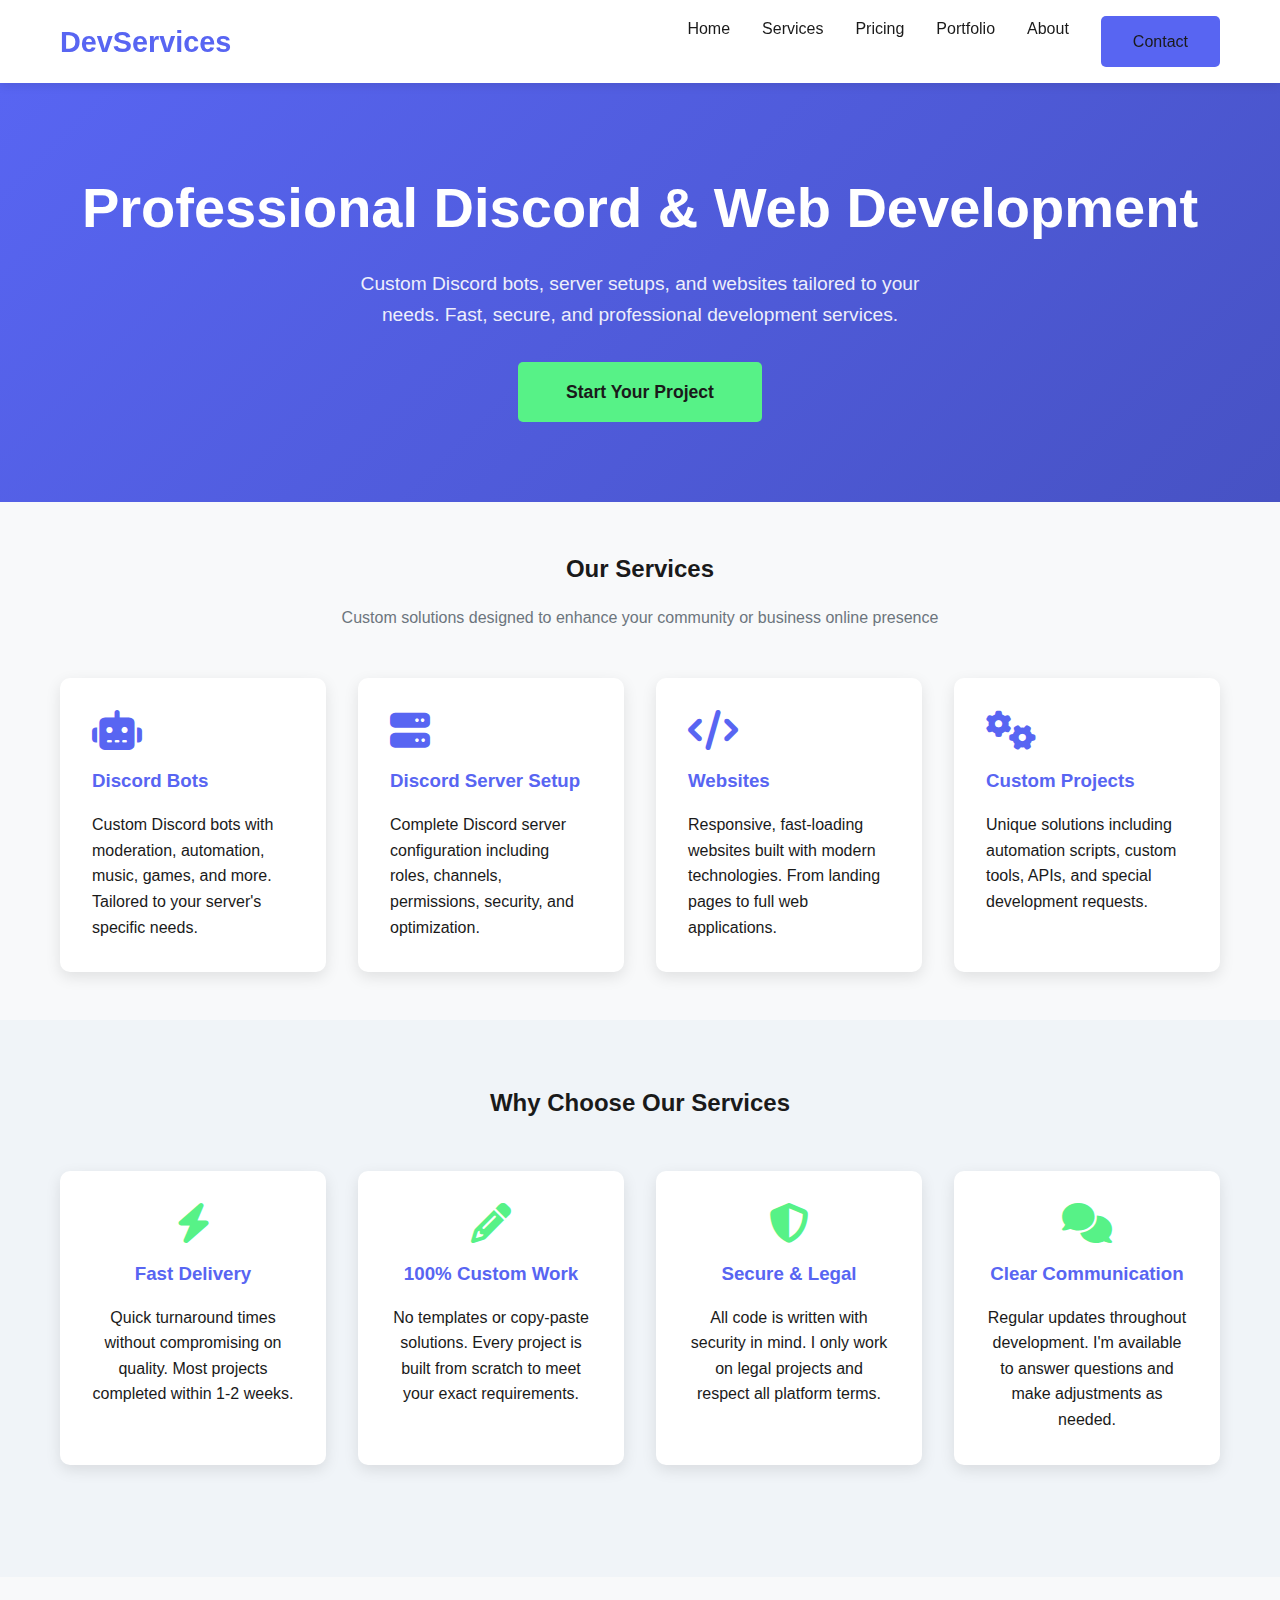
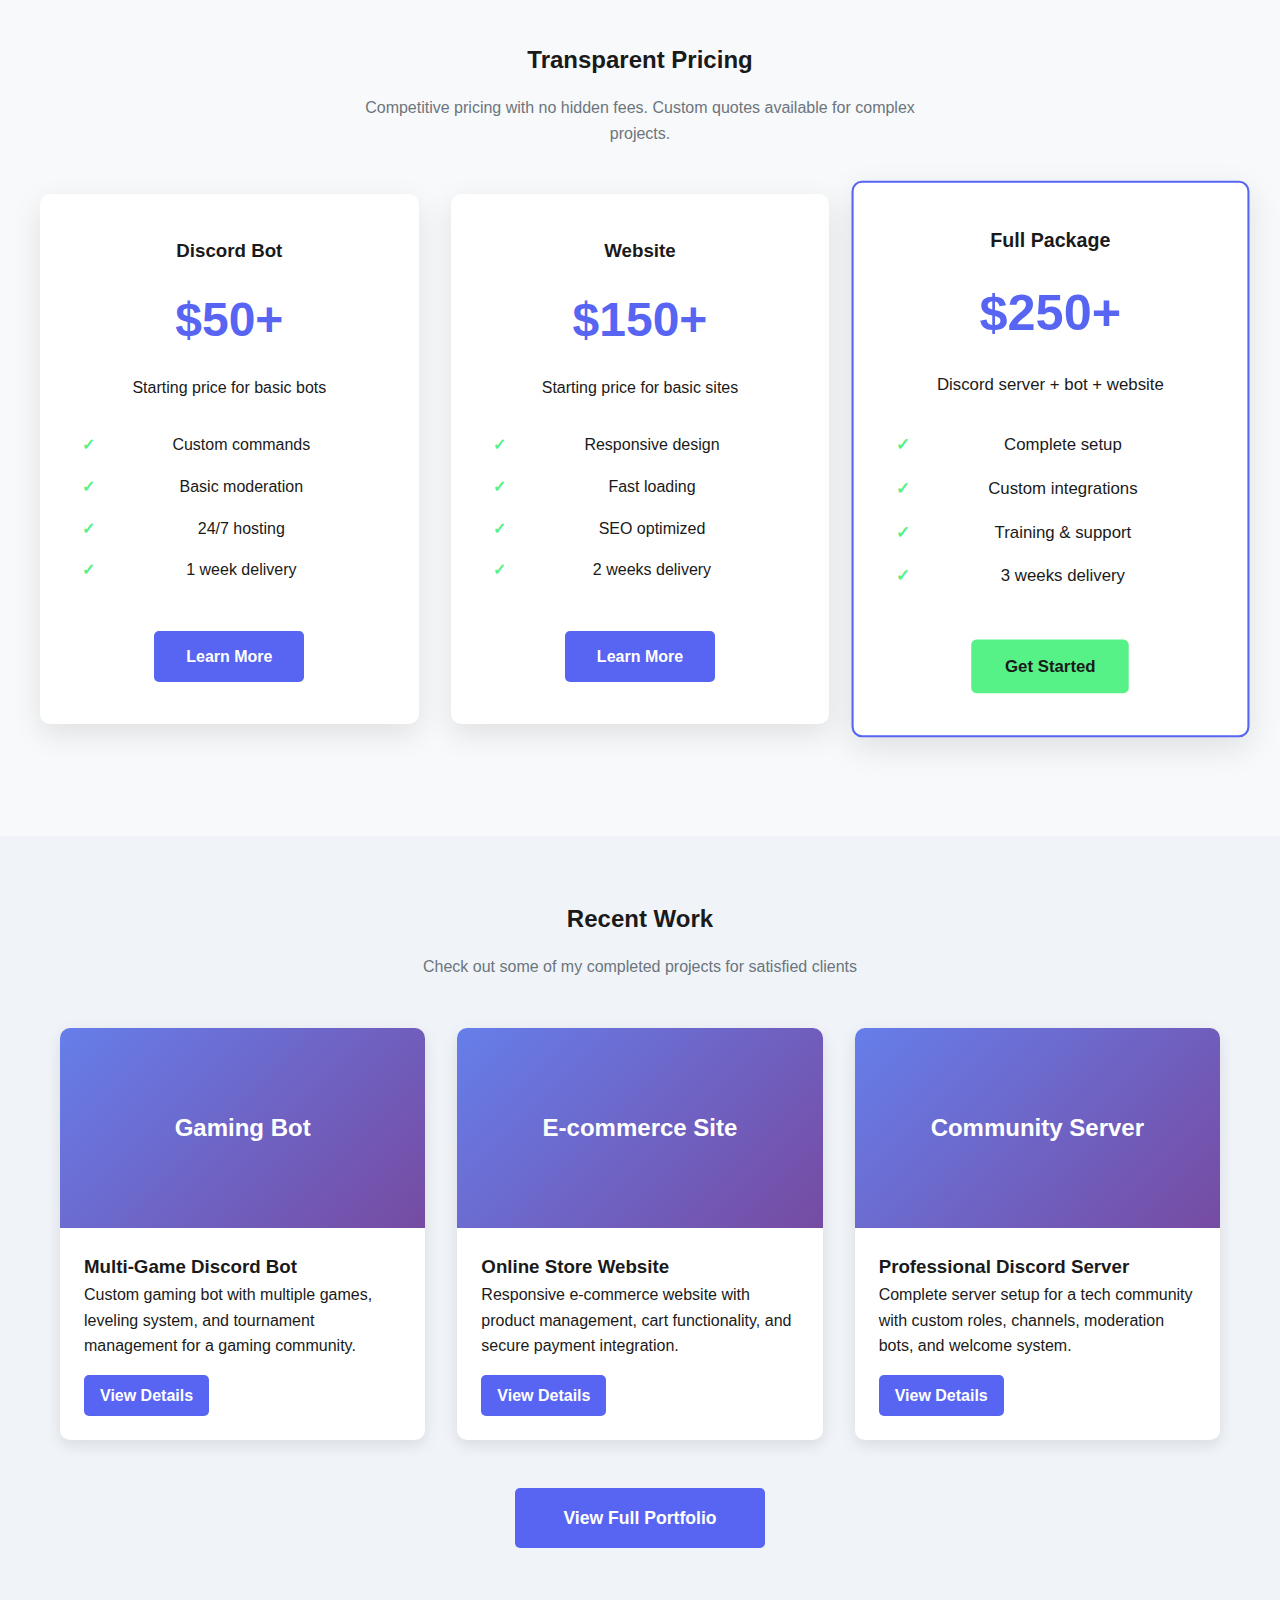
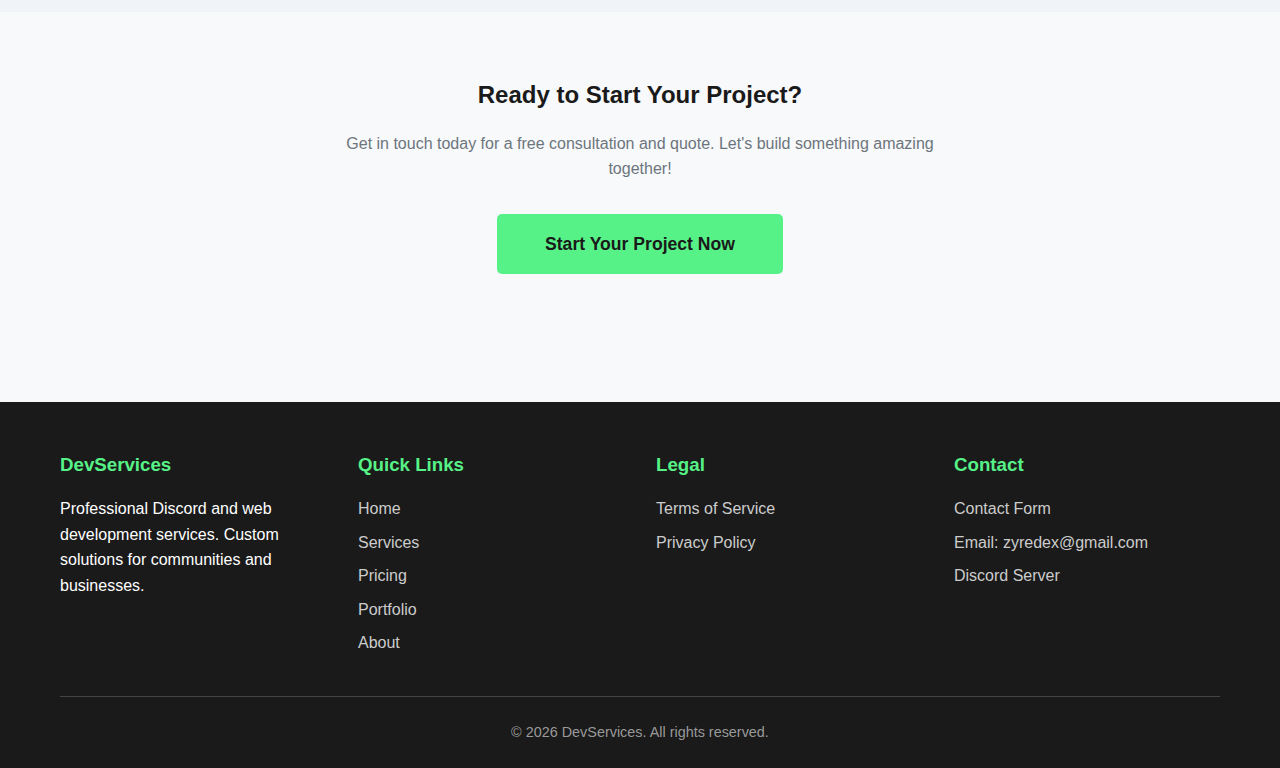
<file: index.html>
<!DOCTYPE html>
<html lang="en">
<head>
    <meta charset="UTF-8">
    <meta name="viewport" content="width=device-width, initial-scale=1.0">
    <title>Dev Services - Professional Discord & Web Development</title>
    <link rel="stylesheet" href="assets/css/style.css">
    <link rel="stylesheet" href="https://cdnjs.cloudflare.com/ajax/libs/font-awesome/6.4.0/css/all.min.css">
</head>
<body>
    <!-- Navigation -->
    <nav class="navbar">
        <div class="container nav-container">
            <a href="index.html" class="logo">DevServices</a>
            <button class="mobile-menu-btn" id="mobileMenuBtn">
                <i class="fas fa-bars"></i>
            </button>
            <ul class="nav-links" id="navLinks">
                <li><a href="index.html">Home</a></li>
                <li><a href="services.html">Services</a></li>
                <li><a href="pricing.html">Pricing</a></li>
                <li><a href="portfolio.html">Portfolio</a></li>
                <li><a href="about.html">About</a></li>
                <li><a href="contact.html" class="btn">Contact</a></li>
            </ul>
        </div>
    </nav>

    <!-- Hero Section -->
    <section class="hero">
        <div class="container">
            <h1>Professional Discord & Web Development</h1>
            <p>Custom Discord bots, server setups, and websites tailored to your needs. Fast, secure, and professional development services.</p>
            <a href="contact.html" class="btn btn-large btn-secondary">Start Your Project</a>
        </div>
    </section>

    <!-- Services Overview -->
    <section class="container">
        <h2 style="text-align: center; margin: 3rem 0 1rem;">Our Services</h2>
        <p style="text-align: center; max-width: 600px; margin: 0 auto 2rem; color: var(--gray);">
            Custom solutions designed to enhance your community or business online presence
        </p>
        
        <div class="cards">
            <div class="card">
                <i class="fas fa-robot" style="font-size: 2.5rem; color: var(--primary); margin-bottom: 1rem;"></i>
                <h3>Discord Bots</h3>
                <p>Custom Discord bots with moderation, automation, music, games, and more. Tailored to your server's specific needs.</p>
            </div>
            <div class="card">
                <i class="fas fa-server" style="font-size: 2.5rem; color: var(--primary); margin-bottom: 1rem;"></i>
                <h3>Discord Server Setup</h3>
                <p>Complete Discord server configuration including roles, channels, permissions, security, and optimization.</p>
            </div>
            <div class="card">
                <i class="fas fa-code" style="font-size: 2.5rem; color: var(--primary); margin-bottom: 1rem;"></i>
                <h3>Websites</h3>
                <p>Responsive, fast-loading websites built with modern technologies. From landing pages to full web applications.</p>
            </div>
            <div class="card">
                <i class="fas fa-cogs" style="font-size: 2.5rem; color: var(--primary); margin-bottom: 1rem;"></i>
                <h3>Custom Projects</h3>
                <p>Unique solutions including automation scripts, custom tools, APIs, and special development requests.</p>
            </div>
        </div>
    </section>

    <!-- Why Choose Me -->
    <section style="background-color: #f0f4f8; padding: 4rem 0;">
        <div class="container">
            <h2 style="text-align: center; margin-bottom: 3rem;">Why Choose Our Services</h2>
            <div class="cards">
                <div class="card" style="text-align: center;">
                    <i class="fas fa-bolt" style="font-size: 2.5rem; color: var(--secondary); margin-bottom: 1rem;"></i>
                    <h3>Fast Delivery</h3>
                    <p>Quick turnaround times without compromising on quality. Most projects completed within 1-2 weeks.</p>
                </div>
                <div class="card" style="text-align: center;">
                    <i class="fas fa-pencil-alt" style="font-size: 2.5rem; color: var(--secondary); margin-bottom: 1rem;"></i>
                    <h3>100% Custom Work</h3>
                    <p>No templates or copy-paste solutions. Every project is built from scratch to meet your exact requirements.</p>
                </div>
                <div class="card" style="text-align: center;">
                    <i class="fas fa-shield-alt" style="font-size: 2.5rem; color: var(--secondary); margin-bottom: 1rem;"></i>
                    <h3>Secure & Legal</h3>
                    <p>All code is written with security in mind. I only work on legal projects and respect all platform terms.</p>
                </div>
                <div class="card" style="text-align: center;">
                    <i class="fas fa-comments" style="font-size: 2.5rem; color: var(--secondary); margin-bottom: 1rem;"></i>
                    <h3>Clear Communication</h3>
                    <p>Regular updates throughout development. I'm available to answer questions and make adjustments as needed.</p>
                </div>
            </div>
        </div>
    </section>

    <!-- Pricing Preview -->
    <section class="container" style="padding: 4rem 0;">
        <h2 style="text-align: center; margin-bottom: 1rem;">Transparent Pricing</h2>
        <p style="text-align: center; max-width: 600px; margin: 0 auto 3rem; color: var(--gray);">
            Competitive pricing with no hidden fees. Custom quotes available for complex projects.
        </p>
        
        <div class="pricing-cards">
            <div class="pricing-card">
                <h3>Discord Bot</h3>
                <div class="price">$50+</div>
                <p>Starting price for basic bots</p>
                <ul class="feature-list">
                    <li>Custom commands</li>
                    <li>Basic moderation</li>
                    <li>24/7 hosting</li>
                    <li>1 week delivery</li>
                </ul>
                <a href="pricing.html" class="btn" style="margin-top: 1rem;">Learn More</a>
            </div>
            
            <div class="pricing-card">
                <h3>Website</h3>
                <div class="price">$150+</div>
                <p>Starting price for basic sites</p>
                <ul class="feature-list">
                    <li>Responsive design</li>
                    <li>Fast loading</li>
                    <li>SEO optimized</li>
                    <li>2 weeks delivery</li>
                </ul>
                <a href="pricing.html" class="btn" style="margin-top: 1rem;">Learn More</a>
            </div>
            
            <div class="pricing-card featured">
                <h3>Full Package</h3>
                <div class="price">$250+</div>
                <p>Discord server + bot + website</p>
                <ul class="feature-list">
                    <li>Complete setup</li>
                    <li>Custom integrations</li>
                    <li>Training & support</li>
                    <li>3 weeks delivery</li>
                </ul>
                <a href="contact.html" class="btn btn-secondary" style="margin-top: 1rem;">Get Started</a>
            </div>
        </div>
    </section>

    <!-- Portfolio Preview -->
    <section style="background-color: #f0f4f8; padding: 4rem 0;">
        <div class="container">
            <h2 style="text-align: center; margin-bottom: 1rem;">Recent Work</h2>
            <p style="text-align: center; max-width: 600px; margin: 0 auto 3rem; color: var(--gray);">
                Check out some of my completed projects for satisfied clients
            </p>
            
            <div class="portfolio-grid">
                <div class="portfolio-item">
                    <div class="portfolio-img">Gaming Bot</div>
                    <div class="portfolio-content">
                        <h3>Multi-Game Discord Bot</h3>
                        <p>Custom gaming bot with multiple games, leveling system, and tournament management for a gaming community.</p>
                        <a href="portfolio.html" class="btn" style="margin-top: 1rem; padding: 0.5rem 1rem;">View Details</a>
                    </div>
                </div>
                
                <div class="portfolio-item">
                    <div class="portfolio-img">E-commerce Site</div>
                    <div class="portfolio-content">
                        <h3>Online Store Website</h3>
                        <p>Responsive e-commerce website with product management, cart functionality, and secure payment integration.</p>
                        <a href="portfolio.html" class="btn" style="margin-top: 1rem; padding: 0.5rem 1rem;">View Details</a>
                    </div>
                </div>
                
                <div class="portfolio-item">
                    <div class="portfolio-img">Community Server</div>
                    <div class="portfolio-content">
                        <h3>Professional Discord Server</h3>
                        <p>Complete server setup for a tech community with custom roles, channels, moderation bots, and welcome system.</p>
                        <a href="portfolio.html" class="btn" style="margin-top: 1rem; padding: 0.5rem 1rem;">View Details</a>
                    </div>
                </div>
            </div>
            
            <div style="text-align: center; margin-top: 3rem;">
                <a href="portfolio.html" class="btn btn-large">View Full Portfolio</a>
            </div>
        </div>
    </section>

    <!-- Call to Action -->
    <section class="container" style="padding: 4rem 0; text-align: center;">
        <h2 style="margin-bottom: 1rem;">Ready to Start Your Project?</h2>
        <p style="max-width: 600px; margin: 0 auto 2rem; color: var(--gray);">
            Get in touch today for a free consultation and quote. Let's build something amazing together!
        </p>
        <a href="contact.html" class="btn btn-large btn-secondary">Start Your Project Now</a>
    </section>

    <!-- Footer -->
    <footer class="footer">
        <div class="container">
            <div class="footer-content">
                <div class="footer-section">
                    <h3>DevServices</h3>
                    <p>Professional Discord and web development services. Custom solutions for communities and businesses.</p>
                </div>
                
                <div class="footer-section">
                    <h3>Quick Links</h3>
                    <ul class="footer-links">
                        <li><a href="index.html">Home</a></li>
                        <li><a href="services.html">Services</a></li>
                        <li><a href="pricing.html">Pricing</a></li>
                        <li><a href="portfolio.html">Portfolio</a></li>
                        <li><a href="about.html">About</a></li>
                    </ul>
                </div>
                
                <div class="footer-section">
                    <h3>Legal</h3>
                    <ul class="footer-links">
                        <li><a href="terms.html">Terms of Service</a></li>
                        <li><a href="privacy.html">Privacy Policy</a></li>
                    </ul>
                </div>
                
                <div class="footer-section">
                    <h3>Contact</h3>
                    <ul class="footer-links">
                        <li><a href="contact.html">Contact Form</a></li>
                        <li><a href="mailto:contact@devservices.com">Email: zyredex@gmail.com</a></li>
                        <li><a href="https://discord.gg/JgxsvNQJrV">Discord Server</a></li>
                    </ul>
                </div>
            </div>
            
            <div class="copyright">
                <p>&copy; 2026 DevServices. All rights reserved.</p>
            </div>
        </div>
    </footer>

    <script src="assets/js/script.js"></script>
</body>
</html>
</file>
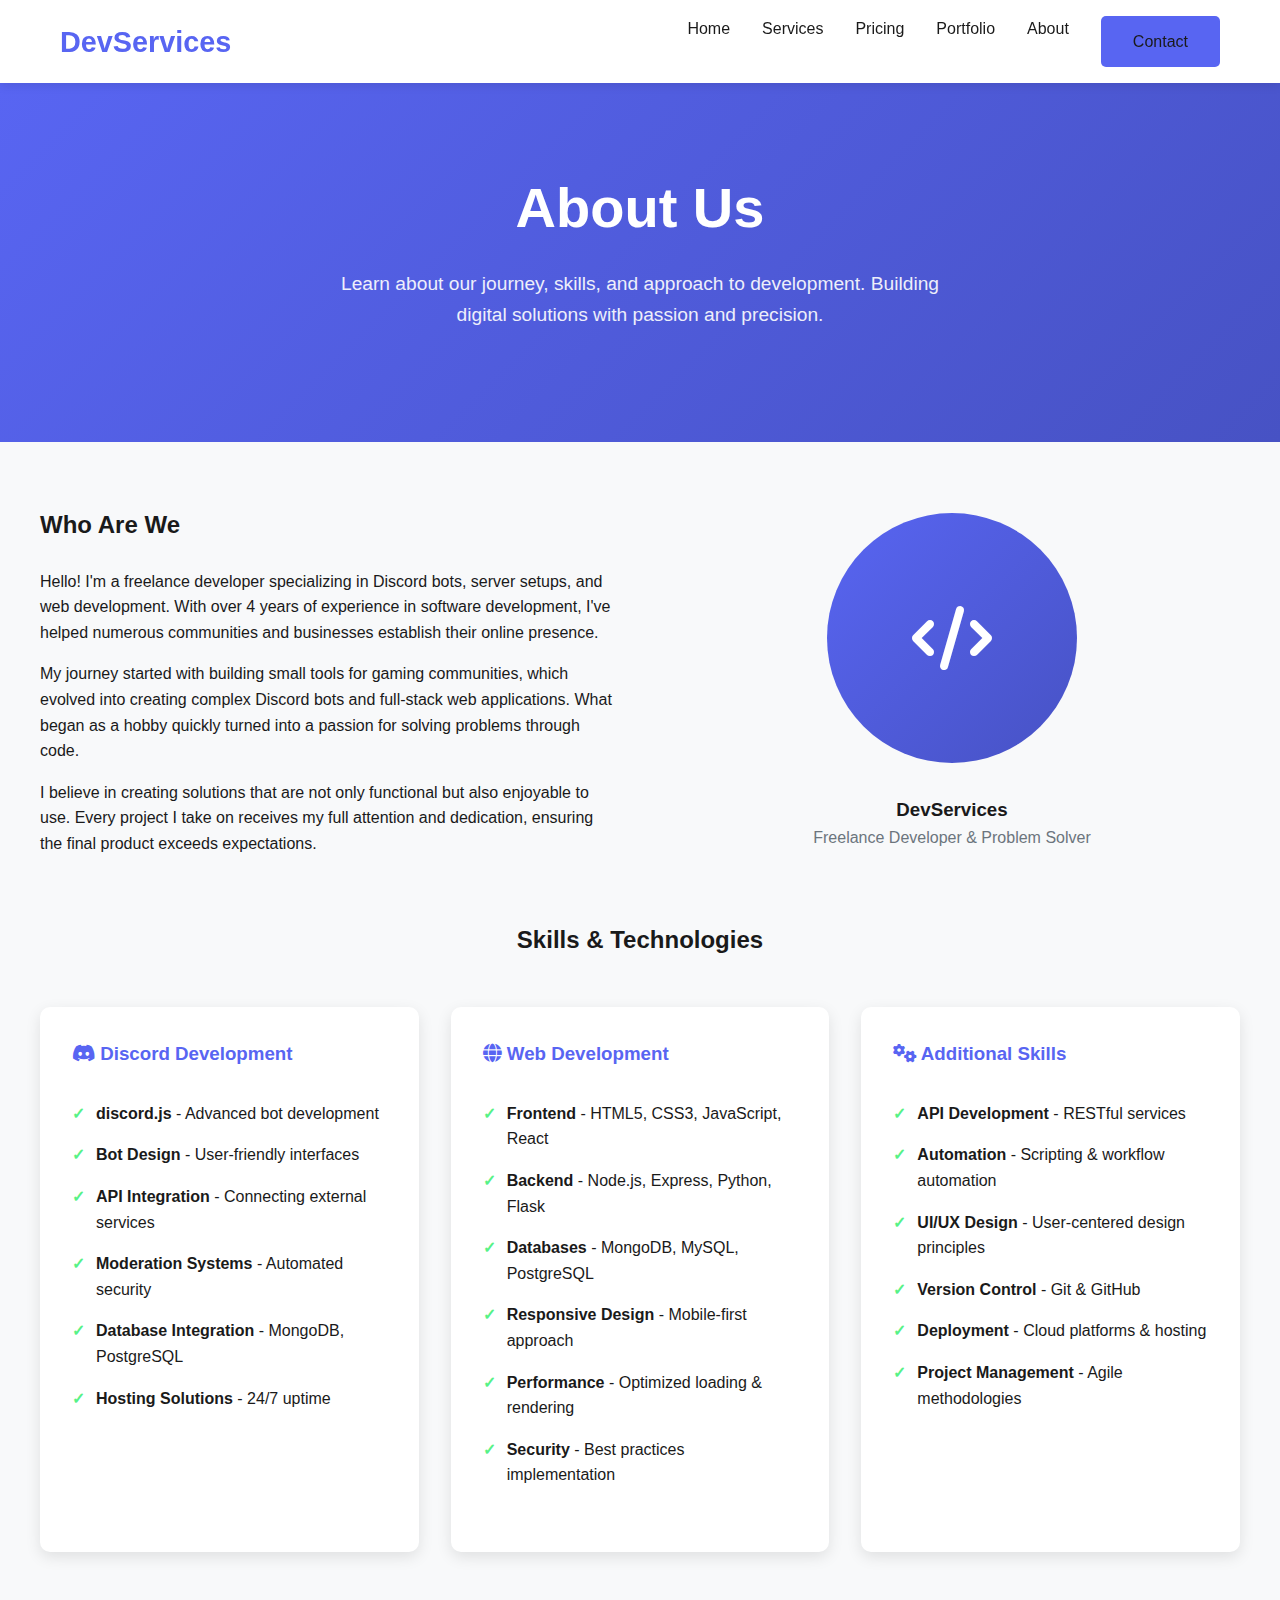
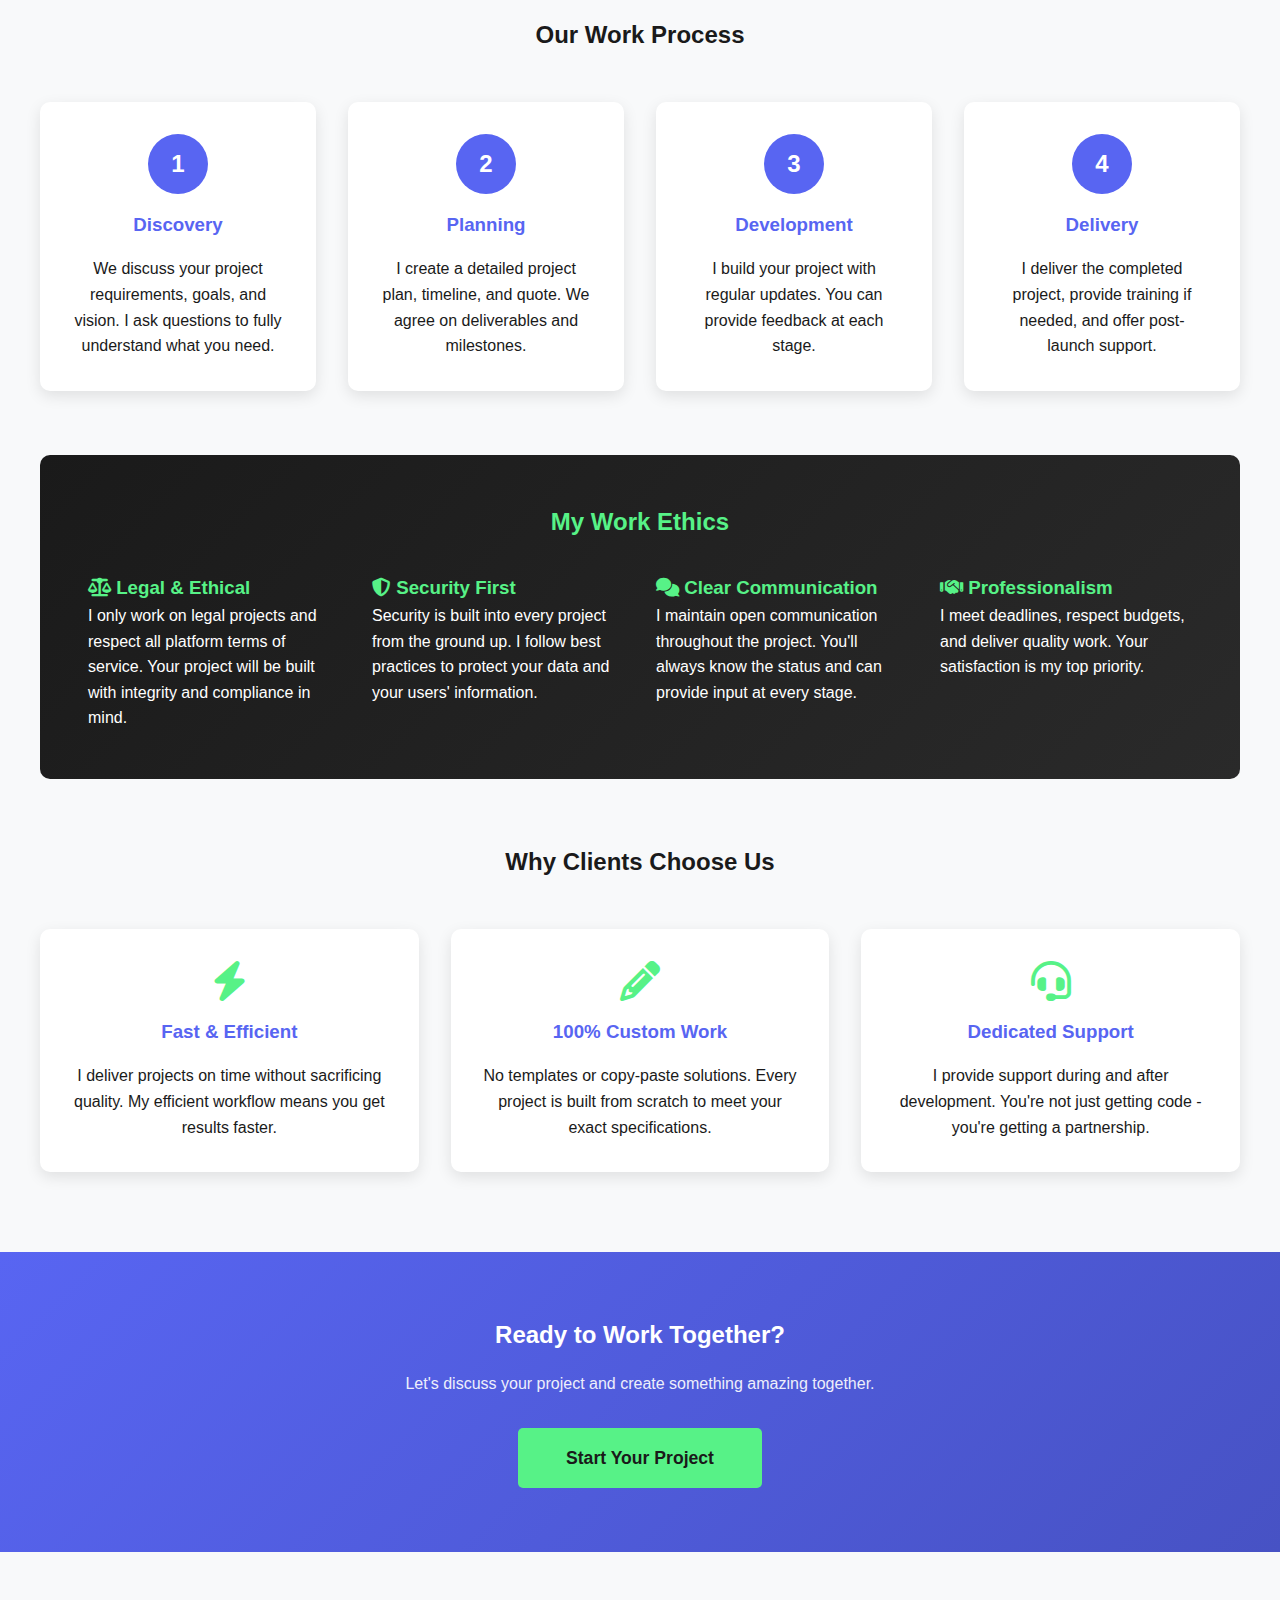
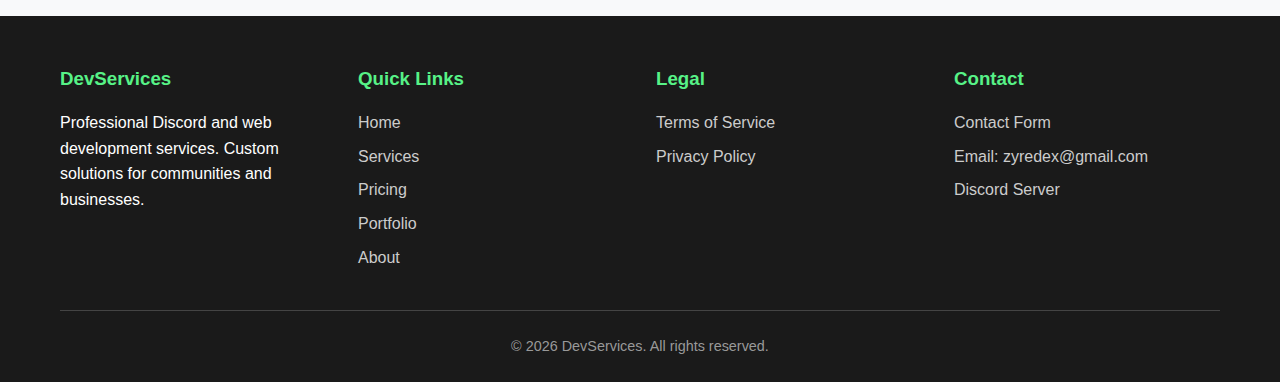
<file: about.html>
<!DOCTYPE html>
<html lang="en">
<head>
    <meta charset="UTF-8">
    <meta name="viewport" content="width=device-width, initial-scale=1.0">
    <title>About - DevServices | About Us & Our Work</title>
    <link rel="stylesheet" href="assets/css/style.css">
    <link rel="stylesheet" href="https://cdnjs.cloudflare.com/ajax/libs/font-awesome/6.4.0/css/all.min.css">
</head>
<body>
    <!-- Navigation -->
    <nav class="navbar">
        <div class="container nav-container">
            <a href="index.html" class="logo">DevServices</a>
            <button class="mobile-menu-btn" id="mobileMenuBtn">
                <i class="fas fa-bars"></i>
            </button>
            <ul class="nav-links" id="navLinks">
                <li><a href="index.html">Home</a></li>
                <li><a href="services.html">Services</a></li>
                <li><a href="pricing.html">Pricing</a></li>
                <li><a href="portfolio.html">Portfolio</a></li>
                <li><a href="about.html" class="active">About</a></li>
                <li><a href="contact.html" class="btn">Contact</a></li>
            </ul>
        </div>
    </nav>

    <!-- Hero Section -->
    <section class="hero">
        <div class="container">
            <h1>About Us</h1>
            <p>Learn about our journey, skills, and approach to development. Building digital solutions with passion and precision.</p>
        </div>
    </section>

    <!-- About Content -->
    <section class="container" style="padding: 4rem 0 2rem;">
        <div style="display: grid; grid-template-columns: 1fr 1fr; gap: 3rem; align-items: center; margin-bottom: 4rem;">
            <div>
                <h2 style="margin-bottom: 1.5rem;">Who Are We</h2>
                <p style="margin-bottom: 1rem;">
                    Hello! I'm a freelance developer specializing in Discord bots, server setups, and web development. With over 4 years of experience in software development, I've helped numerous communities and businesses establish their online presence.
                </p>
                <p style="margin-bottom: 1rem;">
                    My journey started with building small tools for gaming communities, which evolved into creating complex Discord bots and full-stack web applications. What began as a hobby quickly turned into a passion for solving problems through code.
                </p>
                <p>
                    I believe in creating solutions that are not only functional but also enjoyable to use. Every project I take on receives my full attention and dedication, ensuring the final product exceeds expectations.
                </p>
            </div>
            
            <div style="text-align: center;">
                <div style="width: 250px; height: 250px; background: linear-gradient(135deg, var(--primary) 0%, var(--primary-dark) 100%); border-radius: 50%; margin: 0 auto; display: flex; align-items: center; justify-content: center; color: white; font-size: 4rem;">
                    <i class="fas fa-code"></i>
                </div>
                <div style="margin-top: 2rem;">
                    <h3>DevServices</h3>
                    <p style="color: var(--gray);">Freelance Developer & Problem Solver</p>
                </div>
            </div>
        </div>
        
        <!-- Skills & Technologies -->
        <div style="margin-bottom: 4rem;">
            <h2 style="text-align: center; margin-bottom: 3rem;">Skills & Technologies</h2>
            
            <div class="cards">
                <div class="card">
                    <h3><i class="fab fa-discord"></i> Discord Development</h3>
                    <ul class="feature-list">
                        <li><strong>discord.js</strong> - Advanced bot development</li>
                        <li><strong>Bot Design</strong> - User-friendly interfaces</li>
                        <li><strong>API Integration</strong> - Connecting external services</li>
                        <li><strong>Moderation Systems</strong> - Automated security</li>
                        <li><strong>Database Integration</strong> - MongoDB, PostgreSQL</li>
                        <li><strong>Hosting Solutions</strong> - 24/7 uptime</li>
                    </ul>
                </div>
                
                <div class="card">
                    <h3><i class="fas fa-globe"></i> Web Development</h3>
                    <ul class="feature-list">
                        <li><strong>Frontend</strong> - HTML5, CSS3, JavaScript, React</li>
                        <li><strong>Backend</strong> - Node.js, Express, Python, Flask</li>
                        <li><strong>Databases</strong> - MongoDB, MySQL, PostgreSQL</li>
                        <li><strong>Responsive Design</strong> - Mobile-first approach</li>
                        <li><strong>Performance</strong> - Optimized loading & rendering</li>
                        <li><strong>Security</strong> - Best practices implementation</li>
                    </ul>
                </div>
                
                <div class="card">
                    <h3><i class="fas fa-cogs"></i> Additional Skills</h3>
                    <ul class="feature-list">
                        <li><strong>API Development</strong> - RESTful services</li>
                        <li><strong>Automation</strong> - Scripting & workflow automation</li>
                        <li><strong>UI/UX Design</strong> - User-centered design principles</li>
                        <li><strong>Version Control</strong> - Git & GitHub</li>
                        <li><strong>Deployment</strong> - Cloud platforms & hosting</li>
                        <li><strong>Project Management</strong> - Agile methodologies</li>
                    </ul>
                </div>
            </div>
        </div>
        
        <!-- Work Process -->
        <div style="margin-bottom: 4rem;">
            <h2 style="text-align: center; margin-bottom: 3rem;">Our Work Process</h2>
            
            <div style="display: grid; grid-template-columns: repeat(auto-fit, minmax(250px, 1fr)); gap: 2rem;">
                <div class="card" style="text-align: center;">
                    <div style="width: 60px; height: 60px; background: var(--primary); color: white; border-radius: 50%; display: flex; align-items: center; justify-content: center; font-size: 1.5rem; font-weight: bold; margin: 0 auto 1rem;">1</div>
                    <h3>Discovery</h3>
                    <p>We discuss your project requirements, goals, and vision. I ask questions to fully understand what you need.</p>
                </div>
                
                <div class="card" style="text-align: center;">
                    <div style="width: 60px; height: 60px; background: var(--primary); color: white; border-radius: 50%; display: flex; align-items: center; justify-content: center; font-size: 1.5rem; font-weight: bold; margin: 0 auto 1rem;">2</div>
                    <h3>Planning</h3>
                    <p>I create a detailed project plan, timeline, and quote. We agree on deliverables and milestones.</p>
                </div>
                
                <div class="card" style="text-align: center;">
                    <div style="width: 60px; height: 60px; background: var(--primary); color: white; border-radius: 50%; display: flex; align-items: center; justify-content: center; font-size: 1.5rem; font-weight: bold; margin: 0 auto 1rem;">3</div>
                    <h3>Development</h3>
                    <p>I build your project with regular updates. You can provide feedback at each stage.</p>
                </div>
                
                <div class="card" style="text-align: center;">
                    <div style="width: 60px; height: 60px; background: var(--primary); color: white; border-radius: 50%; display: flex; align-items: center; justify-content: center; font-size: 1.5rem; font-weight: bold; margin: 0 auto 1rem;">4</div>
                    <h3>Delivery</h3>
                    <p>I deliver the completed project, provide training if needed, and offer post-launch support.</p>
                </div>
            </div>
        </div>
        
        <!-- Work Ethics -->
        <div style="background: linear-gradient(135deg, var(--dark) 0%, #2a2a2a 100%); color: white; padding: 3rem; border-radius: 10px; margin-bottom: 4rem;">
            <h2 style="text-align: center; margin-bottom: 2rem; color: var(--secondary);">My Work Ethics</h2>
            
            <div style="display: grid; grid-template-columns: repeat(auto-fit, minmax(250px, 1fr)); gap: 2rem;">
                <div>
                    <h3 style="color: var(--secondary);"><i class="fas fa-balance-scale"></i> Legal & Ethical</h3>
                    <p>I only work on legal projects and respect all platform terms of service. Your project will be built with integrity and compliance in mind.</p>
                </div>
                
                <div>
                    <h3 style="color: var(--secondary);"><i class="fas fa-shield-alt"></i> Security First</h3>
                    <p>Security is built into every project from the ground up. I follow best practices to protect your data and your users' information.</p>
                </div>
                
                <div>
                    <h3 style="color: var(--secondary);"><i class="fas fa-comments"></i> Clear Communication</h3>
                    <p>I maintain open communication throughout the project. You'll always know the status and can provide input at every stage.</p>
                </div>
                
                <div>
                    <h3 style="color: var(--secondary);"><i class="fas fa-handshake"></i> Professionalism</h3>
                    <p>I meet deadlines, respect budgets, and deliver quality work. Your satisfaction is my top priority.</p>
                </div>
            </div>
        </div>
        
        <!-- Why Choose Me -->
        <div>
            <h2 style="text-align: center; margin-bottom: 3rem;">Why Clients Choose Us</h2>
            
            <div class="cards">
                <div class="card" style="text-align: center;">
                    <i class="fas fa-bolt" style="font-size: 2.5rem; color: var(--secondary); margin-bottom: 1rem;"></i>
                    <h3>Fast & Efficient</h3>
                    <p>I deliver projects on time without sacrificing quality. My efficient workflow means you get results faster.</p>
                </div>
                
                <div class="card" style="text-align: center;">
                    <i class="fas fa-pencil-alt" style="font-size: 2.5rem; color: var(--secondary); margin-bottom: 1rem;"></i>
                    <h3>100% Custom Work</h3>
                    <p>No templates or copy-paste solutions. Every project is built from scratch to meet your exact specifications.</p>
                </div>
                
                <div class="card" style="text-align: center;">
                    <i class="fas fa-headset" style="font-size: 2.5rem; color: var(--secondary); margin-bottom: 1rem;"></i>
                    <h3>Dedicated Support</h3>
                    <p>I provide support during and after development. You're not just getting code - you're getting a partnership.</p>
                </div>
            </div>
        </div>
    </section>

    <!-- CTA -->
    <section style="background: linear-gradient(135deg, var(--primary) 0%, var(--primary-dark) 100%); color: white; padding: 4rem 0; text-align: center;">
        <div class="container">
            <h2 style="margin-bottom: 1rem;">Ready to Work Together?</h2>
            <p style="max-width: 600px; margin: 0 auto 2rem; opacity: 0.9;">
                Let's discuss your project and create something amazing together.
            </p>
            <a href="contact.html" class="btn btn-secondary btn-large">Start Your Project</a>
        </div>
    </section>

    <!-- Footer -->
    <footer class="footer">
        <div class="container">
            <div class="footer-content">
                <div class="footer-section">
                    <h3>DevServices</h3>
                    <p>Professional Discord and web development services. Custom solutions for communities and businesses.</p>
                </div>
                
                <div class="footer-section">
                    <h3>Quick Links</h3>
                    <ul class="footer-links">
                        <li><a href="index.html">Home</a></li>
                        <li><a href="services.html">Services</a></li>
                        <li><a href="pricing.html">Pricing</a></li>
                        <li><a href="portfolio.html">Portfolio</a></li>
                        <li><a href="about.html">About</a></li>
                    </ul>
                </div>
                
                <div class="footer-section">
                    <h3>Legal</h3>
                    <ul class="footer-links">
                        <li><a href="terms.html">Terms of Service</a></li>
                        <li><a href="privacy.html">Privacy Policy</a></li>
                    </ul>
                </div>
                
                <div class="footer-section">
                    <h3>Contact</h3>
                    <ul class="footer-links">
                        <li><a href="contact.html">Contact Form</a></li>
                        <li><a href="mailto:contact@devservices.com">Email: zyredex@gmail.com</a></li>
                        <li><a href="https://discord.gg/example">Discord Server</a></li>
                    </ul>
                </div>
            </div>
            
            <div class="copyright">
                <p>&copy; 2026 DevServices. All rights reserved.</p>
            </div>
        </div>
    </footer>

    <script src="assets/js/script.js"></script>
</body>
</html>
</file>
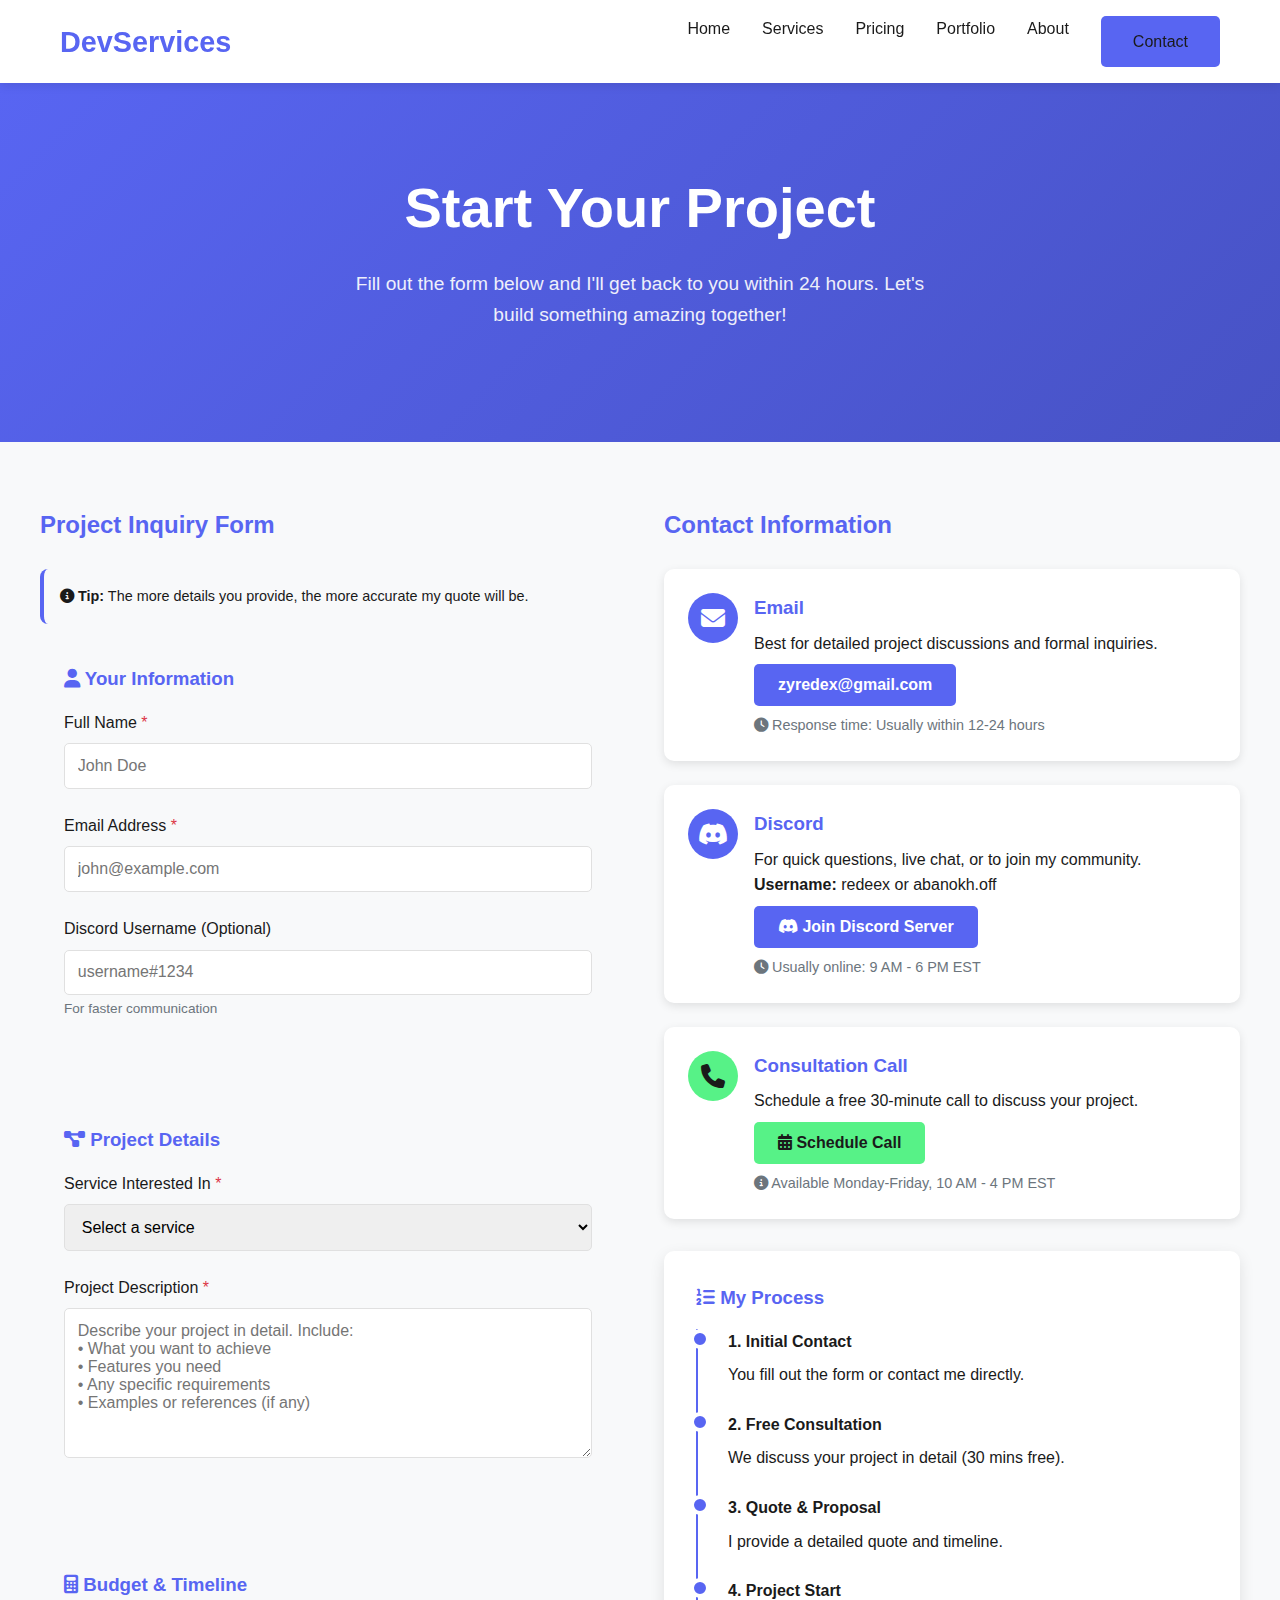
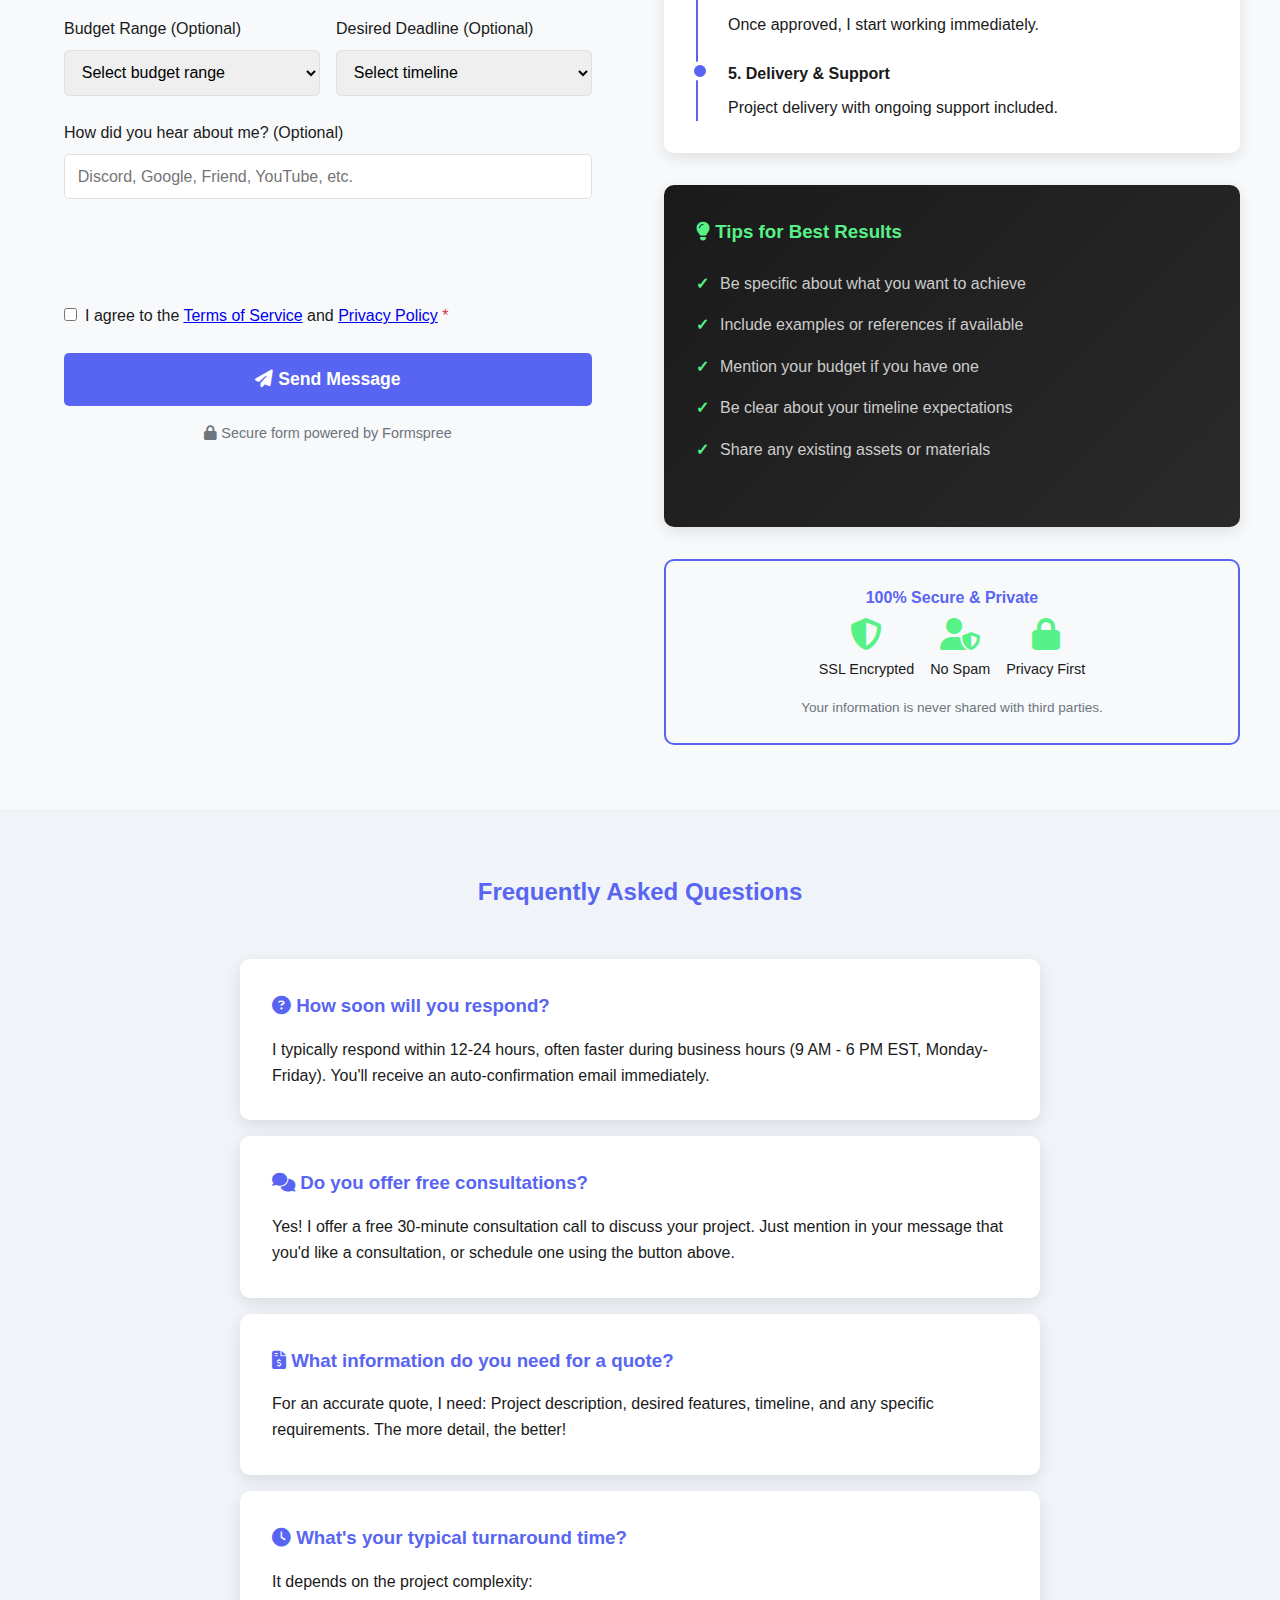
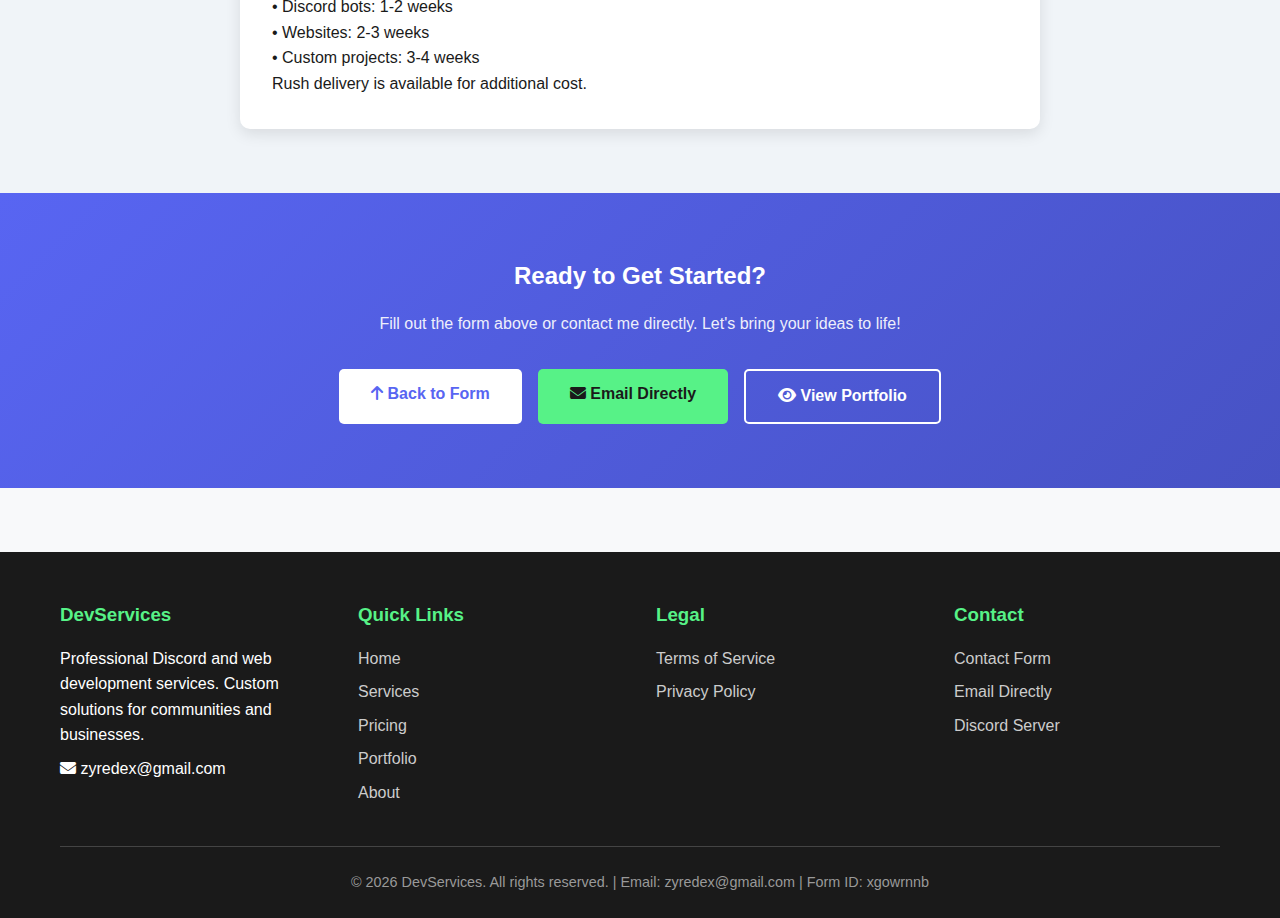
<file: contact.html>
<!DOCTYPE html>
<html lang="en">
<head>
    <meta charset="UTF-8">
    <meta name="viewport" content="width=device-width, initial-scale=1.0">
    <title>Contact - DevServices | Start Your Project</title>
    <link rel="stylesheet" href="assets/css/style.css">
    <link rel="stylesheet" href="https://cdnjs.cloudflare.com/ajax/libs/font-awesome/6.4.0/css/all.min.css" media="print" onload="this.media='all'">
    <noscript>
        <link rel="stylesheet" href="https://cdnjs.cloudflare.com/ajax/libs/font-awesome/6.4.0/css/all.min.css">
    </noscript>
    <style>
        /* Additional styles for contact page */
        .contact-method {
            display: flex;
            align-items: flex-start;
            gap: 1rem;
            margin-bottom: 1.5rem;
            padding: 1.5rem;
            background: white;
            border-radius: 10px;
            box-shadow: 0 3px 10px rgba(0,0,0,0.1);
        }
        
        .contact-icon {
            width: 50px;
            height: 50px;
            background: var(--primary);
            color: white;
            border-radius: 50%;
            display: flex;
            align-items: center;
            justify-content: center;
            font-size: 1.5rem;
            flex-shrink: 0;
        }
        
        .contact-info h3 {
            margin-bottom: 0.5rem;
            color: var(--primary);
        }
        
        .form-note {
            background: #f8f9fa;
            padding: 1rem;
            border-radius: 8px;
            margin: 1rem 0;
            font-size: 0.9rem;
            border-left: 4px solid var(--primary);
        }
        
        .required {
            color: #dc3545;
        }
        
        @media (max-width: 768px) {
            .contact-method {
                flex-direction: column;
                text-align: center;
            }
            
            .contact-icon {
                margin: 0 auto;
            }
        }
    </style>
</head>
<body>
    <!-- Navigation -->
    <nav class="navbar">
        <div class="container nav-container">
            <a href="index.html" class="logo">DevServices</a>
            <button class="mobile-menu-btn" id="mobileMenuBtn">
                <i class="fas fa-bars"></i>
            </button>
            <ul class="nav-links" id="navLinks">
                <li><a href="index.html">Home</a></li>
                <li><a href="services.html">Services</a></li>
                <li><a href="pricing.html">Pricing</a></li>
                <li><a href="portfolio.html">Portfolio</a></li>
                <li><a href="about.html">About</a></li>
                <li><a href="contact.html" class="btn active">Contact</a></li>
            </ul>
        </div>
    </nav>

    <!-- Hero Section -->
    <section class="hero">
        <div class="container">
            <h1>Start Your Project</h1>
            <p>Fill out the form below and I'll get back to you within 24 hours. Let's build something amazing together!</p>
        </div>
    </section>

    <!-- Contact Form & Info -->
    <section class="container" style="padding: 4rem 0;">
        <div style="display: grid; grid-template-columns: 1fr 1fr; gap: 3rem;">
            <!-- Left Column: Contact Form -->
            <div>
                <h2 style="margin-bottom: 1.5rem; color: var(--primary);">Project Inquiry Form</h2>
                
                <div class="form-note">
                    <p><i class="fas fa-info-circle"></i> <strong>Tip:</strong> The more details you provide, the more accurate my quote will be.</p>
                </div>
                
                <form id="contactForm" action="https://formspree.io/f/xgowrnnb" method="POST">
                    <!-- Formspree Hidden Fields -->
                    <input type="hidden" name="_replyto" value="zyredex@gmail.com">
                    <input type="hidden" name="_subject" value="New Project Inquiry - DevServices">
                    <input type="hidden" name="_cc" value="zyredex@gmail.com">
                    
                    <!-- Personal Information -->
                    <div style="background: #f8f9fa; padding: 1.5rem; border-radius: 10px; margin-bottom: 2rem;">
                        <h3 style="margin-bottom: 1rem; color: var(--primary);"><i class="fas fa-user"></i> Your Information</h3>
                        
                        <div class="form-group">
                            <label for="name">Full Name <span class="required">*</span></label>
                            <input type="text" id="name" name="name" class="form-control" required placeholder="John Doe">
                        </div>
                        
                        <div class="form-group">
                            <label for="email">Email Address <span class="required">*</span></label>
                            <input type="email" id="email" name="email" class="form-control" required placeholder="john@example.com">
                        </div>
                        
                        <div class="form-group">
                            <label for="discord">Discord Username (Optional)</label>
                            <input type="text" id="discord" name="discord" class="form-control" placeholder="username#1234">
                            <small style="color: var(--gray); font-size: 0.85rem;">For faster communication</small>
                        </div>
                    </div>
                    
                    <!-- Project Details -->
                    <div style="background: #f8f9fa; padding: 1.5rem; border-radius: 10px; margin-bottom: 2rem;">
                        <h3 style="margin-bottom: 1rem; color: var(--primary);"><i class="fas fa-project-diagram"></i> Project Details</h3>
                        
                        <div class="form-group">
                            <label for="service">Service Interested In <span class="required">*</span></label>
                            <select id="service" name="service" class="form-control" required>
                                <option value="">Select a service</option>
                                <option value="discord-bot">Discord Bot Development</option>
                                <option value="server-setup">Discord Server Setup</option>
                                <option value="website">Website Development</option>
                                <option value="custom">Custom Project</option>
                                <option value="multiple">Multiple Services</option>
                                <option value="other">Other/Not Sure</option>
                            </select>
                        </div>
                        
                        <div class="form-group">
                            <label for="message">Project Description <span class="required">*</span></label>
                            <textarea id="message" name="message" class="form-control" required 
                                      placeholder="Describe your project in detail. Include:
• What you want to achieve
• Features you need
• Any specific requirements
• Examples or references (if any)"
                                      rows="6"></textarea>
                        </div>
                    </div>
                    
                    <!-- Budget & Timeline -->
                    <div style="background: #f8f9fa; padding: 1.5rem; border-radius: 10px; margin-bottom: 2rem;">
                        <h3 style="margin-bottom: 1rem; color: var(--primary);"><i class="fas fa-calculator"></i> Budget & Timeline</h3>
                        
                        <div style="display: grid; grid-template-columns: 1fr 1fr; gap: 1rem;">
                            <div class="form-group">
                                <label for="budget">Budget Range (Optional)</label>
                                <select id="budget" name="budget" class="form-control">
                                    <option value="">Select budget range</option>
                                    <option value="50-150">$50 - $150</option>
                                    <option value="150-300">$150 - $300</option>
                                    <option value="300-500">$300 - $500</option>
                                    <option value="500-1000">$500 - $1,000</option>
                                    <option value="1000+">$1,000+</option>
                                    <option value="not-sure">Not sure/Need quote</option>
                                </select>
                            </div>
                            
                            <div class="form-group">
                                <label for="deadline">Desired Deadline (Optional)</label>
                                <select id="deadline" name="deadline" class="form-control">
                                    <option value="">Select timeline</option>
                                    <option value="1-week">Within 1 week</option>
                                    <option value="2-weeks">Within 2 weeks</option>
                                    <option value="1-month">Within 1 month</option>
                                    <option value="flexible">Flexible/No rush</option>
                                </select>
                            </div>
                        </div>
                        
                        <div class="form-group">
                            <label for="reference">How did you hear about me? (Optional)</label>
                            <input type="text" id="reference" name="reference" class="form-control" placeholder="Discord, Google, Friend, YouTube, etc.">
                        </div>
                    </div>
                    
                    <!-- Terms & Submit -->
                    <div style="background: #f8f9fa; padding: 1.5rem; border-radius: 10px; margin-bottom: 2rem;">
                        <!-- Honeypot for spam protection -->
                        <input type="text" name="_gotcha" style="display:none">
                        
                        <div class="form-group">
                            <label style="display: flex; align-items: flex-start; gap: 0.5rem; cursor: pointer;">
                                <input type="checkbox" name="agree" required style="margin-top: 0.3rem;">
                                <span>
                                    I agree to the <a href="terms.html" target="_blank">Terms of Service</a> and <a href="privacy.html" target="_blank">Privacy Policy</a> <span class="required">*</span>
                                </span>
                            </label>
                        </div>
                        
                        <button type="submit" class="btn btn-large" style="width: 100%; background: var(--primary);" id="submitBtn">
                            <i class="fas fa-paper-plane"></i> Send Message
                        </button>
                        
                        <p style="text-align: center; margin-top: 1rem; font-size: 0.9rem; color: var(--gray);">
                            <i class="fas fa-lock"></i> Secure form powered by Formspree
                        </p>
                    </div>
                </form>
                
                <!-- Success Message -->
                <div id="form-success" style="display: none; background: var(--secondary); color: var(--dark); padding: 2rem; border-radius: 10px; margin-top: 2rem; text-align: center;">
                    <div style="font-size: 3rem; margin-bottom: 1rem;">
                        <i class="fas fa-check-circle"></i>
                    </div>
                    <h3>Message Sent Successfully!</h3>
                    <p style="margin: 1rem 0;">Thank you for your inquiry. I will get back to you within 24 hours.</p>
                    <div style="background: rgba(255,255,255,0.2); padding: 1rem; border-radius: 8px; margin-top: 1rem;">
                        <h4>What happens next:</h4>
                        <ol style="text-align: left; padding-left: 1.5rem; margin-top: 0.5rem;">
                            <li>Check your email for confirmation</li>
                            <li>I'll review your project details</li>
                            <li>You'll receive a detailed quote</li>
                            <li>We'll schedule a free consultation</li>
                        </ol>
                    </div>
                    <div style="margin-top: 1.5rem;">
                        <a href="index.html" class="btn" style="margin-right: 0.5rem;">Return Home</a>
                        <a href="portfolio.html" class="btn" style="background: white; color: var(--primary);">View Portfolio</a>
                    </div>
                </div>
                
                <!-- Error Message -->
                <div id="form-error" style="display: none; background: #ff6b6b; color: white; padding: 2rem; border-radius: 10px; margin-top: 2rem; text-align: center;">
                    <div style="font-size: 3rem; margin-bottom: 1rem;">
                        <i class="fas fa-exclamation-triangle"></i>
                    </div>
                    <h3>Error Sending Message</h3>
                    <p style="margin: 1rem 0;">There was an error submitting your form. Please try again or contact me directly.</p>
                    <div style="margin-top: 1.5rem;">
                        <a href="mailto:zyredex@gmail.com" class="btn" style="background: white; color: #ff6b6b;">Email Me Directly</a>
                    </div>
                </div>
            </div>
            
            <!-- Right Column: Contact Information -->
            <div>
                <h2 style="margin-bottom: 1.5rem; color: var(--primary);">Contact Information</h2>
                
                <!-- Contact Methods -->
                <div class="contact-method">
                    <div class="contact-icon">
                        <i class="fas fa-envelope"></i>
                    </div>
                    <div class="contact-info">
                        <h3>Email</h3>
                        <p>Best for detailed project discussions and formal inquiries.</p>
                        <a href="mailto:zyredex@gmail.com" class="btn" style="margin-top: 0.5rem; padding: 0.5rem 1.5rem;">
                            zyredex@gmail.com
                        </a>
                        <p style="margin-top: 0.5rem; font-size: 0.9rem; color: var(--gray);">
                            <i class="fas fa-clock"></i> Response time: Usually within 12-24 hours
                        </p>
                    </div>
                </div>
                
                <div class="contact-method">
                    <div class="contact-icon" style="background: #5865F2;">
                        <i class="fab fa-discord"></i>
                    </div>
                    <div class="contact-info">
                        <h3>Discord</h3>
                        <p>For quick questions, live chat, or to join my community.</p>
                        <p><strong>Username:</strong> redeex or abanokh.off</p>
                        <a href="https://discord.gg/JgxsvNQJrV" class="btn" style="margin-top: 0.5rem; padding: 0.5rem 1.5rem; background: #5865F2;">
                            <i class="fab fa-discord"></i> Join Discord Server
                        </a>
                        <p style="margin-top: 0.5rem; font-size: 0.9rem; color: var(--gray);">
                            <i class="fas fa-clock"></i> Usually online: 9 AM - 6 PM EST
                        </p>
                    </div>
                </div>
                
                <div class="contact-method">
                    <div class="contact-icon" style="background: var(--secondary); color: var(--dark);">
                        <i class="fas fa-phone"></i>
                    </div>
                    <div class="contact-info">
                        <h3>Consultation Call</h3>
                        <p>Schedule a free 30-minute call to discuss your project.</p>
                        <a href="#" class="btn" style="margin-top: 0.5rem; padding: 0.5rem 1.5rem; background: var(--secondary); color: var(--dark);">
                            <i class="fas fa-calendar-alt"></i> Schedule Call
                        </a>
                        <p style="margin-top: 0.5rem; font-size: 0.9rem; color: var(--gray);">
                            <i class="fas fa-info-circle"></i> Available Monday-Friday, 10 AM - 4 PM EST
                        </p>
                    </div>
                </div>
                
                <!-- Process Timeline -->
                <div class="card" style="margin-top: 2rem;">
                    <h3 style="color: var(--primary); margin-bottom: 1rem;"><i class="fas fa-list-ol"></i> My Process</h3>
                    <div style="position: relative; padding-left: 2rem;">
                        <div style="position: absolute; left: 0; top: 0; bottom: 0; width: 2px; background: var(--primary);"></div>
                        
                        <div style="position: relative; margin-bottom: 1.5rem;">
                            <div style="position: absolute; left: -2.4rem; top: 0; width: 20px; height: 20px; background: var(--primary); border-radius: 50%; border: 4px solid white;"></div>
                            <h4 style="margin-bottom: 0.5rem;">1. Initial Contact</h4>
                            <p>You fill out the form or contact me directly.</p>
                        </div>
                        
                        <div style="position: relative; margin-bottom: 1.5rem;">
                            <div style="position: absolute; left: -2.4rem; top: 0; width: 20px; height: 20px; background: var(--primary); border-radius: 50%; border: 4px solid white;"></div>
                            <h4 style="margin-bottom: 0.5rem;">2. Free Consultation</h4>
                            <p>We discuss your project in detail (30 mins free).</p>
                        </div>
                        
                        <div style="position: relative; margin-bottom: 1.5rem;">
                            <div style="position: absolute; left: -2.4rem; top: 0; width: 20px; height: 20px; background: var(--primary); border-radius: 50%; border: 4px solid white;"></div>
                            <h4 style="margin-bottom: 0.5rem;">3. Quote & Proposal</h4>
                            <p>I provide a detailed quote and timeline.</p>
                        </div>
                        
                        <div style="position: relative; margin-bottom: 1.5rem;">
                            <div style="position: absolute; left: -2.4rem; top: 0; width: 20px; height: 20px; background: var(--primary); border-radius: 50%; border: 4px solid white;"></div>
                            <h4 style="margin-bottom: 0.5rem;">4. Project Start</h4>
                            <p>Once approved, I start working immediately.</p>
                        </div>
                        
                        <div style="position: relative;">
                            <div style="position: absolute; left: -2.4rem; top: 0; width: 20px; height: 20px; background: var(--primary); border-radius: 50%; border: 4px solid white;"></div>
                            <h4 style="margin-bottom: 0.5rem;">5. Delivery & Support</h4>
                            <p>Project delivery with ongoing support included.</p>
                        </div>
                    </div>
                </div>
                
                <!-- Tips Card -->
                <div class="card" style="margin-top: 2rem; background: linear-gradient(135deg, var(--dark) 0%, #2a2a2a 100%); color: white;">
                    <h3 style="color: var(--secondary);"><i class="fas fa-lightbulb"></i> Tips for Best Results</h3>
                    <ul class="feature-list" style="color: #ccc; margin-top: 1rem;">
                        <li>Be specific about what you want to achieve</li>
                        <li>Include examples or references if available</li>
                        <li>Mention your budget if you have one</li>
                        <li>Be clear about your timeline expectations</li>
                        <li>Share any existing assets or materials</li>
                    </ul>
                </div>
                
                <!-- Security Badge -->
                <div style="text-align: center; margin-top: 2rem; padding: 1.5rem; background: #f8f9fa; border-radius: 10px; border: 2px solid var(--primary);">
                    <h4 style="color: var(--primary); margin-bottom: 0.5rem;">100% Secure & Private</h4>
                    <div style="display: flex; justify-content: center; gap: 1rem; flex-wrap: wrap; margin-bottom: 1rem;">
                        <div style="text-align: center;">
                            <i class="fas fa-shield-alt" style="font-size: 2rem; color: var(--secondary); margin-bottom: 0.5rem;"></i>
                            <p style="font-size: 0.9rem; margin: 0;">SSL Encrypted</p>
                        </div>
                        <div style="text-align: center;">
                            <i class="fas fa-user-shield" style="font-size: 2rem; color: var(--secondary); margin-bottom: 0.5rem;"></i>
                            <p style="font-size: 0.9rem; margin: 0;">No Spam</p>
                        </div>
                        <div style="text-align: center;">
                            <i class="fas fa-lock" style="font-size: 2rem; color: var(--secondary); margin-bottom: 0.5rem;"></i>
                            <p style="font-size: 0.9rem; margin: 0;">Privacy First</p>
                        </div>
                    </div>
                    <p style="font-size: 0.85rem; color: var(--gray); margin: 0;">
                        Your information is never shared with third parties.
                    </p>
                </div>
            </div>
        </div>
    </section>

    <!-- FAQ Section -->
    <section style="background-color: #f0f4f8; padding: 4rem 0;">
        <div class="container">
            <h2 style="text-align: center; margin-bottom: 3rem; color: var(--primary);">Frequently Asked Questions</h2>
            
            <div style="max-width: 800px; margin: 0 auto;">
                <div class="card" style="margin-bottom: 1rem;">
                    <h3><i class="fas fa-question-circle" style="color: var(--primary);"></i> How soon will you respond?</h3>
                    <p>I typically respond within 12-24 hours, often faster during business hours (9 AM - 6 PM EST, Monday-Friday). You'll receive an auto-confirmation email immediately.</p>
                </div>
                
                <div class="card" style="margin-bottom: 1rem;">
                    <h3><i class="fas fa-comments" style="color: var(--primary);"></i> Do you offer free consultations?</h3>
                    <p>Yes! I offer a free 30-minute consultation call to discuss your project. Just mention in your message that you'd like a consultation, or schedule one using the button above.</p>
                </div>
                
                <div class="card" style="margin-bottom: 1rem;">
                    <h3><i class="fas fa-file-invoice-dollar" style="color: var(--primary);"></i> What information do you need for a quote?</h3>
                    <p>For an accurate quote, I need: Project description, desired features, timeline, and any specific requirements. The more detail, the better!</p>
                </div>
                
                <div class="card">
                    <h3><i class="fas fa-clock" style="color: var(--primary);"></i> What's your typical turnaround time?</h3>
                    <p>It depends on the project complexity:
                    <br>• Discord bots: 1-2 weeks
                    <br>• Websites: 2-3 weeks
                    <br>• Custom projects: 3-4 weeks
                    <br>Rush delivery is available for additional cost.</p>
                </div>
            </div>
        </div>
    </section>

    <!-- CTA Section -->
    <section style="background: linear-gradient(135deg, var(--primary) 0%, var(--primary-dark) 100%); color: white; padding: 4rem 0; text-align: center;">
        <div class="container">
            <h2 style="margin-bottom: 1rem;">Ready to Get Started?</h2>
            <p style="max-width: 600px; margin: 0 auto 2rem; opacity: 0.9;">
                Fill out the form above or contact me directly. Let's bring your ideas to life!
            </p>
            <div style="display: flex; gap: 1rem; justify-content: center; flex-wrap: wrap;">
                <a href="#contactForm" class="btn" style="background: white; color: var(--primary);">
                    <i class="fas fa-arrow-up"></i> Back to Form
                </a>
                <a href="mailto:zyredex@gmail.com" class="btn btn-secondary">
                    <i class="fas fa-envelope"></i> Email Directly
                </a>
                <a href="portfolio.html" class="btn" style="background: transparent; border: 2px solid white;">
                    <i class="fas fa-eye"></i> View Portfolio
                </a>
            </div>
        </div>
    </section>

    <!-- Footer -->
    <footer class="footer">
        <div class="container">
            <div class="footer-content">
                <div class="footer-section">
                    <h3>DevServices</h3>
                    <p>Professional Discord and web development services. Custom solutions for communities and businesses.</p>
                    <p style="margin-top: 0.5rem;">
                        <i class="fas fa-envelope"></i> zyredex@gmail.com
                    </p>
                </div>
                
                <div class="footer-section">
                    <h3>Quick Links</h3>
                    <ul class="footer-links">
                        <li><a href="index.html">Home</a></li>
                        <li><a href="services.html">Services</a></li>
                        <li><a href="pricing.html">Pricing</a></li>
                        <li><a href="portfolio.html">Portfolio</a></li>
                        <li><a href="about.html">About</a></li>
                    </ul>
                </div>
                
                <div class="footer-section">
                    <h3>Legal</h3>
                    <ul class="footer-links">
                        <li><a href="terms.html">Terms of Service</a></li>
                        <li><a href="privacy.html">Privacy Policy</a></li>
                    </ul>
                </div>
                
                <div class="footer-section">
                    <h3>Contact</h3>
                    <ul class="footer-links">
                        <li><a href="contact.html">Contact Form</a></li>
                        <li><a href="mailto:zyredex@gmail.com">Email Directly</a></li>
                        <li><a href="https://discord.gg/JgxsvNQJrV" target="_blank">Discord Server</a></li>
                    </ul>
                </div>
            </div>
            
            <div class="copyright">
                <p>&copy; 2026 DevServices. All rights reserved. | Email: zyredex@gmail.com | Form ID: xgowrnnb</p>
            </div>
        </div>
    </footer>

    <!-- JavaScript -->
    <script>
        document.addEventListener('DOMContentLoaded', function() {
            // Mobile menu toggle
            const mobileMenuBtn = document.getElementById('mobileMenuBtn');
            const navLinks = document.getElementById('navLinks');
            
            if (mobileMenuBtn && navLinks) {
                mobileMenuBtn.addEventListener('click', function() {
                    navLinks.classList.toggle('active');
                });
            }
            
            // Form handling
            const contactForm = document.getElementById('contactForm');
            const submitBtn = document.getElementById('submitBtn');
            const formSuccess = document.getElementById('form-success');
            const formError = document.getElementById('form-error');
            
            if (contactForm) {
                // Pre-fill service from URL parameter
                const urlParams = new URLSearchParams(window.location.search);
                const serviceParam = urlParams.get('service');
                if (serviceParam) {
                    const serviceSelect = document.getElementById('service');
                    if (serviceSelect) {
                        const optionMap = {
                            'discord-bot': 'Discord Bot Development',
                            'server-setup': 'Discord Server Setup',
                            'website': 'Website Development',
                            'custom-project': 'Custom Project'
                        };
                        
                        if (optionMap[serviceParam]) {
                            for (let i = 0; i < serviceSelect.options.length; i++) {
                                if (serviceSelect.options[i].text === optionMap[serviceParam]) {
                                    serviceSelect.selectedIndex = i;
                                    break;
                                }
                            }
                        }
                    }
                }
                
                // Form submission
                contactForm.addEventListener('submit', async function(e) {
                    e.preventDefault();
                    
                    // Show loading state
                    const originalText = submitBtn.innerHTML;
                    submitBtn.innerHTML = '<i class="fas fa-spinner fa-spin"></i> Sending...';
                    submitBtn.disabled = true;
                    
                    try {
                        // Submit to Formspree
                        const formData = new FormData(contactForm);
                        
                        const response = await fetch(contactForm.action, {
                            method: 'POST',
                            body: formData,
                            headers: {
                                'Accept': 'application/json'
                            }
                        });
                        
                        if (response.ok) {
                            // Success
                            contactForm.style.display = 'none';
                            formSuccess.style.display = 'block';
                            formError.style.display = 'none';
                            
                            // Scroll to success message
                            formSuccess.scrollIntoView({ behavior: 'smooth', block: 'center' });
                            
                            // Log success (for debugging)
                            console.log('Form submitted successfully to Formspree');
                        } else {
                            // Error
                            throw new Error('Formspree submission failed');
                        }
                        
                    } catch (error) {
                        console.error('Form submission error:', error);
                        
                        // Show error message
                        formError.style.display = 'block';
                        formSuccess.style.display = 'none';
                        
                        // Scroll to error
                        formError.scrollIntoView({ behavior: 'smooth', block: 'center' });
                        
                        // Reset button
                        submitBtn.innerHTML = originalText;
                        submitBtn.disabled = false;
                    }
                });
            }
            
            // Smooth scrolling for anchor links
            document.querySelectorAll('a[href^="#"]').forEach(anchor => {
                anchor.addEventListener('click', function(e) {
                    const href = this.getAttribute('href');
                    
                    if (href.startsWith('#') && href.length > 1) {
                        e.preventDefault();
                        const target = document.querySelector(href);
                        if (target) {
                            window.scrollTo({
                                top: target.offsetTop - 80,
                                behavior: 'smooth'
                            });
                            
                            // Close mobile menu if open
                            if (navLinks && navLinks.classList.contains('active')) {
                                navLinks.classList.remove('active');
                            }
                        }
                    }
                });
            });
            
            // Auto-expand textarea
            const textarea = document.getElementById('message');
            if (textarea) {
                textarea.addEventListener('input', function() {
                    this.style.height = 'auto';
                    this.style.height = (this.scrollHeight) + 'px';
                });
            }
        });
    </script>
    <!-- Add this HTML before closing </body> tag -->
<div id="scheduleModal" style="display: none; position: fixed; top: 0; left: 0; width: 100%; height: 100%; background: rgba(0,0,0,0.5); z-index: 10000; align-items: center; justify-content: center;">
    <div style="background: white; padding: 2rem; border-radius: 10px; max-width: 500px; width: 90%; max-height: 80vh; overflow-y: auto;">
        <div style="display: flex; justify-content: space-between; align-items: center; margin-bottom: 1.5rem;">
            <h2 style="color: var(--primary); margin: 0;">Schedule Consultation</h2>
            <button onclick="closeScheduleModal()" style="background: none; border: none; font-size: 1.5rem; cursor: pointer; color: var(--gray);">&times;</button>
        </div>
        
        <div style="margin-bottom: 1.5rem;">
            <h3 style="color: var(--primary); margin-bottom: 1rem;">Available Time Slots</h3>
            <div id="timeSlots" style="display: grid; grid-template-columns: repeat(2, 1fr); gap: 0.5rem;">
                <!-- Time slots will be generated by JavaScript -->
            </div>
        </div>
        
        <div style="background: #f8f9fa; padding: 1.5rem; border-radius: 8px;">
            <h4 style="color: var(--primary); margin-bottom: 0.5rem;">How it works:</h4>
            <ol style="padding-left: 1.5rem; margin: 0;">
                <li>Select your preferred time slot</li>
                <li>You'll receive a confirmation email</li>
                <li>I'll send the meeting link 1 hour before</li>
                <li>Join via Google Meet or Discord</li>
            </ol>
        </div>
        
        <div style="margin-top: 1.5rem;">
            <p style="font-size: 0.9rem; color: var(--gray); text-align: center;">
                <i class="fas fa-info-circle"></i> Can't find a suitable time? 
                <a href="mailto:zyredex@gmail.com?subject=Custom%20Consultation%20Time">Email me for custom scheduling</a>
            </p>
        </div>
    </div>
</div>

<script>
// Schedule Modal Functionality
function openScheduleModal() {
    document.getElementById('scheduleModal').style.display = 'flex';
    generateTimeSlots();
}

function closeScheduleModal() {
    document.getElementById('scheduleModal').style.display = 'none';
}

function generateTimeSlots() {
    const timeSlotsContainer = document.getElementById('timeSlots');
    timeSlotsContainer.innerHTML = '';
    
    // Generate next 7 days of time slots
    const days = ['Mon', 'Tue', 'Wed', 'Thu', 'Fri'];
    const times = ['10:00 AM', '2:00 PM', '4:00 PM'];
    
    let slotCount = 0;
    
    for (let i = 0; i < 7; i++) {
        const date = new Date();
        date.setDate(date.getDate() + i);
        const dayName = days[date.getDay() - 1];
        
        // Only show Monday-Friday
        if (dayName && slotCount < 8) {
            times.forEach(time => {
                if (slotCount < 8) { // Limit to 8 slots
                    const button = document.createElement('button');
                    button.className = 'btn';
                    button.style.cssText = 'width: 100%; padding: 0.8rem; margin-bottom: 0.5rem; text-align: center;';
                    button.innerHTML = `
                        <div style="font-weight: bold;">${dayName}</div>
                        <div style="font-size: 0.9rem;">${time}</div>
                    `;
                    
                    button.onclick = function() {
                        bookTimeSlot(`${dayName} at ${time}`);
                    };
                    
                    timeSlotsContainer.appendChild(button);
                    slotCount++;
                }
            });
        }
    }
}

function bookTimeSlot(time) {
    // Send email to you with the booking request
    const emailBody = `Hi Zyredex,%0D%0A%0D%0AI would like to schedule a consultation at ${time}.%0D%0A%0D%0APlease send me the meeting details.%0D%0A%0D%0ABest regards,`;
    
    window.location.href = `mailto:zyredex@gmail.com?subject=Consultation%20Booking%20Request&body=${emailBody}`;
    
    // Close modal
    closeScheduleModal();
    
    // Show confirmation
    alert('Please check your email to complete the booking. I will send you the meeting link.');
}

// Close modal when clicking outside
document.getElementById('scheduleModal').addEventListener('click', function(e) {
    if (e.target.id === 'scheduleModal') {
        closeScheduleModal();
    }
});

// Update the schedule button to use the modal
document.addEventListener('DOMContentLoaded', function() {
    const scheduleBtn = document.querySelector('a[href="#"]');
    if (scheduleBtn && scheduleBtn.textContent.includes('Schedule')) {
        scheduleBtn.href = 'javascript:void(0)';
        scheduleBtn.onclick = openScheduleModal;
    }
});
</script>
</body>
</html>
</file>
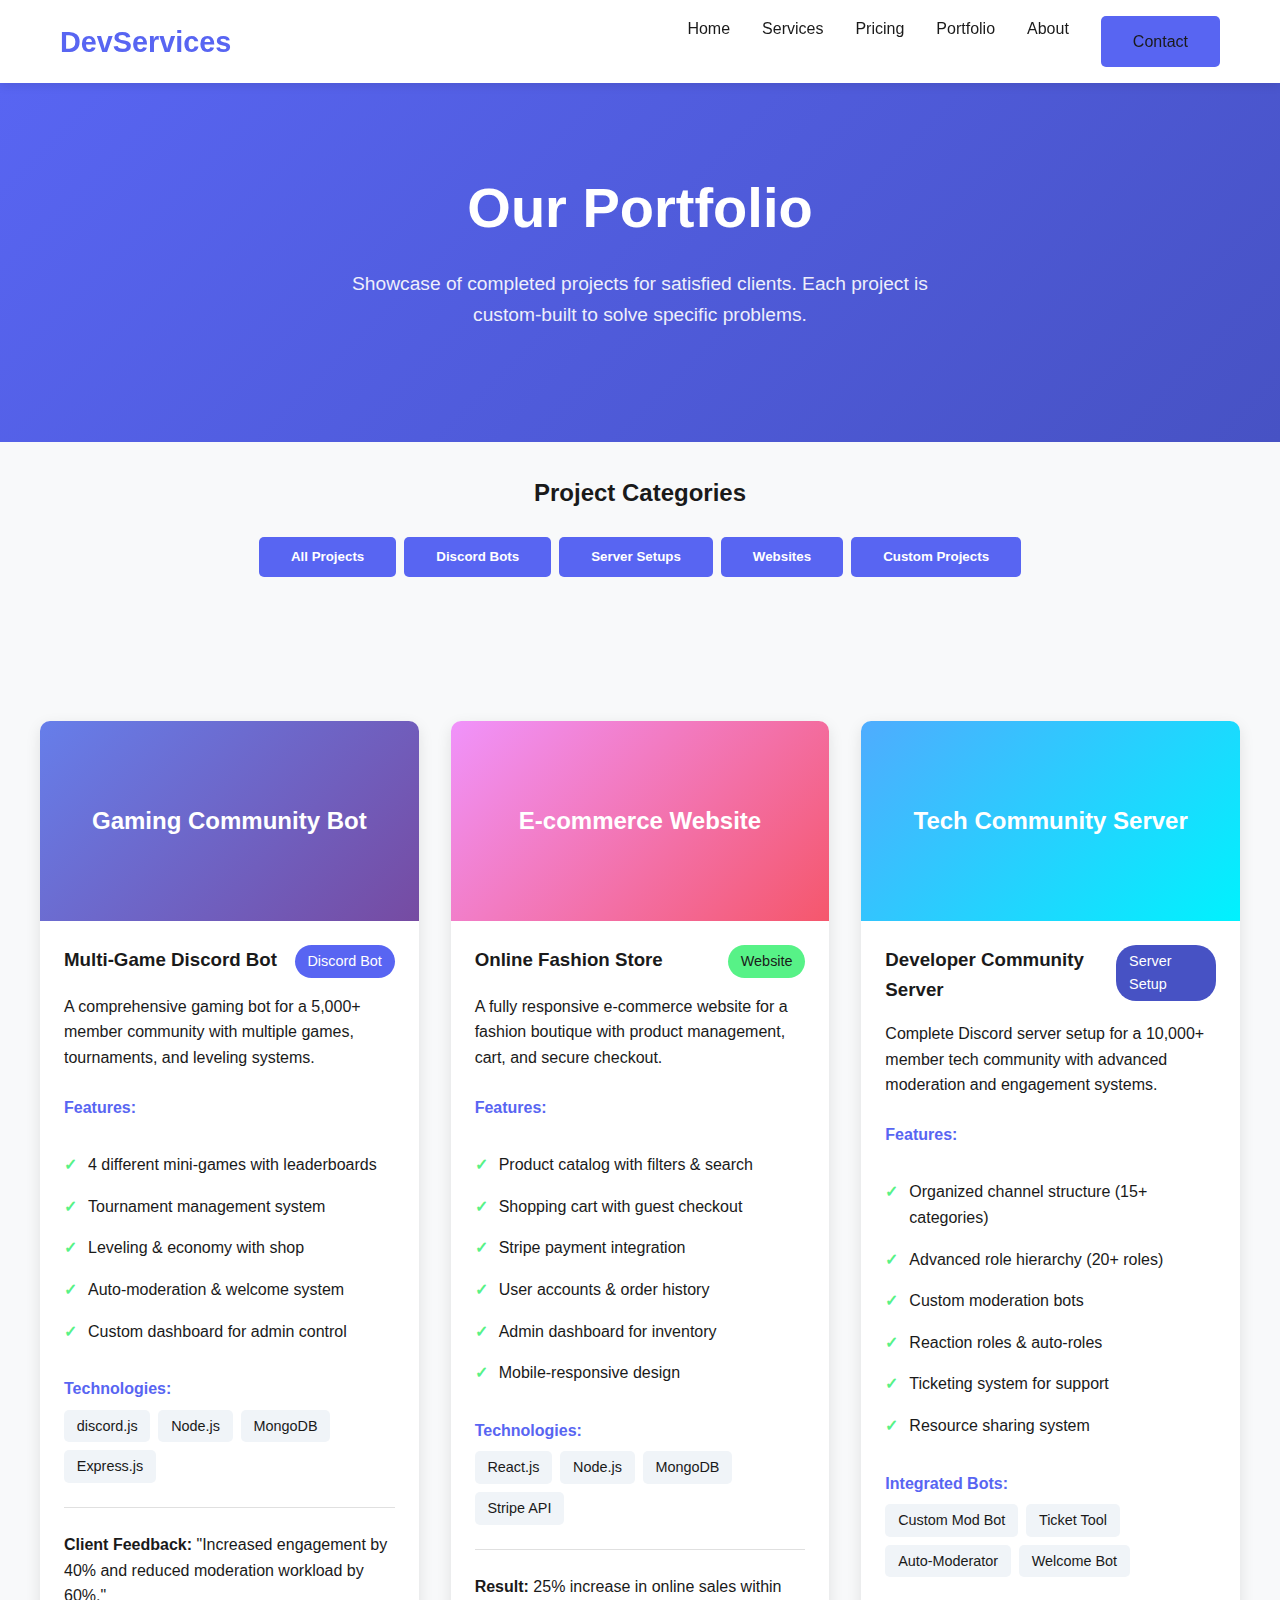
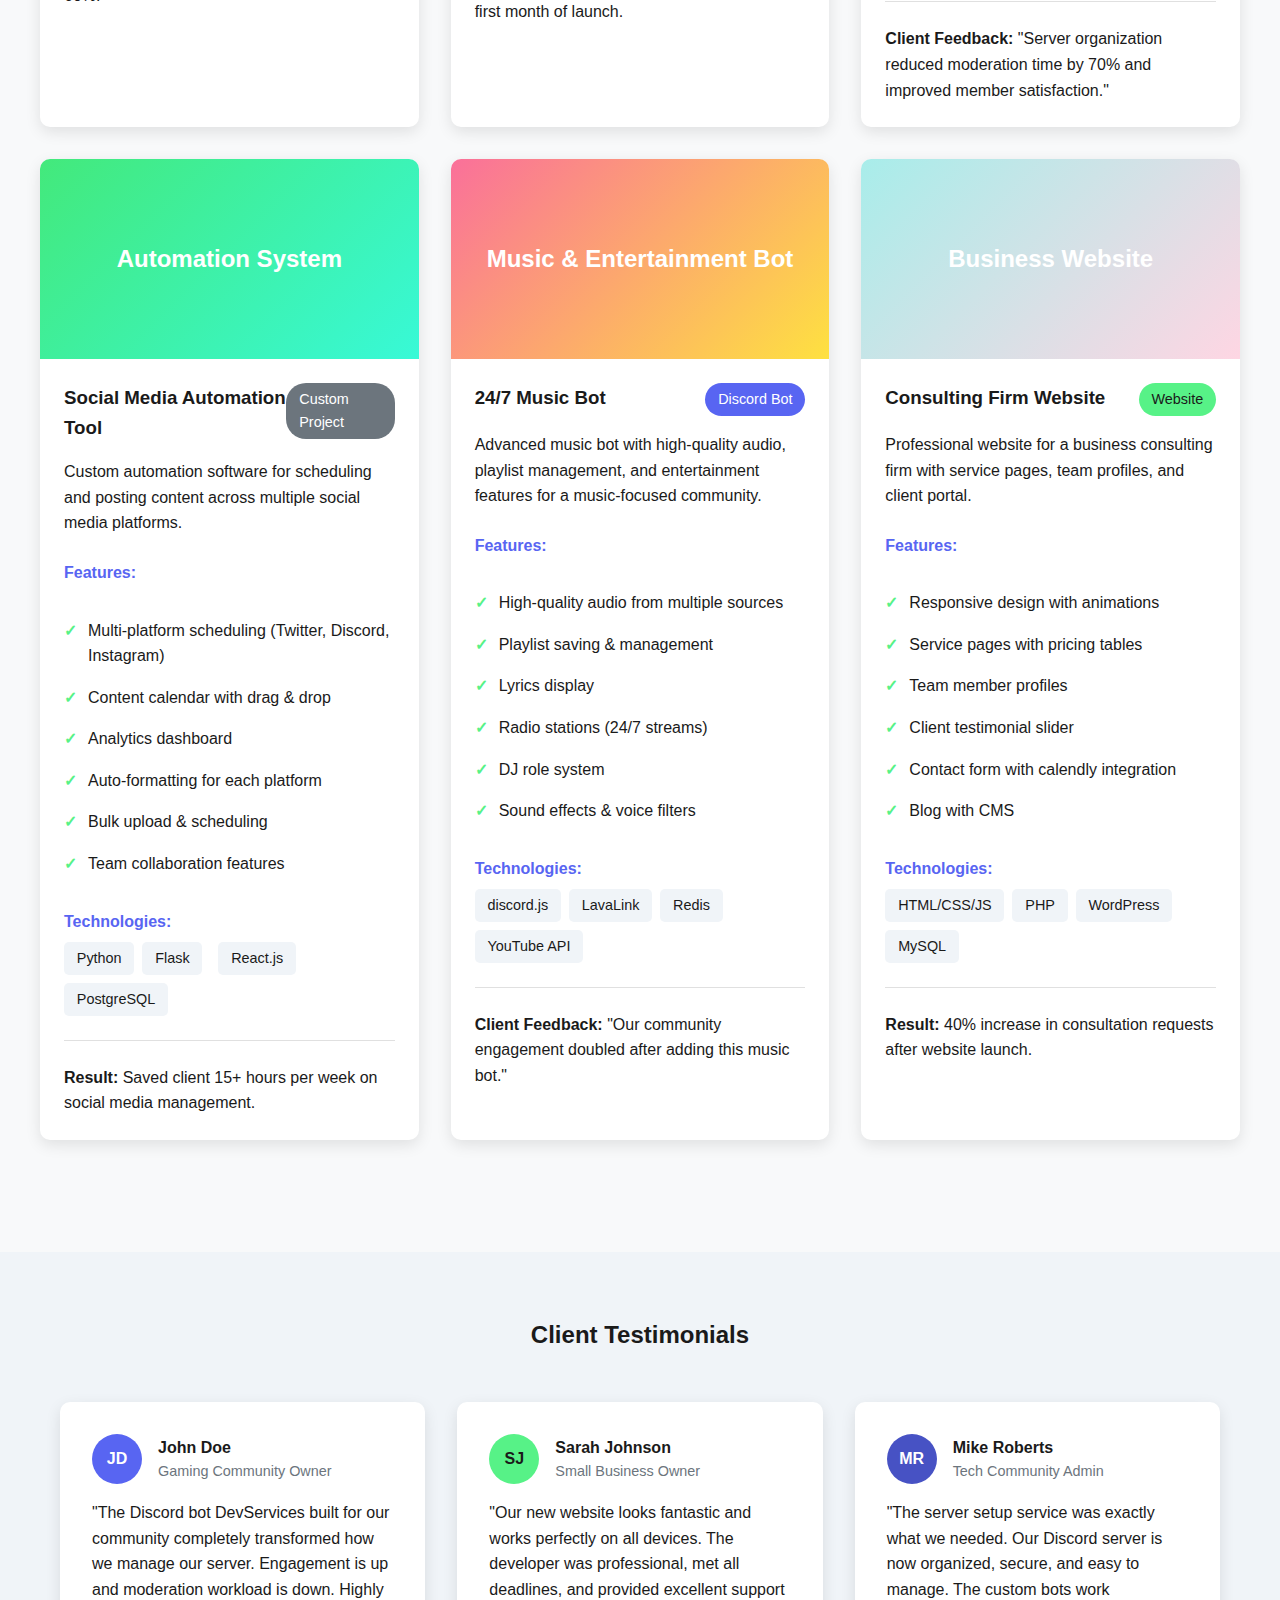
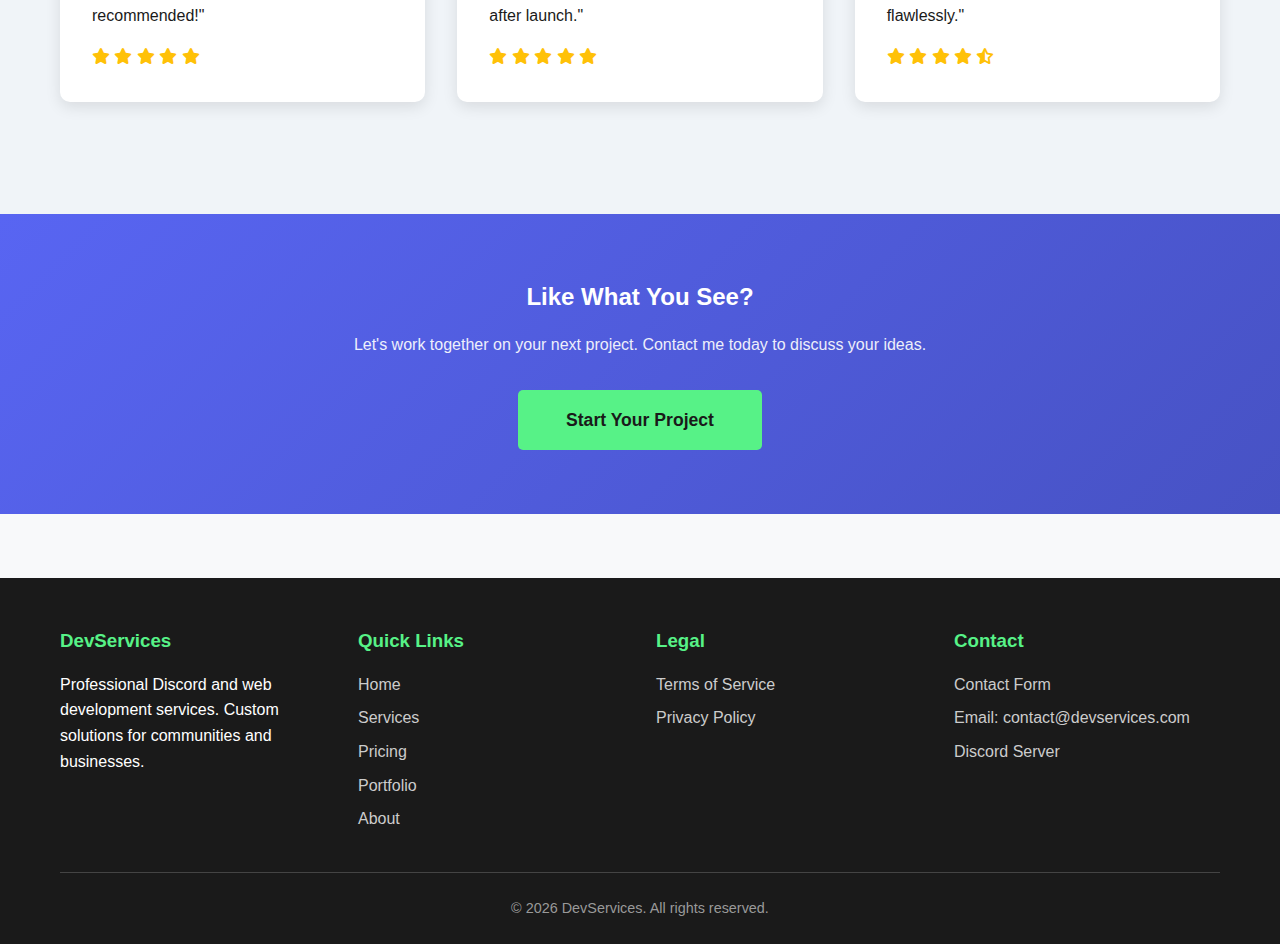
<file: portfolio.html>
<!DOCTYPE html>
<html lang="en">
<head>
    <meta charset="UTF-8">
    <meta name="viewport" content="width=device-width, initial-scale=1.0">
    <title>Portfolio - DevServices | Showcase of Our Work</title>
    <link rel="stylesheet" href="assets/css/style.css">
    <link rel="stylesheet" href="https://cdnjs.cloudflare.com/ajax/libs/font-awesome/6.4.0/css/all.min.css">
</head>
<body>
    <!-- Navigation -->
    <nav class="navbar">
        <div class="container nav-container">
            <a href="index.html" class="logo">DevServices</a>
            <button class="mobile-menu-btn" id="mobileMenuBtn">
                <i class="fas fa-bars"></i>
            </button>
            <ul class="nav-links" id="navLinks">
                <li><a href="index.html">Home</a></li>
                <li><a href="services.html">Services</a></li>
                <li><a href="pricing.html">Pricing</a></li>
                <li><a href="portfolio.html" class="active">Portfolio</a></li>
                <li><a href="about.html">About</a></li>
                <li><a href="contact.html" class="btn">Contact</a></li>
            </ul>
        </div>
    </nav>

    <!-- Hero Section -->
    <section class="hero">
        <div class="container">
            <h1>Our Portfolio</h1>
            <p>Showcase of completed projects for satisfied clients. Each project is custom-built to solve specific problems.</p>
        </div>
    </section>

    <!-- Portfolio Filter -->
    <section class="container" style="padding: 2rem 0;">
        <div style="text-align: center; margin-bottom: 2rem;">
            <h2>Project Categories</h2>
            <div style="display: flex; flex-wrap: wrap; gap: 0.5rem; justify-content: center; margin-top: 1.5rem;">
                <button class="btn" onclick="filterProjects('all')" style="background: var(--primary); color: white;">All Projects</button>
                <button class="btn" onclick="filterProjects('discord-bot')">Discord Bots</button>
                <button class="btn" onclick="filterProjects('server-setup')">Server Setups</button>
                <button class="btn" onclick="filterProjects('website')">Websites</button>
                <button class="btn" onclick="filterProjects('custom')">Custom Projects</button>
            </div>
        </div>
    </section>

    <!-- Portfolio Projects -->
    <section class="container" style="padding: 2rem 0 4rem;">
        <div id="portfolio-grid" class="portfolio-grid">
            <!-- Discord Bot Projects -->
            <div class="portfolio-item" data-category="discord-bot">
                <div class="portfolio-img" style="background: linear-gradient(135deg, #667eea 0%, #764ba2 100%);">
                    Gaming Community Bot
                </div>
                <div class="portfolio-content">
                    <div style="display: flex; justify-content: space-between; align-items: start; margin-bottom: 1rem;">
                        <h3>Multi-Game Discord Bot</h3>
                        <span style="background: var(--primary); color: white; padding: 0.3rem 0.8rem; border-radius: 20px; font-size: 0.9rem;">Discord Bot</span>
                    </div>
                    <p>A comprehensive gaming bot for a 5,000+ member community with multiple games, tournaments, and leveling systems.</p>
                    
                    <h4 style="margin-top: 1.5rem; color: var(--primary);">Features:</h4>
                    <ul class="feature-list">
                        <li>4 different mini-games with leaderboards</li>
                        <li>Tournament management system</li>
                        <li>Leveling & economy with shop</li>
                        <li>Auto-moderation & welcome system</li>
                        <li>Custom dashboard for admin control</li>
                    </ul>
                    
                    <h4 style="margin-top: 1.5rem; color: var(--primary);">Technologies:</h4>
                    <div style="display: flex; flex-wrap: wrap; gap: 0.5rem; margin-top: 0.5rem;">
                        <span style="background: #f0f4f8; padding: 0.3rem 0.8rem; border-radius: 5px; font-size: 0.9rem;">discord.js</span>
                        <span style="background: #f0f4f8; padding: 0.3rem 0.8rem; border-radius: 5px; font-size: 0.9rem;">Node.js</span>
                        <span style="background: #f0f4f8; padding: 0.3rem 0.8rem; border-radius: 5px; font-size: 0.9rem;">MongoDB</span>
                        <span style="background: #f0f4f8; padding: 0.3rem 0.8rem; border-radius: 5px; font-size: 0.9rem;">Express.js</span>
                    </div>
                    
                    <div style="margin-top: 1.5rem; padding-top: 1.5rem; border-top: 1px solid var(--border);">
                        <p><strong>Client Feedback:</strong> "Increased engagement by 40% and reduced moderation workload by 60%."</p>
                    </div>
                </div>
            </div>
            
            <!-- Website Project -->
            <div class="portfolio-item" data-category="website">
                <div class="portfolio-img" style="background: linear-gradient(135deg, #f093fb 0%, #f5576c 100%);">
                    E-commerce Website
                </div>
                <div class="portfolio-content">
                    <div style="display: flex; justify-content: space-between; align-items: start; margin-bottom: 1rem;">
                        <h3>Online Fashion Store</h3>
                        <span style="background: var(--secondary); color: var(--dark); padding: 0.3rem 0.8rem; border-radius: 20px; font-size: 0.9rem;">Website</span>
                    </div>
                    <p>A fully responsive e-commerce website for a fashion boutique with product management, cart, and secure checkout.</p>
                    
                    <h4 style="margin-top: 1.5rem; color: var(--primary);">Features:</h4>
                    <ul class="feature-list">
                        <li>Product catalog with filters & search</li>
                        <li>Shopping cart with guest checkout</li>
                        <li>Stripe payment integration</li>
                        <li>User accounts & order history</li>
                        <li>Admin dashboard for inventory</li>
                        <li>Mobile-responsive design</li>
                    </ul>
                    
                    <h4 style="margin-top: 1.5rem; color: var(--primary);">Technologies:</h4>
                    <div style="display: flex; flex-wrap: wrap; gap: 0.5rem; margin-top: 0.5rem;">
                        <span style="background: #f0f4f8; padding: 0.3rem 0.8rem; border-radius: 5px; font-size: 0.9rem;">React.js</span>
                        <span style="background: #f0f4f8; padding: 0.3rem 0.8rem; border-radius: 5px; font-size: 0.9rem;">Node.js</span>
                        <span style="background: #f0f4f8; padding: 0.3rem 0.8rem; border-radius: 5px; font-size: 0.9rem;">MongoDB</span>
                        <span style="background: #f0f4f8; padding: 0.3rem 0.8rem; border-radius: 5px; font-size: 0.9rem;">Stripe API</span>
                    </div>
                    
                    <div style="margin-top: 1.5rem; padding-top: 1.5rem; border-top: 1px solid var(--border);">
                        <p><strong>Result:</strong> 25% increase in online sales within first month of launch.</p>
                    </div>
                </div>
            </div>
            
            <!-- Server Setup Project -->
            <div class="portfolio-item" data-category="server-setup">
                <div class="portfolio-img" style="background: linear-gradient(135deg, #4facfe 0%, #00f2fe 100%);">
                    Tech Community Server
                </div>
                <div class="portfolio-content">
                    <div style="display: flex; justify-content: space-between; align-items: start; margin-bottom: 1rem;">
                        <h3>Developer Community Server</h3>
                        <span style="background: var(--primary-dark); color: white; padding: 0.3rem 0.8rem; border-radius: 20px; font-size: 0.9rem;">Server Setup</span>
                    </div>
                    <p>Complete Discord server setup for a 10,000+ member tech community with advanced moderation and engagement systems.</p>
                    
                    <h4 style="margin-top: 1.5rem; color: var(--primary);">Features:</h4>
                    <ul class="feature-list">
                        <li>Organized channel structure (15+ categories)</li>
                        <li>Advanced role hierarchy (20+ roles)</li>
                        <li>Custom moderation bots</li>
                        <li>Reaction roles & auto-roles</li>
                        <li>Ticketing system for support</li>
                        <li>Resource sharing system</li>
                    </ul>
                    
                    <h4 style="margin-top: 1.5rem; color: var(--primary);">Integrated Bots:</h4>
                    <div style="display: flex; flex-wrap: wrap; gap: 0.5rem; margin-top: 0.5rem;">
                        <span style="background: #f0f4f8; padding: 0.3rem 0.8rem; border-radius: 5px; font-size: 0.9rem;">Custom Mod Bot</span>
                        <span style="background: #f0f4f8; padding: 0.3rem 0.8rem; border-radius: 5px; font-size: 0.9rem;">Ticket Tool</span>
                        <span style="background: #f0f4f8; padding: 0.3rem 0.8rem; border-radius: 5px; font-size: 0.9rem;">Auto-Moderator</span>
                        <span style="background: #f0f4f8; padding: 0.3rem 0.8rem; border-radius: 5px; font-size: 0.9rem;">Welcome Bot</span>
                    </div>
                    
                    <div style="margin-top: 1.5rem; padding-top: 1.5rem; border-top: 1px solid var(--border);">
                        <p><strong>Client Feedback:</strong> "Server organization reduced moderation time by 70% and improved member satisfaction."</p>
                    </div>
                </div>
            </div>
            
            <!-- Custom Project -->
            <div class="portfolio-item" data-category="custom">
                <div class="portfolio-img" style="background: linear-gradient(135deg, #43e97b 0%, #38f9d7 100%);">
                    Automation System
                </div>
                <div class="portfolio-content">
                    <div style="display: flex; justify-content: space-between; align-items: start; margin-bottom: 1rem;">
                        <h3>Social Media Automation Tool</h3>
                        <span style="background: var(--gray); color: white; padding: 0.3rem 0.8rem; border-radius: 20px; font-size: 0.9rem;">Custom Project</span>
                    </div>
                    <p>Custom automation software for scheduling and posting content across multiple social media platforms.</p>
                    
                    <h4 style="margin-top: 1.5rem; color: var(--primary);">Features:</h4>
                    <ul class="feature-list">
                        <li>Multi-platform scheduling (Twitter, Discord, Instagram)</li>
                        <li>Content calendar with drag & drop</li>
                        <li>Analytics dashboard</li>
                        <li>Auto-formatting for each platform</li>
                        <li>Bulk upload & scheduling</li>
                        <li>Team collaboration features</li>
                    </ul>
                    
                    <h4 style="margin-top: 1.5rem; color: var(--primary);">Technologies:</h4>
                    <div style="display: flex; flex-wrap: wrap; gap: 0.5rem; margin-top: 0.5rem;">
                        <span style="background: #f0f4f8; padding: 0.3rem 0.8rem; border-radius: 5px; font-size: 0.9rem;">Python</span>
                        <span style="background: #f0f4f8; padding: 0.3rem 0.8rem; border-radius: 5px; font-size: 0.9rem;">Flask</span>
                        <span style="content: ' ';"> </span>
                        <span style="background: #f0f4f8; padding: 0.3rem 0.8rem; border-radius: 5px; font-size: 0.9rem;">React.js</span>
                        <span style="background: #f0f4f8; padding: 0.3rem 0.8rem; border-radius: 5px; font-size: 0.9rem;">PostgreSQL</span>
                    </div>
                    
                    <div style="margin-top: 1.5rem; padding-top: 1.5rem; border-top: 1px solid var(--border);">
                        <p><strong>Result:</strong> Saved client 15+ hours per week on social media management.</p>
                    </div>
                </div>
            </div>
            
            <!-- Discord Bot 2 -->
            <div class="portfolio-item" data-category="discord-bot">
                <div class="portfolio-img" style="background: linear-gradient(135deg, #fa709a 0%, #fee140 100%);">
                    Music & Entertainment Bot
                </div>
                <div class="portfolio-content">
                    <div style="display: flex; justify-content: space-between; align-items: start; margin-bottom: 1rem;">
                        <h3>24/7 Music Bot</h3>
                        <span style="background: var(--primary); color: white; padding: 0.3rem 0.8rem; border-radius: 20px; font-size: 0.9rem;">Discord Bot</span>
                    </div>
                    <p>Advanced music bot with high-quality audio, playlist management, and entertainment features for a music-focused community.</p>
                    
                    <h4 style="margin-top: 1.5rem; color: var(--primary);">Features:</h4>
                    <ul class="feature-list">
                        <li>High-quality audio from multiple sources</li>
                        <li>Playlist saving & management</li>
                        <li>Lyrics display</li>
                        <li>Radio stations (24/7 streams)</li>
                        <li>DJ role system</li>
                        <li>Sound effects & voice filters</li>
                    </ul>
                    
                    <h4 style="margin-top: 1.5rem; color: var(--primary);">Technologies:</h4>
                    <div style="display: flex; flex-wrap: wrap; gap: 0.5rem; margin-top: 0.5rem;">
                        <span style="background: #f0f4f8; padding: 0.3rem 0.8rem; border-radius: 5px; font-size: 0.9rem;">discord.js</span>
                        <span style="background: #f0f4f8; padding: 0.3rem 0.8rem; border-radius: 5px; font-size: 0.9rem;">LavaLink</span>
                        <span style="background: #f0f4f8; padding: 0.3rem 0.8rem; border-radius: 5px; font-size: 0.9rem;">Redis</span>
                        <span style="background: #f0f4f8; padding: 0.3rem 0.8rem; border-radius: 5px; font-size: 0.9rem;">YouTube API</span>
                    </div>
                    
                    <div style="margin-top: 1.5rem; padding-top: 1.5rem; border-top: 1px solid var(--border);">
                        <p><strong>Client Feedback:</strong> "Our community engagement doubled after adding this music bot."</p>
                    </div>
                </div>
            </div>
            
            <!-- Website 2 -->
            <div class="portfolio-item" data-category="website">
                <div class="portfolio-img" style="background: linear-gradient(135deg, #a8edea 0%, #fed6e3 100%);">
                    Business Website
                </div>
                <div class="portfolio-content">
                    <div style="display: flex; justify-content: space-between; align-items: start; margin-bottom: 1rem;">
                        <h3>Consulting Firm Website</h3>
                        <span style="background: var(--secondary); color: var(--dark); padding: 0.3rem 0.8rem; border-radius: 20px; font-size: 0.9rem;">Website</span>
                    </div>
                    <p>Professional website for a business consulting firm with service pages, team profiles, and client portal.</p>
                    
                    <h4 style="margin-top: 1.5rem; color: var(--primary);">Features:</h4>
                    <ul class="feature-list">
                        <li>Responsive design with animations</li>
                        <li>Service pages with pricing tables</li>
                        <li>Team member profiles</li>
                        <li>Client testimonial slider</li>
                        <li>Contact form with calendly integration</li>
                        <li>Blog with CMS</li>
                    </ul>
                    
                    <h4 style="margin-top: 1.5rem; color: var(--primary);">Technologies:</h4>
                    <div style="display: flex; flex-wrap: wrap; gap: 0.5rem; margin-top: 0.5rem;">
                        <span style="background: #f0f4f8; padding: 0.3rem 0.8rem; border-radius: 5px; font-size: 0.9rem;">HTML/CSS/JS</span>
                        <span style="background: #f0f4f8; padding: 0.3rem 0.8rem; border-radius: 5px; font-size: 0.9rem;">PHP</span>
                        <span style="background: #f0f4f8; padding: 0.3rem 0.8rem; border-radius: 5px; font-size: 0.9rem;">WordPress</span>
                        <span style="background: #f0f4f8; padding: 0.3rem 0.8rem; border-radius: 5px; font-size: 0.9rem;">MySQL</span>
                    </div>
                    
                    <div style="margin-top: 1.5rem; padding-top: 1.5rem; border-top: 1px solid var(--border);">
                        <p><strong>Result:</strong> 40% increase in consultation requests after website launch.</p>
                    </div>
                </div>
            </div>
        </div>
        
        <!-- Empty State -->
        <div id="no-projects" style="display: none; text-align: center; padding: 4rem; background: #f8f9fa; border-radius: 10px;">
            <i class="fas fa-search" style="font-size: 3rem; color: var(--gray); margin-bottom: 1rem;"></i>
            <h3>No Projects Found</h3>
            <p>No projects match the selected filter. Try another category.</p>
        </div>
    </section>

    <!-- Testimonials -->
    <section style="background-color: #f0f4f8; padding: 4rem 0;">
        <div class="container">
            <h2 style="text-align: center; margin-bottom: 3rem;">Client Testimonials</h2>
            
            <div class="cards">
                <div class="card">
                    <div style="display: flex; align-items: center; margin-bottom: 1rem;">
                        <div style="width: 50px; height: 50px; background: var(--primary); border-radius: 50%; display: flex; align-items: center; justify-content: center; color: white; font-weight: bold; margin-right: 1rem;">JD</div>
                        <div>
                            <h4 style="margin: 0;">John Doe</h4>
                            <p style="color: var(--gray); margin: 0; font-size: 0.9rem;">Gaming Community Owner</p>
                        </div>
                    </div>
                    <p>"The Discord bot DevServices built for our community completely transformed how we manage our server. Engagement is up and moderation workload is down. Highly recommended!"</p>
                    <div style="color: #ffc107; margin-top: 1rem;">
                        <i class="fas fa-star"></i>
                        <i class="fas fa-star"></i>
                        <i class="fas fa-star"></i>
                        <i class="fas fa-star"></i>
                        <i class="fas fa-star"></i>
                    </div>
                </div>
                
                <div class="card">
                    <div style="display: flex; align-items: center; margin-bottom: 1rem;">
                        <div style="width: 50px; height: 50px; background: var(--secondary); border-radius: 50%; display: flex; align-items: center; justify-content: center; color: var(--dark); font-weight: bold; margin-right: 1rem;">SJ</div>
                        <div>
                            <h4 style="margin: 0;">Sarah Johnson</h4>
                            <p style="color: var(--gray); margin: 0; font-size: 0.9rem;">Small Business Owner</p>
                        </div>
                    </div>
                    <p>"Our new website looks fantastic and works perfectly on all devices. The developer was professional, met all deadlines, and provided excellent support after launch."</p>
                    <div style="color: #ffc107; margin-top: 1rem;">
                        <i class="fas fa-star"></i>
                        <i class="fas fa-star"></i>
                        <i class="fas fa-star"></i>
                        <i class="fas fa-star"></i>
                        <i class="fas fa-star"></i>
                    </div>
                </div>
                
                <div class="card">
                    <div style="display: flex; align-items: center; margin-bottom: 1rem;">
                        <div style="width: 50px; height: 50px; background: var(--primary-dark); border-radius: 50%; display: flex; align-items: center; justify-content: center; color: white; font-weight: bold; margin-right: 1rem;">MR</div>
                        <div>
                            <h4 style="margin: 0;">Mike Roberts</h4>
                            <p style="color: var(--gray); margin: 0; font-size: 0.9rem;">Tech Community Admin</p>
                        </div>
                    </div>
                    <p>"The server setup service was exactly what we needed. Our Discord server is now organized, secure, and easy to manage. The custom bots work flawlessly."</p>
                    <div style="color: #ffc107; margin-top: 1rem;">
                        <i class="fas fa-star"></i>
                        <i class="fas fa-star"></i>
                        <i class="fas fa-star"></i>
                        <i class="fas fa-star"></i>
                        <i class="fas fa-star-half-alt"></i>
                    </div>
                </div>
            </div>
        </div>
    </section>

    <!-- CTA -->
    <section style="background: linear-gradient(135deg, var(--primary) 0%, var(--primary-dark) 100%); color: white; padding: 4rem 0; text-align: center;">
        <div class="container">
            <h2 style="margin-bottom: 1rem;">Like What You See?</h2>
            <p style="max-width: 600px; margin: 0 auto 2rem; opacity: 0.9;">
                Let's work together on your next project. Contact me today to discuss your ideas.
            </p>
            <a href="contact.html" class="btn btn-secondary btn-large">Start Your Project</a>
        </div>
    </section>

    <!-- Footer -->
    <footer class="footer">
        <div class="container">
            <div class="footer-content">
                <div class="footer-section">
                    <h3>DevServices</h3>
                    <p>Professional Discord and web development services. Custom solutions for communities and businesses.</p>
                </div>
                
                <div class="footer-section">
                    <h3>Quick Links</h3>
                    <ul class="footer-links">
                        <li><a href="index.html">Home</a></li>
                        <li><a href="services.html">Services</a></li>
                        <li><a href="pricing.html">Pricing</a></li>
                        <li><a href="portfolio.html">Portfolio</a></li>
                        <li><a href="about.html">About</a></li>
                    </ul>
                </div>
                
                <div class="footer-section">
                    <h3>Legal</h3>
                    <ul class="footer-links">
                        <li><a href="terms.html">Terms of Service</a></li>
                        <li><a href="privacy.html">Privacy Policy</a></li>
                    </ul>
                </div>
                
                <div class="footer-section">
                    <h3>Contact</h3>
                    <ul class="footer-links">
                        <li><a href="contact.html">Contact Form</a></li>
                        <li><a href="mailto:contact@devservices.com">Email: contact@devservices.com</a></li>
                        <li><a href="https://discord.gg/JgxsvNQJrV">Discord Server</a></li>
                    </ul>
                </div>
            </div>
            
            <div class="copyright">
                <p>&copy; 2026 DevServices. All rights reserved.</p>
            </div>
        </div>
    </footer>

    <script>
        // Portfolio Filtering Function
        function filterProjects(category) {
            const projects = document.querySelectorAll('.portfolio-item');
            const noProjects = document.getElementById('no-projects');
            let visibleCount = 0;
            
            projects.forEach(project => {
                if (category === 'all' || project.getAttribute('data-category') === category) {
                    project.style.display = 'block';
                    visibleCount++;
                } else {
                    project.style.display = 'none';
                }
            });
            
            // Show/hide no projects message
            if (visibleCount === 0) {
                noProjects.style.display = 'block';
            } else {
                noProjects.style.display = 'none';
            }
            
            // Update active button
            document.querySelectorAll('.portfolio-section .btn').forEach(btn => {
                btn.style.background = '';
                btn.style.color = '';
            });
            
            event.target.style.background = 'var(--primary)';
            event.target.style.color = 'white';
        }
    </script>
    <script src="assets/js/script.js"></script>
</body>
</html>
</file>
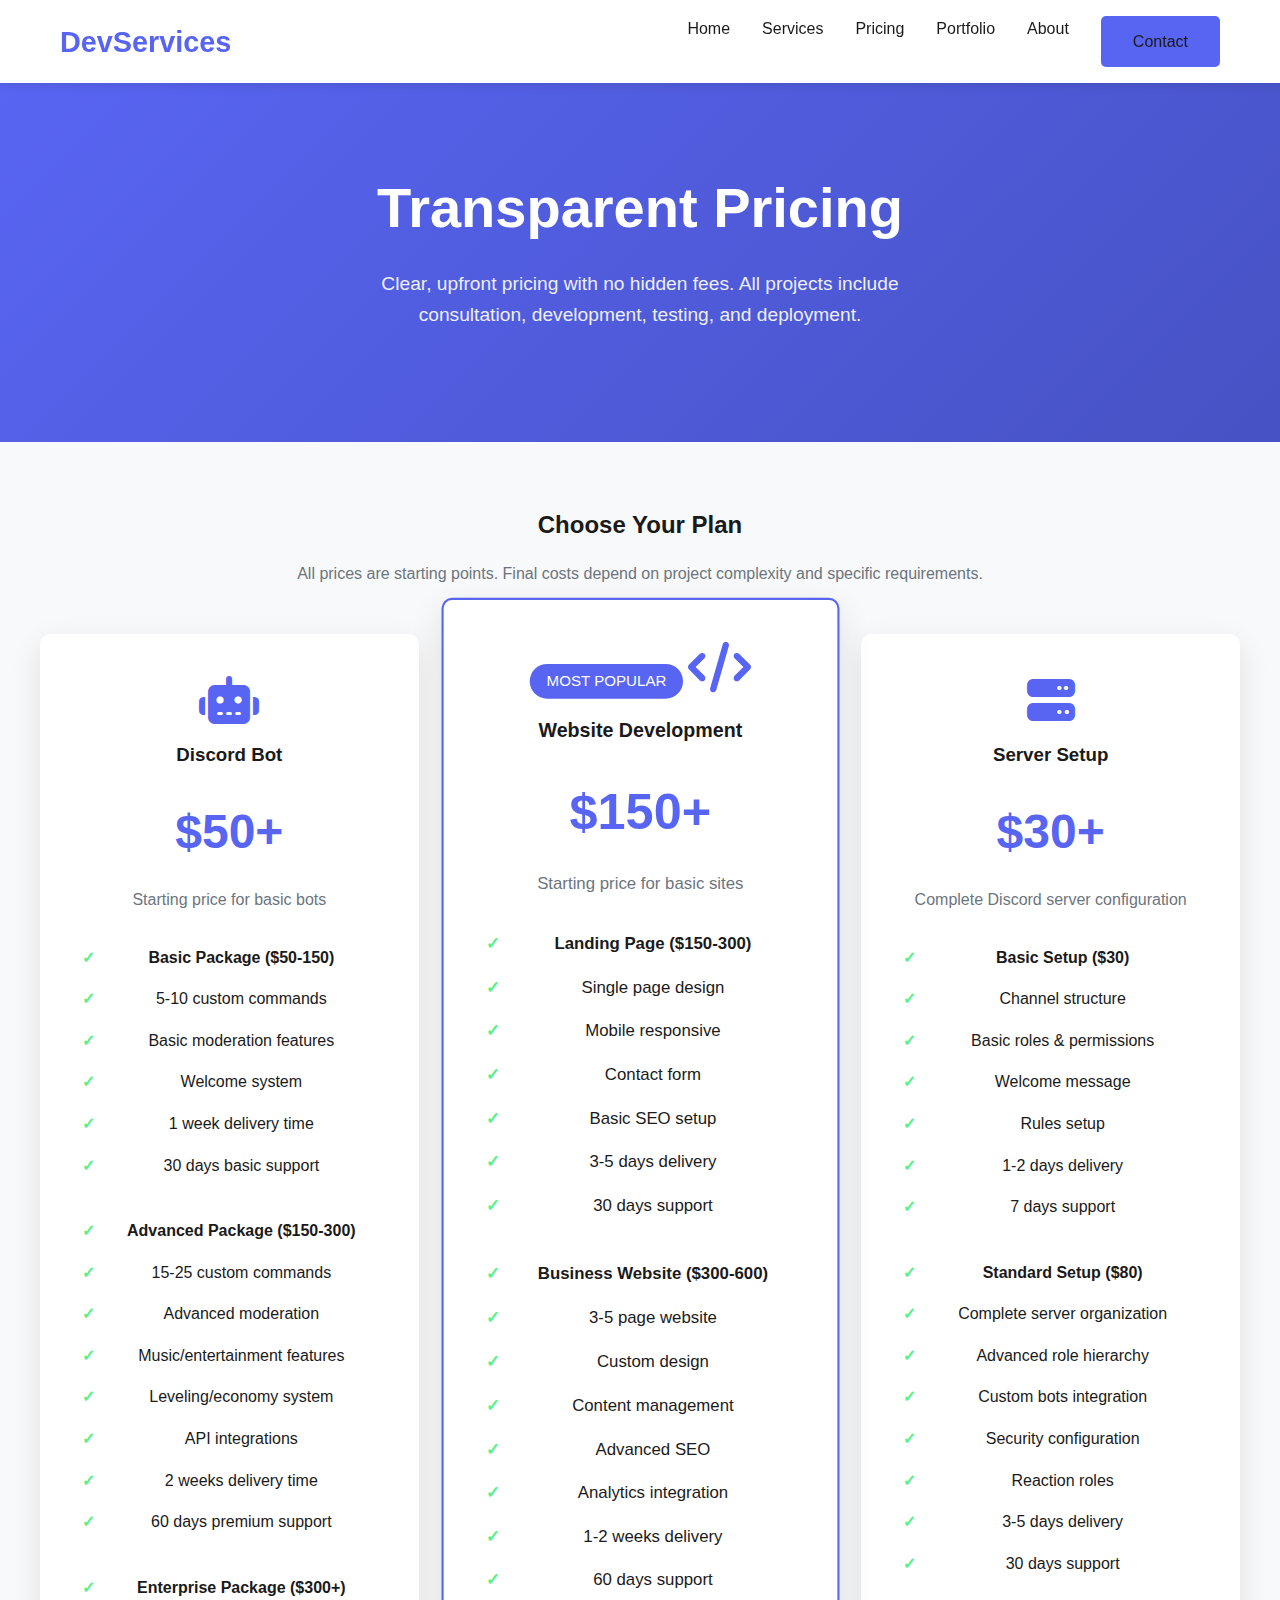
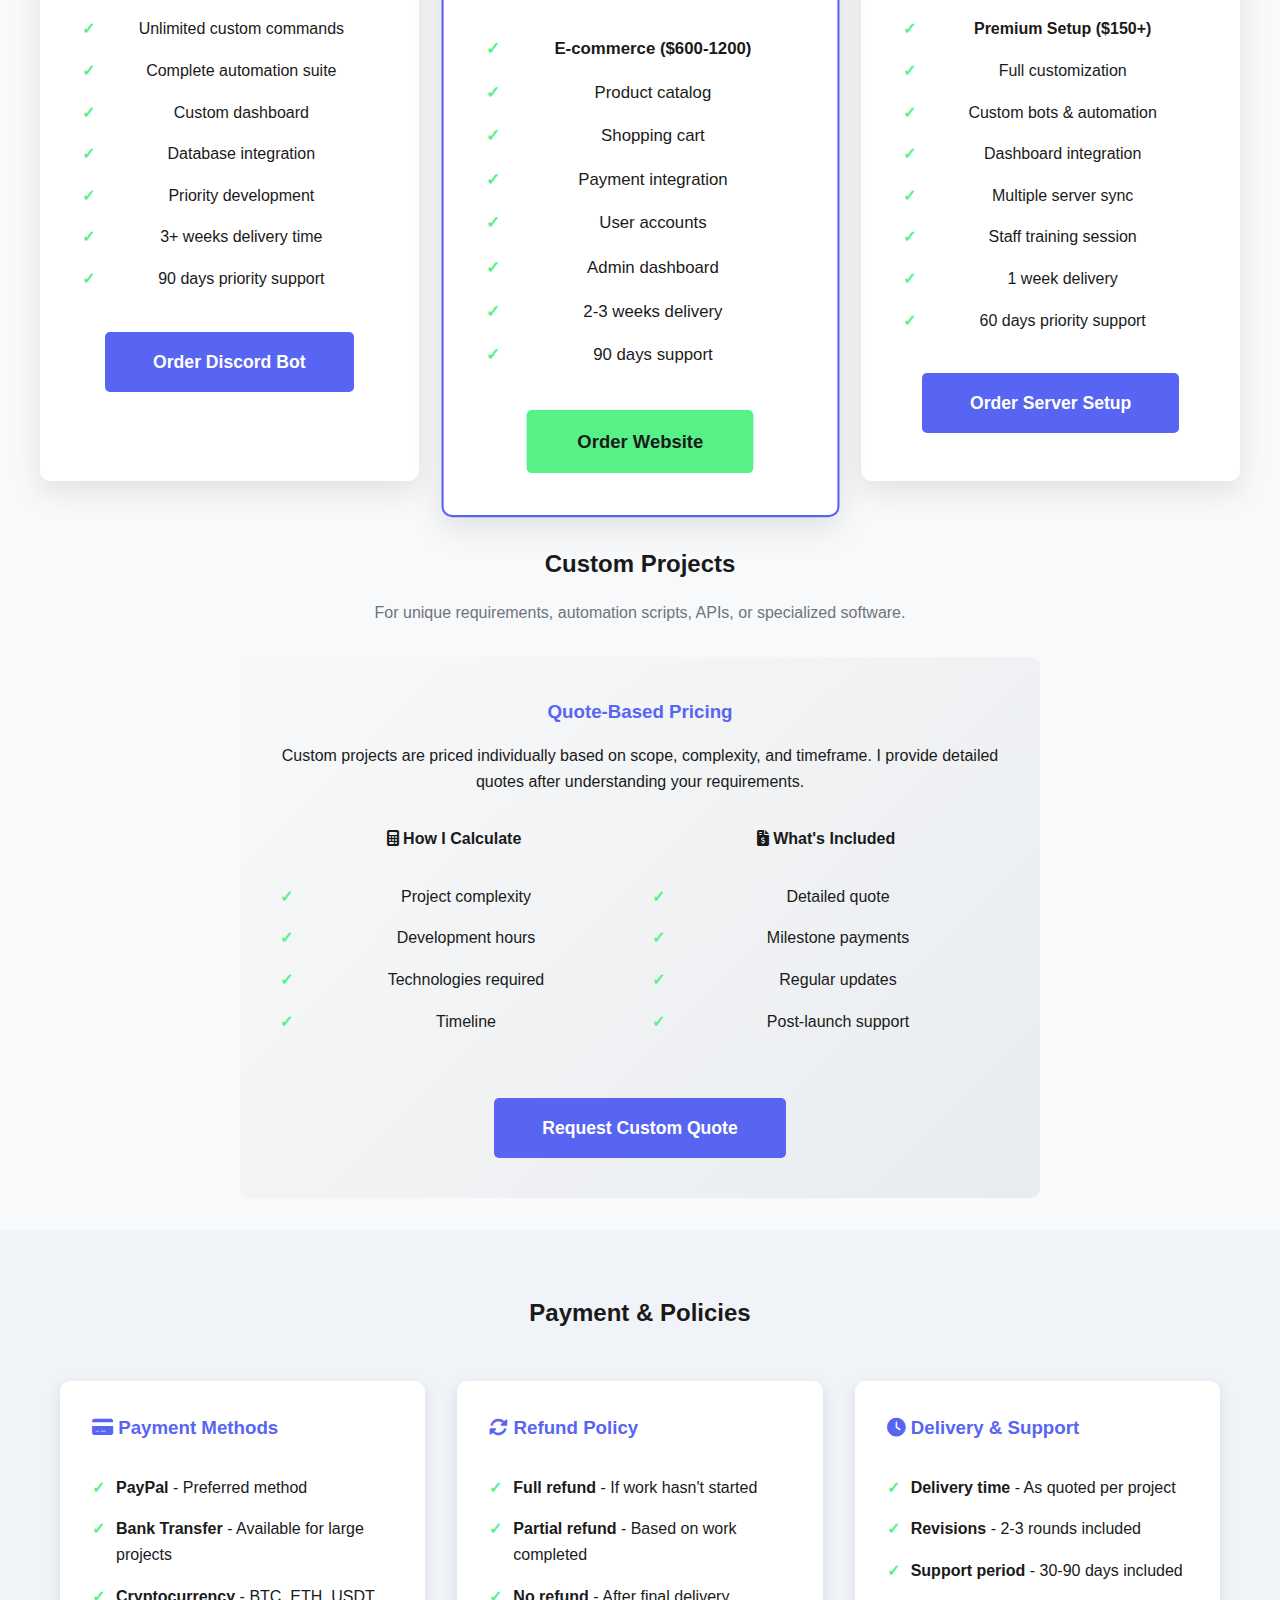
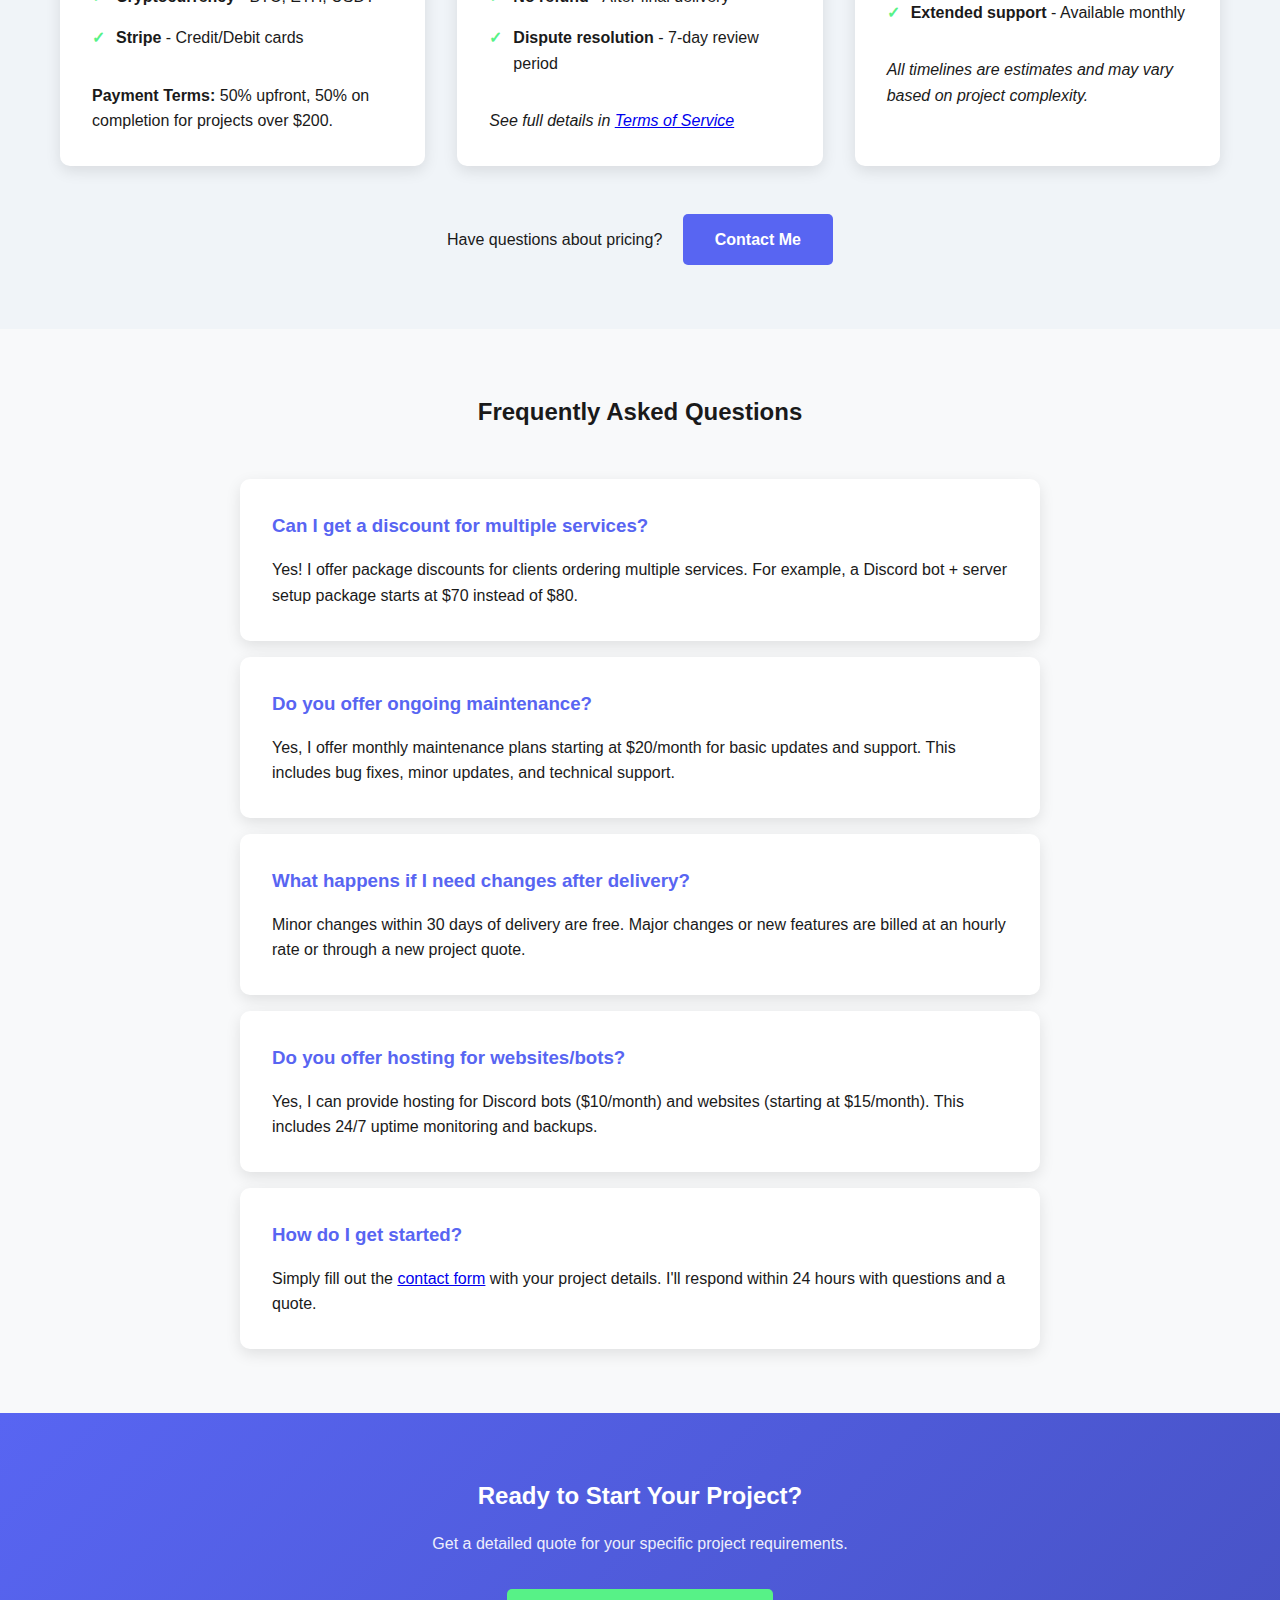
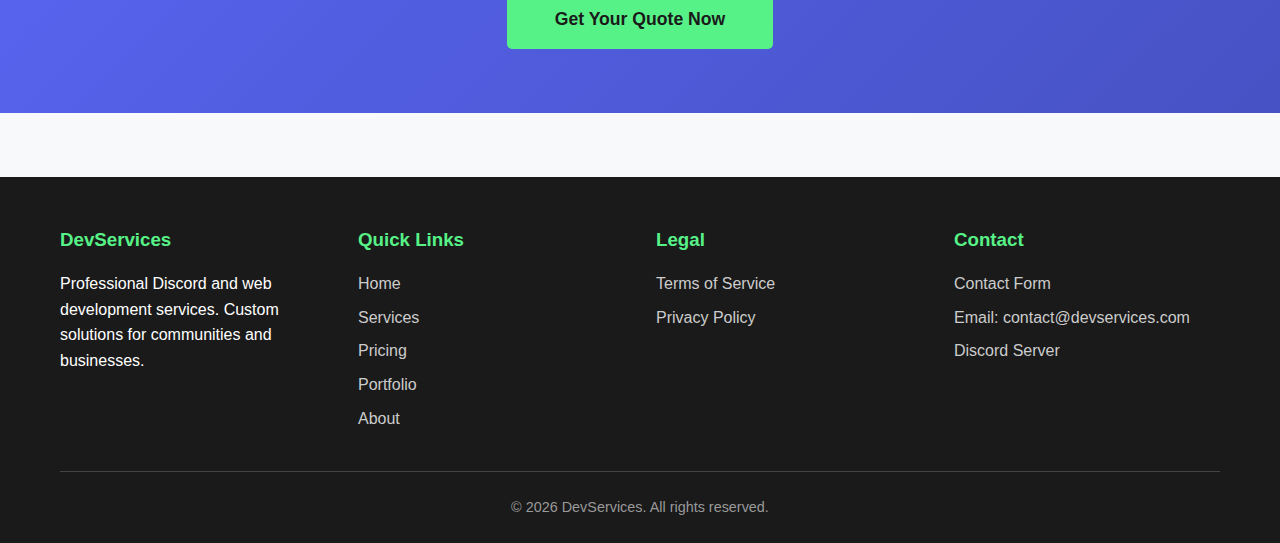
<file: pricing.html>
<!DOCTYPE html>
<html lang="en">
<head>
    <meta charset="UTF-8">
    <meta name="viewport" content="width=device-width, initial-scale=1.0">
    <title>Pricing - DevServices | Transparent Development Pricing</title>
    <link rel="stylesheet" href="assets/css/style.css">
    <link rel="stylesheet" href="https://cdnjs.cloudflare.com/ajax/libs/font-awesome/6.4.0/css/all.min.css">
</head>
<body>
    <!-- Navigation -->
    <nav class="navbar">
        <div class="container nav-container">
            <a href="index.html" class="logo">DevServices</a>
            <button class="mobile-menu-btn" id="mobileMenuBtn">
                <i class="fas fa-bars"></i>
            </button>
            <ul class="nav-links" id="navLinks">
                <li><a href="index.html">Home</a></li>
                <li><a href="services.html">Services</a></li>
                <li><a href="pricing.html" class="active">Pricing</a></li>
                <li><a href="portfolio.html">Portfolio</a></li>
                <li><a href="about.html">About</a></li>
                <li><a href="contact.html" class="btn">Contact</a></li>
            </ul>
        </div>
    </nav>

    <!-- Hero Section -->
    <section class="hero">
        <div class="container">
            <h1>Transparent Pricing</h1>
            <p>Clear, upfront pricing with no hidden fees. All projects include consultation, development, testing, and deployment.</p>
        </div>
    </section>

    <!-- Pricing Plans -->
    <section class="container" style="padding: 4rem 0 2rem;">
        <div style="text-align: center; margin-bottom: 3rem;">
            <h2>Choose Your Plan</h2>
            <p style="max-width: 700px; margin: 1rem auto; color: var(--gray);">
                All prices are starting points. Final costs depend on project complexity and specific requirements.
            </p>
        </div>
        
        <div class="pricing-cards">
            <!-- Discord Bot Pricing -->
            <div class="pricing-card">
                <div style="text-align: center; margin-bottom: 1.5rem;">
                    <i class="fas fa-robot" style="font-size: 3rem; color: var(--primary); margin-bottom: 1rem;"></i>
                    <h3>Discord Bot</h3>
                </div>
                <div class="price">$50+</div>
                <p style="text-align: center; color: var(--gray); margin-bottom: 1.5rem;">Starting price for basic bots</p>
                
                <ul class="feature-list">
                    <li><strong>Basic Package ($50-150)</strong></li>
                    <li>5-10 custom commands</li>
                    <li>Basic moderation features</li>
                    <li>Welcome system</li>
                    <li>1 week delivery time</li>
                    <li>30 days basic support</li>
                </ul>
                
                <ul class="feature-list">
                    <li><strong>Advanced Package ($150-300)</strong></li>
                    <li>15-25 custom commands</li>
                    <li>Advanced moderation</li>
                    <li>Music/entertainment features</li>
                    <li>Leveling/economy system</li>
                    <li>API integrations</li>
                    <li>2 weeks delivery time</li>
                    <li>60 days premium support</li>
                </ul>
                
                <ul class="feature-list">
                    <li><strong>Enterprise Package ($300+)</strong></li>
                    <li>Unlimited custom commands</li>
                    <li>Complete automation suite</li>
                    <li>Custom dashboard</li>
                    <li>Database integration</li>
                    <li>Priority development</li>
                    <li>3+ weeks delivery time</li>
                    <li>90 days priority support</li>
                </ul>
                
                <div style="text-align: center; margin-top: 2rem;">
                    <a href="contact.html?service=discord-bot" class="btn btn-large">Order Discord Bot</a>
                </div>
            </div>
            
            <!-- Website Pricing -->
            <div class="pricing-card featured">
                <div style="text-align: center; margin-bottom: 1.5rem;">
                    <span style="background: var(--primary); color: white; padding: 0.3rem 1rem; border-radius: 20px; font-size: 0.9rem; margin-bottom: 1rem; display: inline-block;">MOST POPULAR</span>
                    <i class="fas fa-code" style="font-size: 3rem; color: var(--primary); margin-bottom: 1rem;"></i>
                    <h3>Website Development</h3>
                </div>
                <div class="price">$150+</div>
                <p style="text-align: center; color: var(--gray); margin-bottom: 1.5rem;">Starting price for basic sites</p>
                
                <ul class="feature-list">
                    <li><strong>Landing Page ($150-300)</strong></li>
                    <li>Single page design</li>
                    <li>Mobile responsive</li>
                    <li>Contact form</li>
                    <li>Basic SEO setup</li>
                    <li>3-5 days delivery</li>
                    <li>30 days support</li>
                </ul>
                
                <ul class="feature-list">
                    <li><strong>Business Website ($300-600)</strong></li>
                    <li>3-5 page website</li>
                    <li>Custom design</li>
                    <li>Content management</li>
                    <li>Advanced SEO</li>
                    <li>Analytics integration</li>
                    <li>1-2 weeks delivery</li>
                    <li>60 days support</li>
                </ul>
                
                <ul class="feature-list">
                    <li><strong>E-commerce ($600-1200)</strong></li>
                    <li>Product catalog</li>
                    <li>Shopping cart</li>
                    <li>Payment integration</li>
                    <li>User accounts</li>
                    <li>Admin dashboard</li>
                    <li>2-3 weeks delivery</li>
                    <li>90 days support</li>
                </ul>
                
                <div style="text-align: center; margin-top: 2rem;">
                    <a href="contact.html?service=website" class="btn btn-secondary btn-large">Order Website</a>
                </div>
            </div>
            
            <!-- Server Setup Pricing -->
            <div class="pricing-card">
                <div style="text-align: center; margin-bottom: 1.5rem;">
                    <i class="fas fa-server" style="font-size: 3rem; color: var(--primary); margin-bottom: 1rem;"></i>
                    <h3>Server Setup</h3>
                </div>
                <div class="price">$30+</div>
                <p style="text-align: center; color: var(--gray); margin-bottom: 1.5rem;">Complete Discord server configuration</p>
                
                <ul class="feature-list">
                    <li><strong>Basic Setup ($30)</strong></li>
                    <li>Channel structure</li>
                    <li>Basic roles & permissions</li>
                    <li>Welcome message</li>
                    <li>Rules setup</li>
                    <li>1-2 days delivery</li>
                    <li>7 days support</li>
                </ul>
                
                <ul class="feature-list">
                    <li><strong>Standard Setup ($80)</strong></li>
                    <li>Complete server organization</li>
                    <li>Advanced role hierarchy</li>
                    <li>Custom bots integration</li>
                    <li>Security configuration</li>
                    <li>Reaction roles</li>
                    <li>3-5 days delivery</li>
                    <li>30 days support</li>
                </ul>
                
                <ul class="feature-list">
                    <li><strong>Premium Setup ($150+)</strong></li>
                    <li>Full customization</li>
                    <li>Custom bots & automation</li>
                    <li>Dashboard integration</li>
                    <li>Multiple server sync</li>
                    <li>Staff training session</li>
                    <li>1 week delivery</li>
                    <li>60 days priority support</li>
                </ul>
                
                <div style="text-align: center; margin-top: 2rem;">
                    <a href="contact.html?service=server-setup" class="btn btn-large">Order Server Setup</a>
                </div>
            </div>
        </div>
        
        <!-- Custom Projects -->
        <div style="text-align: center; margin-top: 4rem;">
            <h2>Custom Projects</h2>
            <p style="max-width: 700px; margin: 1rem auto 2rem; color: var(--gray);">
                For unique requirements, automation scripts, APIs, or specialized software.
            </p>
            
            <div style="background: linear-gradient(135deg, #f8f9fa 0%, #e9ecef 100%); padding: 2.5rem; border-radius: 10px; max-width: 800px; margin: 0 auto;">
                <h3 style="color: var(--primary); margin-bottom: 1rem;">Quote-Based Pricing</h3>
                <p style="margin-bottom: 1.5rem;">
                    Custom projects are priced individually based on scope, complexity, and timeframe. 
                    I provide detailed quotes after understanding your requirements.
                </p>
                
                <div style="display: grid; grid-template-columns: repeat(auto-fit, minmax(200px, 1fr)); gap: 1.5rem; margin: 2rem 0;">
                    <div>
                        <h4><i class="fas fa-calculator"></i> How I Calculate</h4>
                        <ul class="feature-list">
                            <li>Project complexity</li>
                            <li>Development hours</li>
                            <li>Technologies required</li>
                            <li>Timeline</li>
                        </ul>
                    </div>
                    <div>
                        <h4><i class="fas fa-file-invoice-dollar"></i> What's Included</h4>
                        <ul class="feature-list">
                            <li>Detailed quote</li>
                            <li>Milestone payments</li>
                            <li>Regular updates</li>
                            <li>Post-launch support</li>
                        </ul>
                    </div>
                </div>
                
                <a href="contact.html?service=custom-project" class="btn btn-large">Request Custom Quote</a>
            </div>
        </div>
    </section>

    <!-- Payment & Policies -->
    <section style="background-color: #f0f4f8; padding: 4rem 0;">
        <div class="container">
            <h2 style="text-align: center; margin-bottom: 3rem;">Payment & Policies</h2>
            
            <div class="cards">
                <div class="card">
                    <h3><i class="fas fa-credit-card"></i> Payment Methods</h3>
                    <ul class="feature-list">
                        <li><strong>PayPal</strong> - Preferred method</li>
                        <li><strong>Bank Transfer</strong> - Available for large projects</li>
                        <li><strong>Cryptocurrency</strong> - BTC, ETH, USDT</li>
                        <li><strong>Stripe</strong> - Credit/Debit cards</li>
                    </ul>
                    <p style="margin-top: 1rem;"><strong>Payment Terms:</strong> 50% upfront, 50% on completion for projects over $200.</p>
                </div>
                
                <div class="card">
                    <h3><i class="fas fa-sync-alt"></i> Refund Policy</h3>
                    <ul class="feature-list">
                        <li><strong>Full refund</strong> - If work hasn't started</li>
                        <li><strong>Partial refund</strong> - Based on work completed</li>
                        <li><strong>No refund</strong> - After final delivery</li>
                        <li><strong>Dispute resolution</strong> - 7-day review period</li>
                    </ul>
                    <p style="margin-top: 1rem;"><em>See full details in <a href="terms.html">Terms of Service</a></em></p>
                </div>
                
                <div class="card">
                    <h3><i class="fas fa-clock"></i> Delivery & Support</h3>
                    <ul class="feature-list">
                        <li><strong>Delivery time</strong> - As quoted per project</li>
                        <li><strong>Revisions</strong> - 2-3 rounds included</li>
                        <li><strong>Support period</strong> - 30-90 days included</li>
                        <li><strong>Extended support</strong> - Available monthly</li>
                    </ul>
                    <p style="margin-top: 1rem;"><em>All timelines are estimates and may vary based on project complexity.</em></p>
                </div>
            </div>
            
            <div style="text-align: center; margin-top: 3rem;">
                <p>Have questions about pricing? <a href="contact.html" class="btn" style="margin-left: 1rem;">Contact Me</a></p>
            </div>
        </div>
    </section>

    <!-- FAQ -->
    <section class="container" style="padding: 4rem 0;">
        <h2 style="text-align: center; margin-bottom: 3rem;">Frequently Asked Questions</h2>
        
        <div style="max-width: 800px; margin: 0 auto;">
            <div class="card" style="margin-bottom: 1rem;">
                <h3>Can I get a discount for multiple services?</h3>
                <p>Yes! I offer package discounts for clients ordering multiple services. For example, a Discord bot + server setup package starts at $70 instead of $80.</p>
            </div>
            
            <div class="card" style="margin-bottom: 1rem;">
                <h3>Do you offer ongoing maintenance?</h3>
                <p>Yes, I offer monthly maintenance plans starting at $20/month for basic updates and support. This includes bug fixes, minor updates, and technical support.</p>
            </div>
            
            <div class="card" style="margin-bottom: 1rem;">
                <h3>What happens if I need changes after delivery?</h3>
                <p>Minor changes within 30 days of delivery are free. Major changes or new features are billed at an hourly rate or through a new project quote.</p>
            </div>
            
            <div class="card" style="margin-bottom: 1rem;">
                <h3>Do you offer hosting for websites/bots?</h3>
                <p>Yes, I can provide hosting for Discord bots ($10/month) and websites (starting at $15/month). This includes 24/7 uptime monitoring and backups.</p>
            </div>
            
            <div class="card">
                <h3>How do I get started?</h3>
                <p>Simply fill out the <a href="contact.html">contact form</a> with your project details. I'll respond within 24 hours with questions and a quote.</p>
            </div>
        </div>
    </section>

    <!-- CTA -->
    <section style="background: linear-gradient(135deg, var(--primary) 0%, var(--primary-dark) 100%); color: white; padding: 4rem 0; text-align: center;">
        <div class="container">
            <h2 style="margin-bottom: 1rem;">Ready to Start Your Project?</h2>
            <p style="max-width: 600px; margin: 0 auto 2rem; opacity: 0.9;">
                Get a detailed quote for your specific project requirements.
            </p>
            <a href="contact.html" class="btn btn-secondary btn-large">Get Your Quote Now</a>
        </div>
    </section>

    <!-- Footer -->
    <footer class="footer">
        <div class="container">
            <div class="footer-content">
                <div class="footer-section">
                    <h3>DevServices</h3>
                    <p>Professional Discord and web development services. Custom solutions for communities and businesses.</p>
                </div>
                
                <div class="footer-section">
                    <h3>Quick Links</h3>
                    <ul class="footer-links">
                        <li><a href="index.html">Home</a></li>
                        <li><a href="services.html">Services</a></li>
                        <li><a href="pricing.html">Pricing</a></li>
                        <li><a href="portfolio.html">Portfolio</a></li>
                        <li><a href="about.html">About</a></li>
                    </ul>
                </div>
                
                <div class="footer-section">
                    <h3>Legal</h3>
                    <ul class="footer-links">
                        <li><a href="terms.html">Terms of Service</a></li>
                        <li><a href="privacy.html">Privacy Policy</a></li>
                    </ul>
                </div>
                
                <div class="footer-section">
                    <h3>Contact</h3>
                    <ul class="footer-links">
                        <li><a href="contact.html">Contact Form</a></li>
                        <li><a href="mailto:contact@devservices.com">Email: contact@devservices.com</a></li>
                        <li><a href="https://discord.gg/JgxsvNQJrV">Discord Server</a></li>
                    </ul>
                </div>
            </div>
            
            <div class="copyright">
                <p>&copy; 2026 DevServices. All rights reserved.</p>
            </div>
        </div>
    </footer>

    <script src="assets/js/script.js"></script>
</body>
</html>
</file>
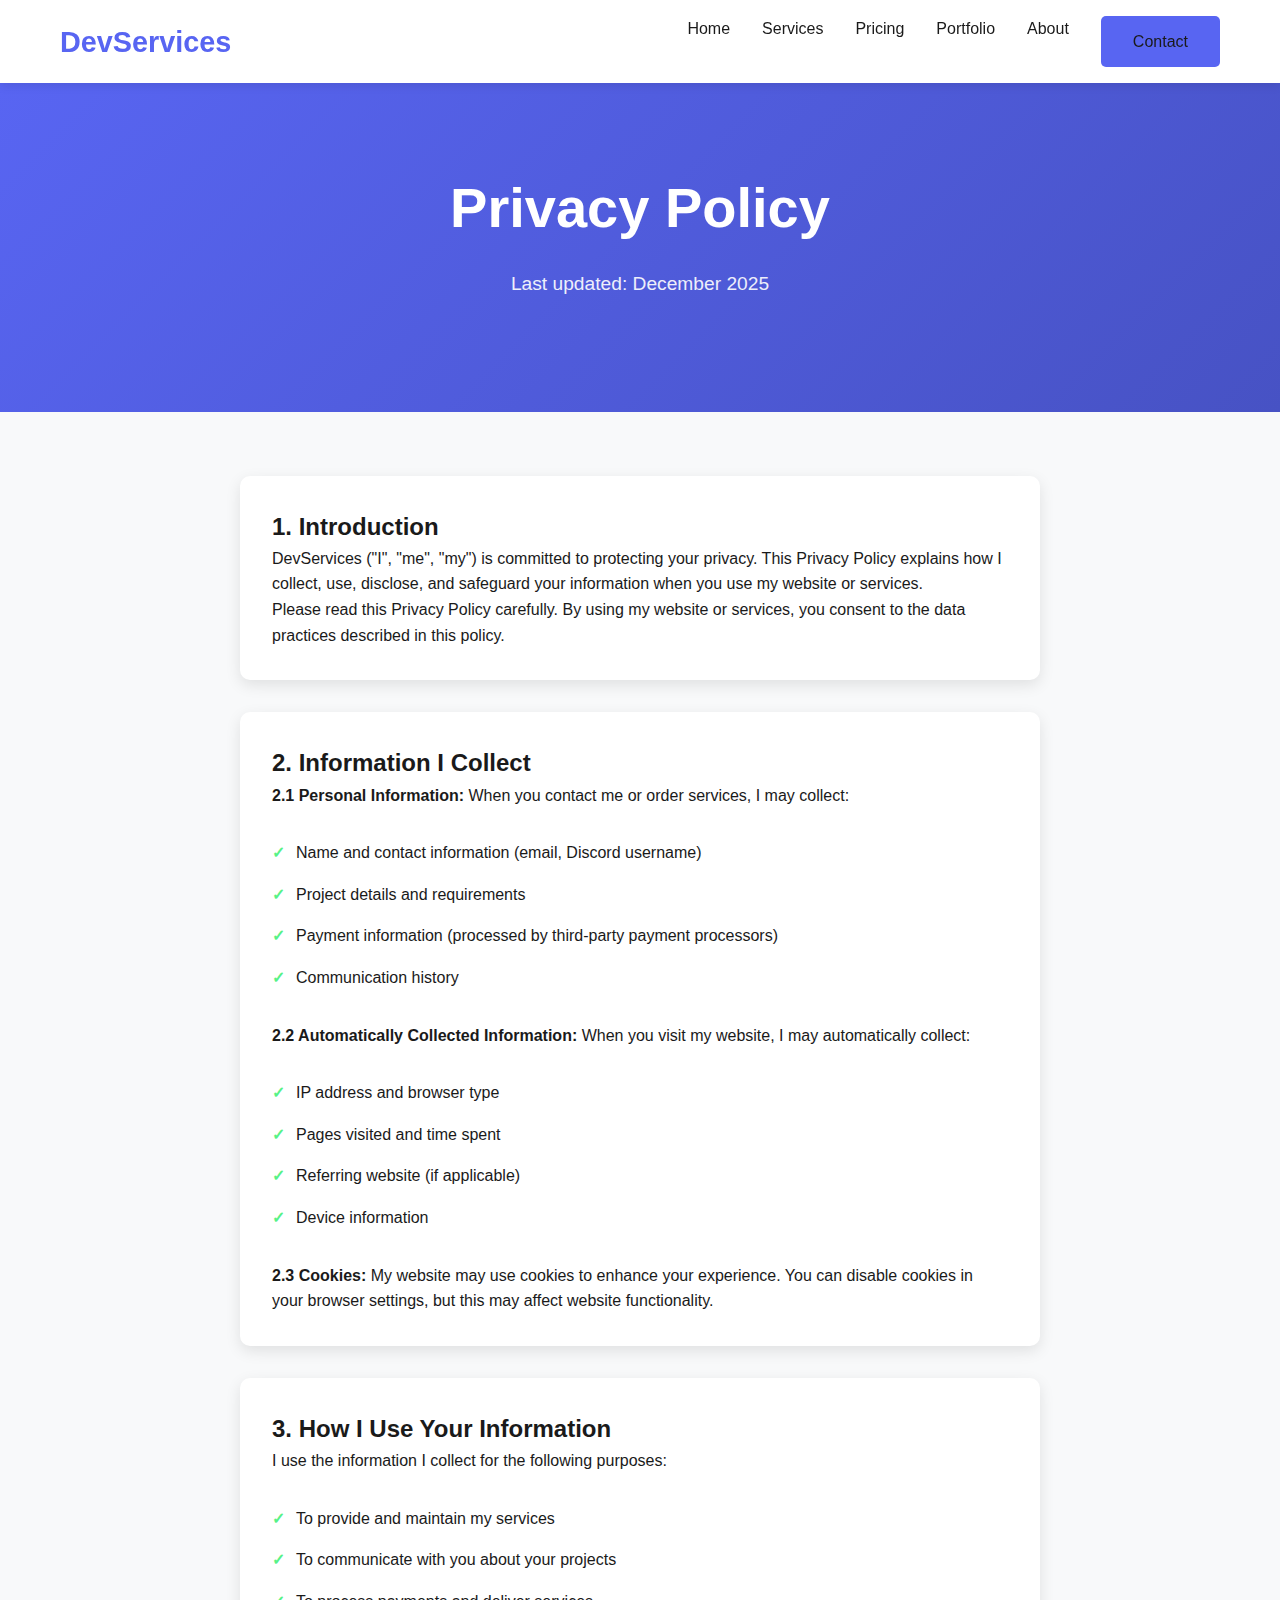
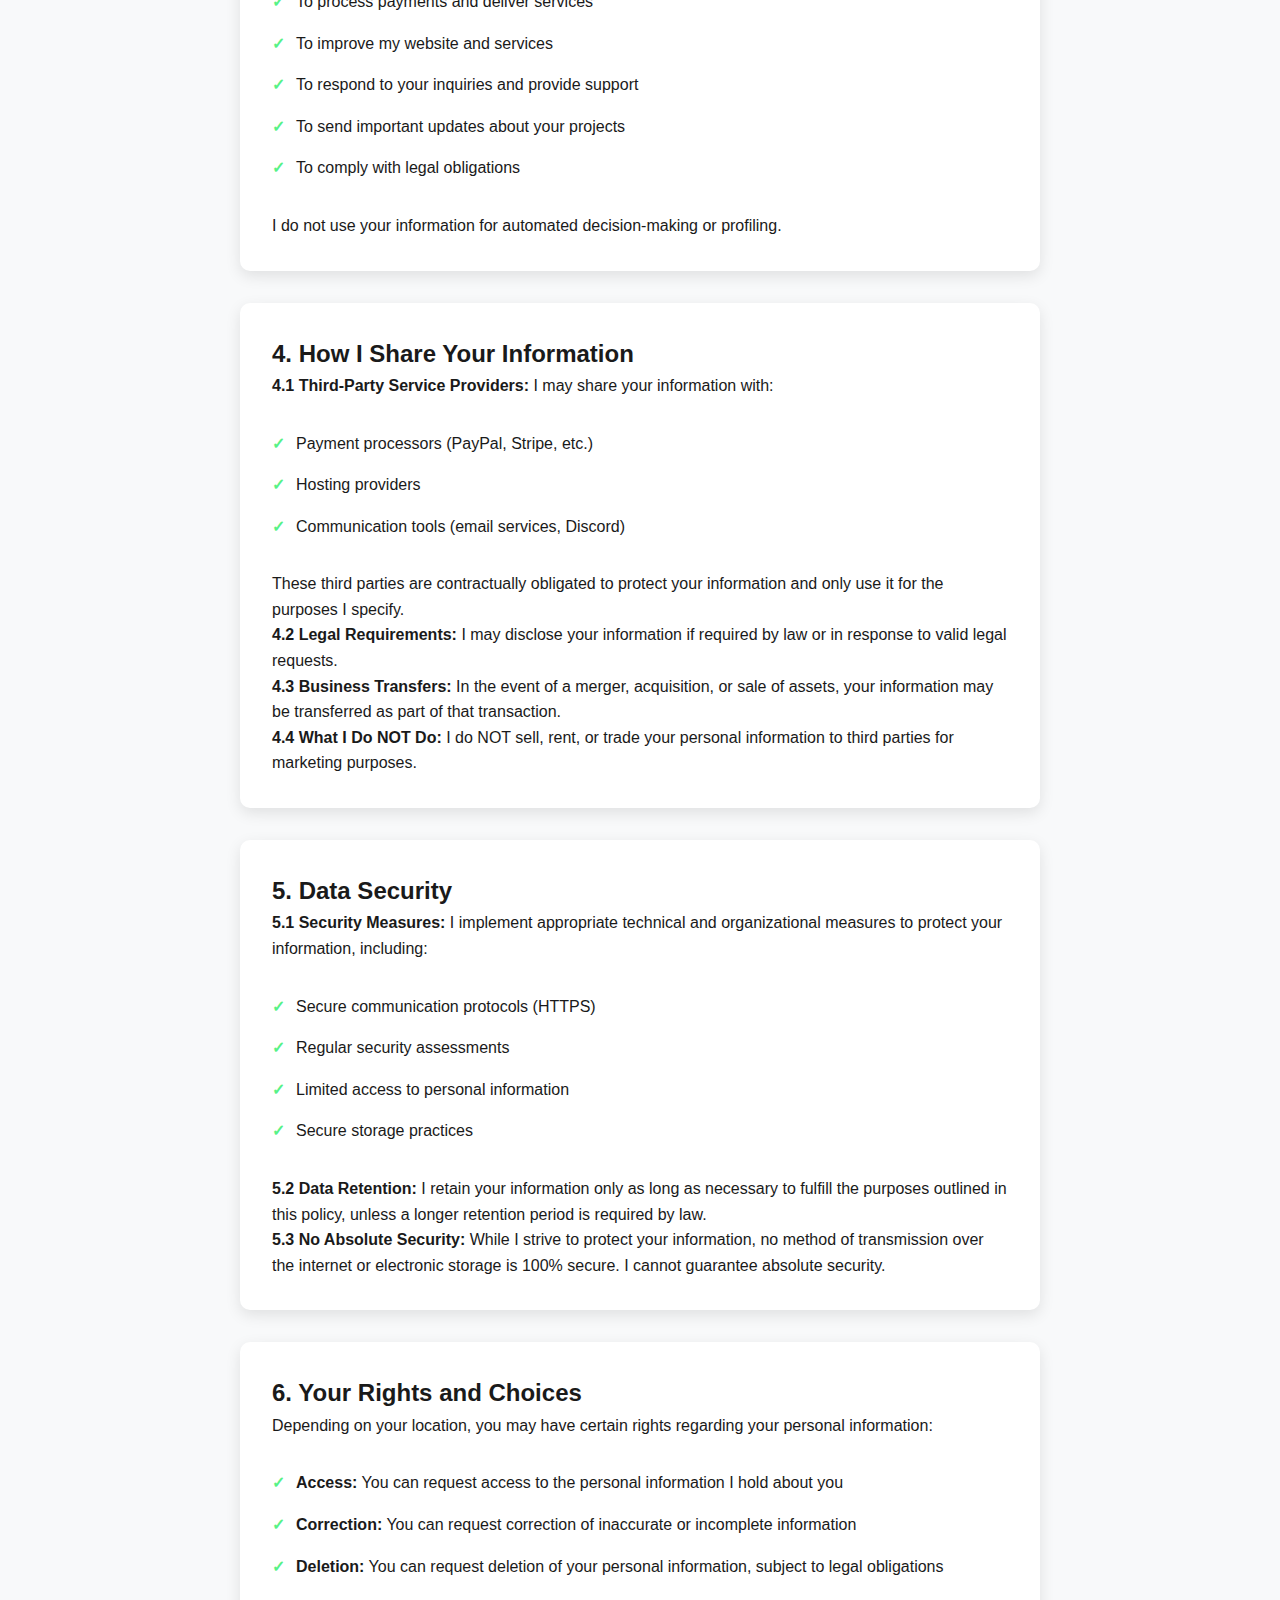
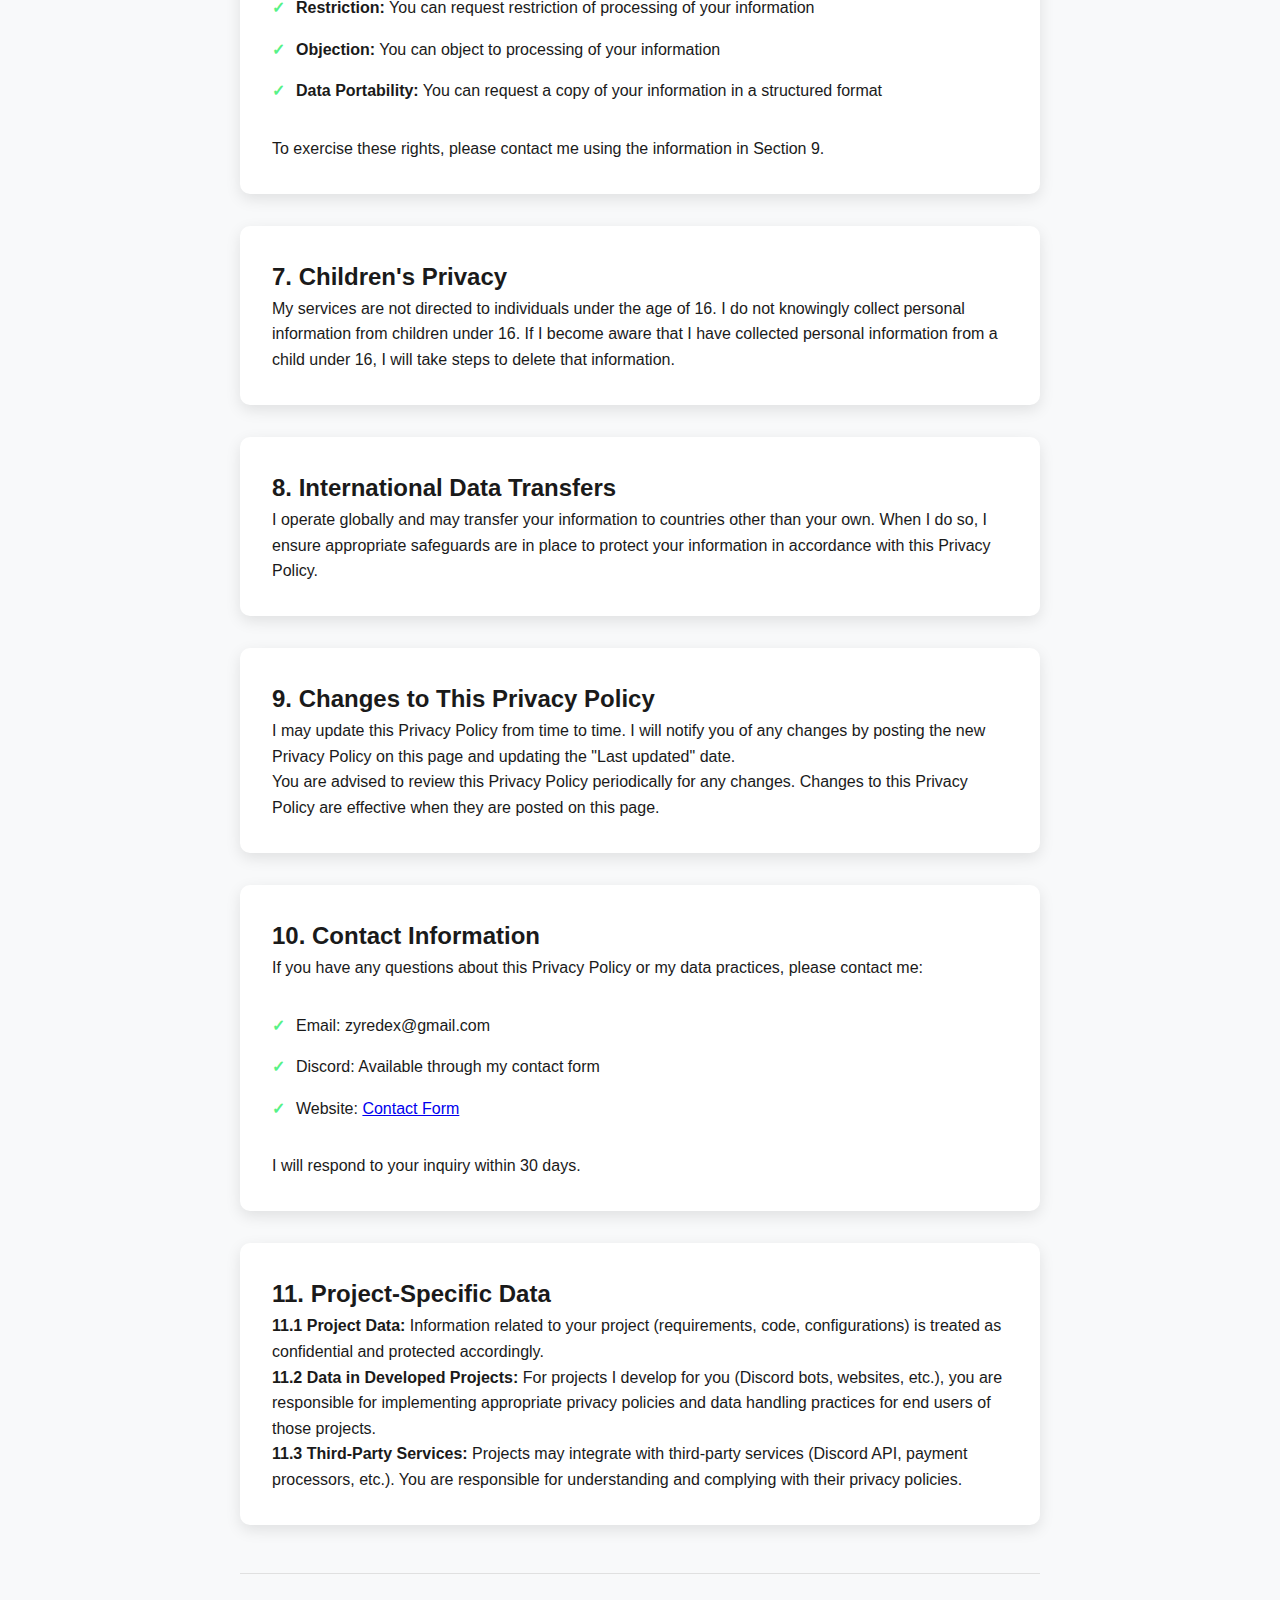
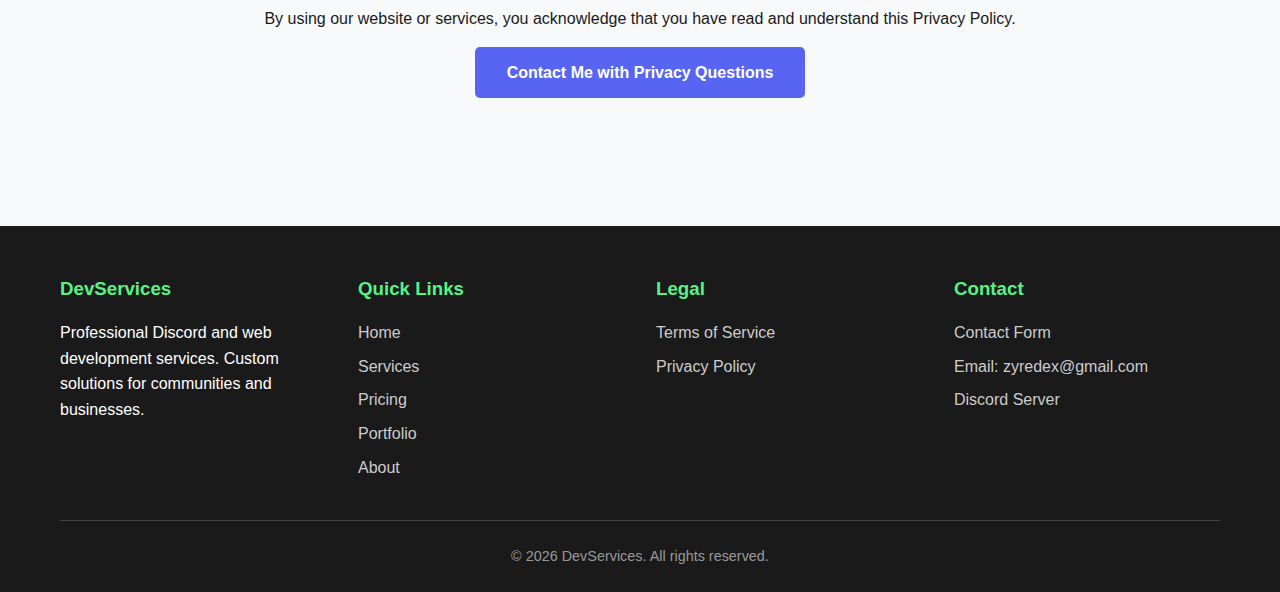
<file: privacy.html>
<!DOCTYPE html>
<html lang="en">
<head>
    <meta charset="UTF-8">
    <meta name="viewport" content="width=device-width, initial-scale=1.0">
    <title>Privacy Policy - DevServices</title>
    <link rel="stylesheet" href="assets/css/style.css">
    <link rel="stylesheet" href="https://cdnjs.cloudflare.com/ajax/libs/font-awesome/6.4.0/css/all.min.css">
</head>
<body>
    <!-- Navigation -->
    <nav class="navbar">
        <div class="container nav-container">
            <a href="index.html" class="logo">DevServices</a>
            <button class="mobile-menu-btn" id="mobileMenuBtn">
                <i class="fas fa-bars"></i>
            </button>
            <ul class="nav-links" id="navLinks">
                <li><a href="index.html">Home</a></li>
                <li><a href="services.html">Services</a></li>
                <li><a href="pricing.html">Pricing</a></li>
                <li><a href="portfolio.html">Portfolio</a></li>
                <li><a href="about.html">About</a></li>
                <li><a href="contact.html" class="btn">Contact</a></li>
            </ul>
        </div>
    </nav>

    <!-- Hero Section -->
    <section class="hero">
        <div class="container">
            <h1>Privacy Policy</h1>
            <p>Last updated: December 2025</p>
        </div>
    </section>

    <!-- Privacy Content -->
    <section class="container" style="padding: 4rem 0;">
        <div style="max-width: 800px; margin: 0 auto;">
            <div class="card" style="margin-bottom: 2rem;">
                <h2>1. Introduction</h2>
                <p>DevServices ("I", "me", "my") is committed to protecting your privacy. This Privacy Policy explains how I collect, use, disclose, and safeguard your information when you use my website or services.</p>
                <p>Please read this Privacy Policy carefully. By using my website or services, you consent to the data practices described in this policy.</p>
            </div>
            
            <div class="card" style="margin-bottom: 2rem;">
                <h2>2. Information I Collect</h2>
                <p><strong>2.1 Personal Information:</strong> When you contact me or order services, I may collect:</p>
                <ul class="feature-list">
                    <li>Name and contact information (email, Discord username)</li>
                    <li>Project details and requirements</li>
                    <li>Payment information (processed by third-party payment processors)</li>
                    <li>Communication history</li>
                </ul>
                
                <p><strong>2.2 Automatically Collected Information:</strong> When you visit my website, I may automatically collect:</p>
                <ul class="feature-list">
                    <li>IP address and browser type</li>
                    <li>Pages visited and time spent</li>
                    <li>Referring website (if applicable)</li>
                    <li>Device information</li>
                </ul>
                
                <p><strong>2.3 Cookies:</strong> My website may use cookies to enhance your experience. You can disable cookies in your browser settings, but this may affect website functionality.</p>
            </div>
            
            <div class="card" style="margin-bottom: 2rem;">
                <h2>3. How I Use Your Information</h2>
                <p>I use the information I collect for the following purposes:</p>
                <ul class="feature-list">
                    <li>To provide and maintain my services</li>
                    <li>To communicate with you about your projects</li>
                    <li>To process payments and deliver services</li>
                    <li>To improve my website and services</li>
                    <li>To respond to your inquiries and provide support</li>
                    <li>To send important updates about your projects</li>
                    <li>To comply with legal obligations</li>
                </ul>
                <p>I do not use your information for automated decision-making or profiling.</p>
            </div>
            
            <div class="card" style="margin-bottom: 2rem;">
                <h2>4. How I Share Your Information</h2>
                <p><strong>4.1 Third-Party Service Providers:</strong> I may share your information with:</p>
                <ul class="feature-list">
                    <li>Payment processors (PayPal, Stripe, etc.)</li>
                    <li>Hosting providers</li>
                    <li>Communication tools (email services, Discord)</li>
                </ul>
                <p>These third parties are contractually obligated to protect your information and only use it for the purposes I specify.</p>
                
                <p><strong>4.2 Legal Requirements:</strong> I may disclose your information if required by law or in response to valid legal requests.</p>
                
                <p><strong>4.3 Business Transfers:</strong> In the event of a merger, acquisition, or sale of assets, your information may be transferred as part of that transaction.</p>
                
                <p><strong>4.4 What I Do NOT Do:</strong> I do NOT sell, rent, or trade your personal information to third parties for marketing purposes.</p>
            </div>
            
            <div class="card" style="margin-bottom: 2rem;">
                <h2>5. Data Security</h2>
                <p><strong>5.1 Security Measures:</strong> I implement appropriate technical and organizational measures to protect your information, including:</p>
                <ul class="feature-list">
                    <li>Secure communication protocols (HTTPS)</li>
                    <li>Regular security assessments</li>
                    <li>Limited access to personal information</li>
                    <li>Secure storage practices</li>
                </ul>
                
                <p><strong>5.2 Data Retention:</strong> I retain your information only as long as necessary to fulfill the purposes outlined in this policy, unless a longer retention period is required by law.</p>
                
                <p><strong>5.3 No Absolute Security:</strong> While I strive to protect your information, no method of transmission over the internet or electronic storage is 100% secure. I cannot guarantee absolute security.</p>
            </div>
            
            <div class="card" style="margin-bottom: 2rem;">
                <h2>6. Your Rights and Choices</h2>
                <p>Depending on your location, you may have certain rights regarding your personal information:</p>
                <ul class="feature-list">
                    <li><strong>Access:</strong> You can request access to the personal information I hold about you</li>
                    <li><strong>Correction:</strong> You can request correction of inaccurate or incomplete information</li>
                    <li><strong>Deletion:</strong> You can request deletion of your personal information, subject to legal obligations</li>
                    <li><strong>Restriction:</strong> You can request restriction of processing of your information</li>
                    <li><strong>Objection:</strong> You can object to processing of your information</li>
                    <li><strong>Data Portability:</strong> You can request a copy of your information in a structured format</li>
                </ul>
                <p>To exercise these rights, please contact me using the information in Section 9.</p>
            </div>
            
            <div class="card" style="margin-bottom: 2rem;">
                <h2>7. Children's Privacy</h2>
                <p>My services are not directed to individuals under the age of 16. I do not knowingly collect personal information from children under 16. If I become aware that I have collected personal information from a child under 16, I will take steps to delete that information.</p>
            </div>
            
            <div class="card" style="margin-bottom: 2rem;">
                <h2>8. International Data Transfers</h2>
                <p>I operate globally and may transfer your information to countries other than your own. When I do so, I ensure appropriate safeguards are in place to protect your information in accordance with this Privacy Policy.</p>
            </div>
            
            <div class="card" style="margin-bottom: 2rem;">
                <h2>9. Changes to This Privacy Policy</h2>
                <p>I may update this Privacy Policy from time to time. I will notify you of any changes by posting the new Privacy Policy on this page and updating the "Last updated" date.</p>
                <p>You are advised to review this Privacy Policy periodically for any changes. Changes to this Privacy Policy are effective when they are posted on this page.</p>
            </div>
            
            <div class="card" style="margin-bottom: 2rem;">
                <h2>10. Contact Information</h2>
                <p>If you have any questions about this Privacy Policy or my data practices, please contact me:</p>
                <ul class="feature-list">
                    <li>Email: zyredex@gmail.com</li>
                    <li>Discord: Available through my contact form</li>
                    <li>Website: <a href="contact.html">Contact Form</a></li>
                </ul>
                <p style="margin-top: 1rem;">I will respond to your inquiry within 30 days.</p>
            </div>
            
            <div class="card">
                <h2>11. Project-Specific Data</h2>
                <p><strong>11.1 Project Data:</strong> Information related to your project (requirements, code, configurations) is treated as confidential and protected accordingly.</p>
                <p><strong>11.2 Data in Developed Projects:</strong> For projects I develop for you (Discord bots, websites, etc.), you are responsible for implementing appropriate privacy policies and data handling practices for end users of those projects.</p>
                <p><strong>11.3 Third-Party Services:</strong> Projects may integrate with third-party services (Discord API, payment processors, etc.). You are responsible for understanding and complying with their privacy policies.</p>
            </div>
            
            <div style="text-align: center; margin-top: 3rem; padding-top: 2rem; border-top: 1px solid var(--border);">
                <p>By using our website or services, you acknowledge that you have read and understand this Privacy Policy.</p>
                <p style="margin-top: 1rem;"><a href="contact.html" class="btn">Contact Me with Privacy Questions</a></p>
            </div>
        </div>
    </section>

    <!-- Footer -->
    <footer class="footer">
        <div class="container">
            <div class="footer-content">
                <div class="footer-section">
                    <h3>DevServices</h3>
                    <p>Professional Discord and web development services. Custom solutions for communities and businesses.</p>
                </div>
                
                <div class="footer-section">
                    <h3>Quick Links</h3>
                    <ul class="footer-links">
                        <li><a href="index.html">Home</a></li>
                        <li><a href="services.html">Services</a></li>
                        <li><a href="pricing.html">Pricing</a></li>
                        <li><a href="portfolio.html">Portfolio</a></li>
                        <li><a href="about.html">About</a></li>
                    </ul>
                </div>
                
                <div class="footer-section">
                    <h3>Legal</h3>
                    <ul class="footer-links">
                        <li><a href="terms.html">Terms of Service</a></li>
                        <li><a href="privacy.html">Privacy Policy</a></li>
                    </ul>
                </div>
                
                <div class="footer-section">
                    <h3>Contact</h3>
                    <ul class="footer-links">
                        <li><a href="contact.html">Contact Form</a></li>
                        <li><a href="mailto:contact@devservices.com">Email: zyredex@gmail.com</a></li>
                        <li><a href="https://discord.gg/JgxsvNQJrV">Discord Server</a></li>
                    </ul>
                </div>
            </div>
            
            <div class="copyright">
                <p>&copy; 2026 DevServices. All rights reserved.</p>
            </div>
        </div>
    </footer>

    <script src="assets/js/script.js"></script>
</body>
</html>
</file>
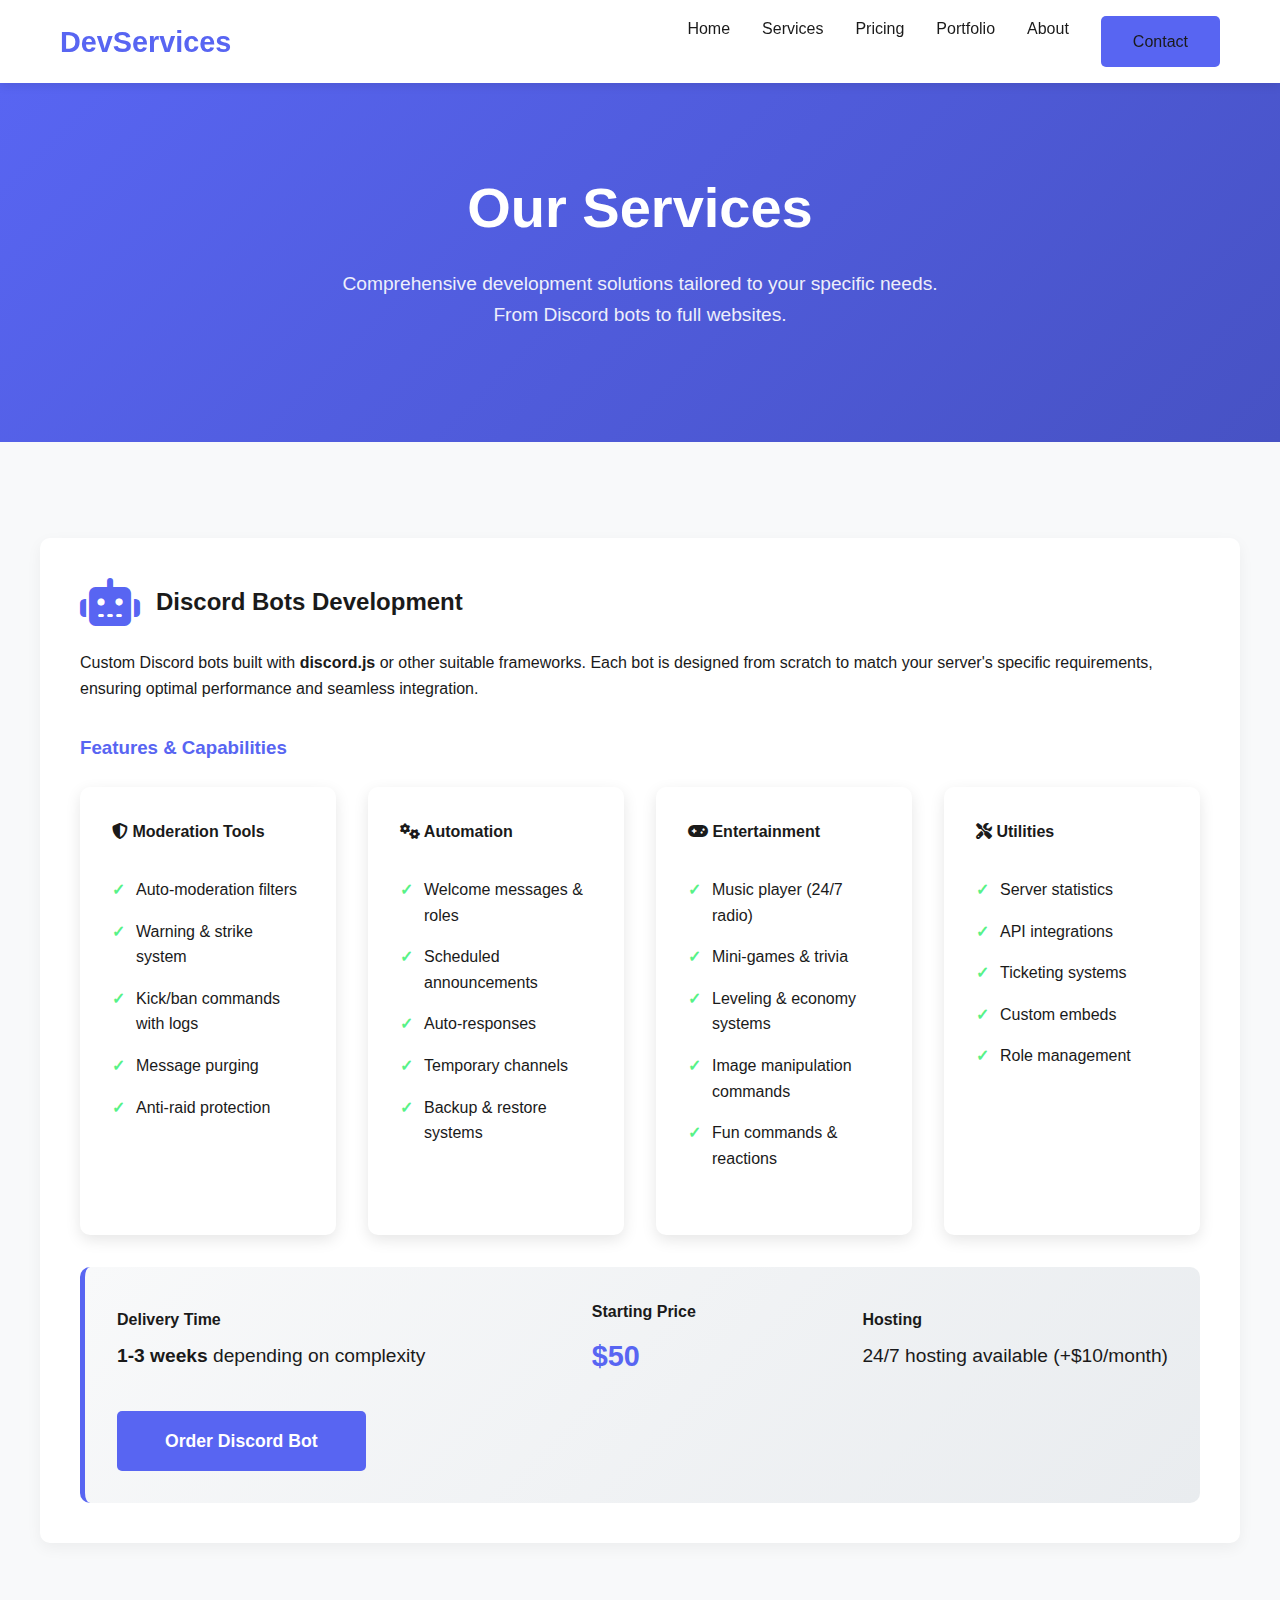
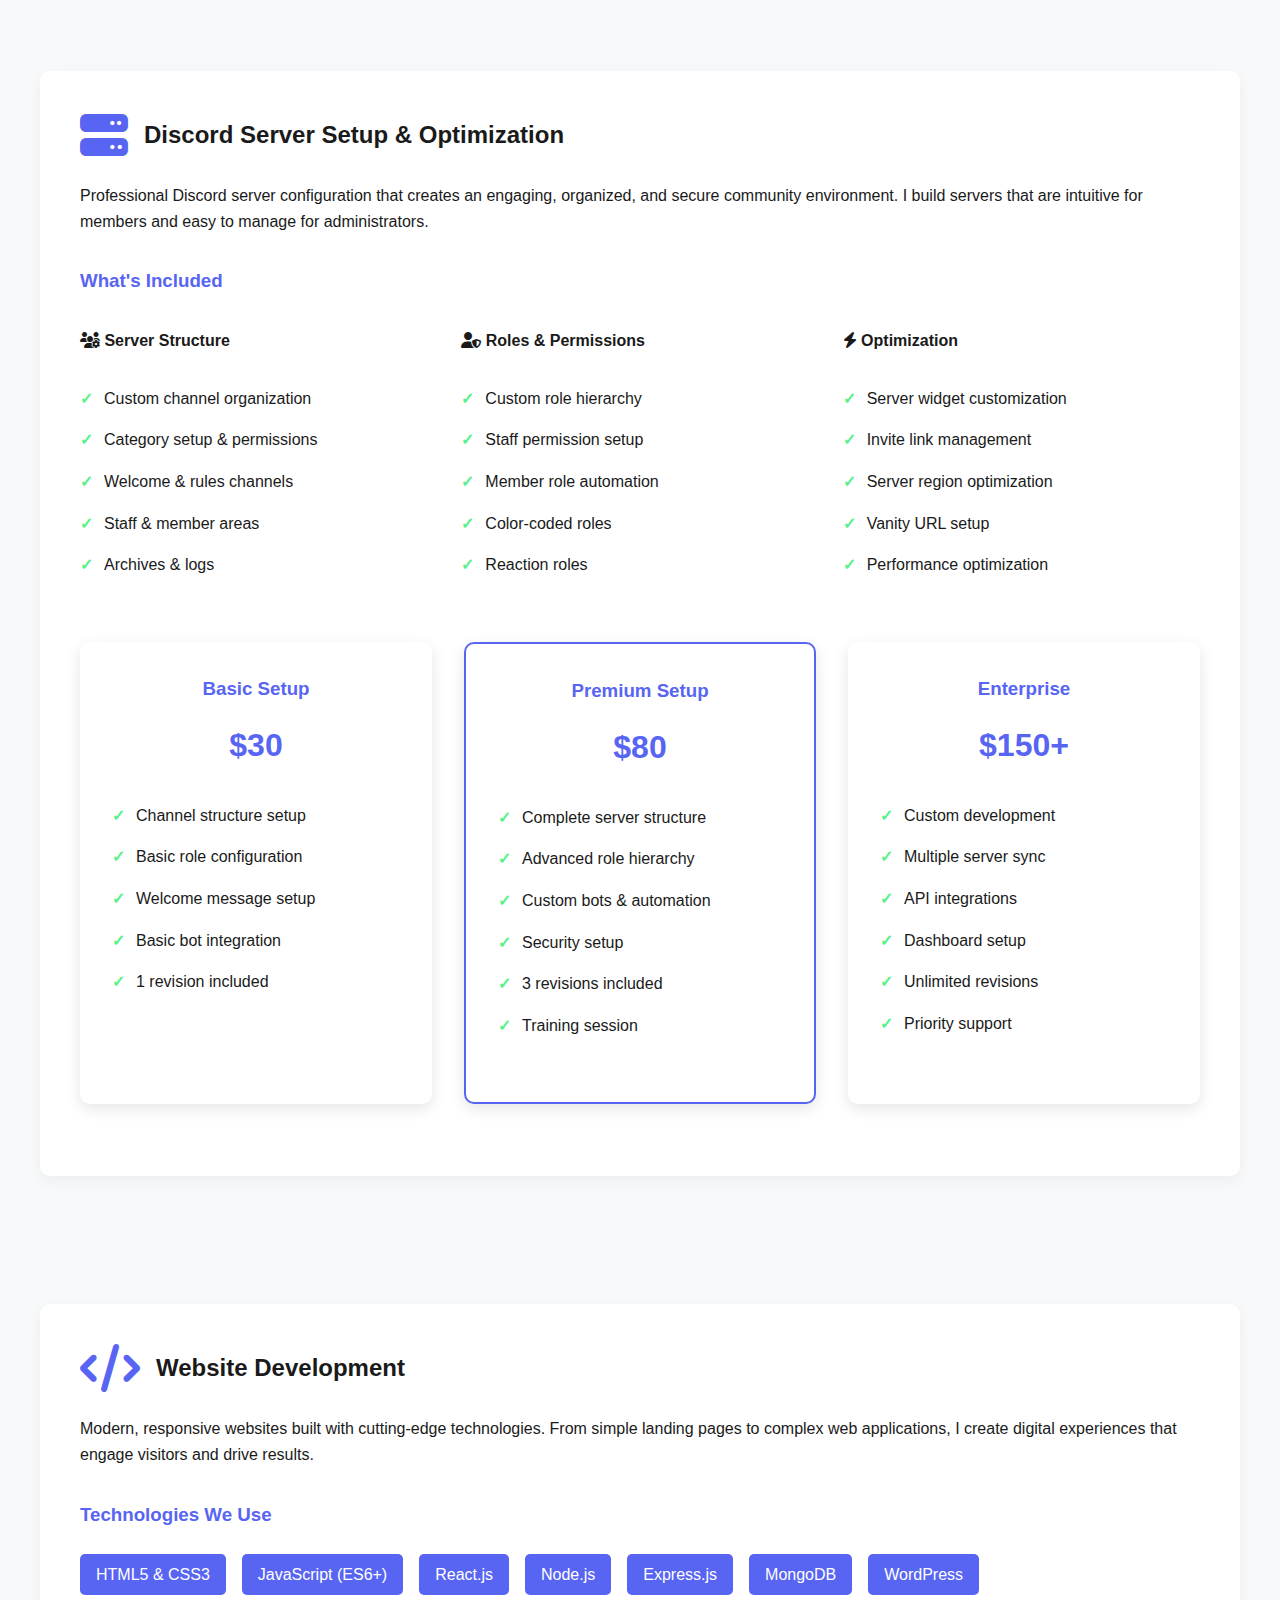
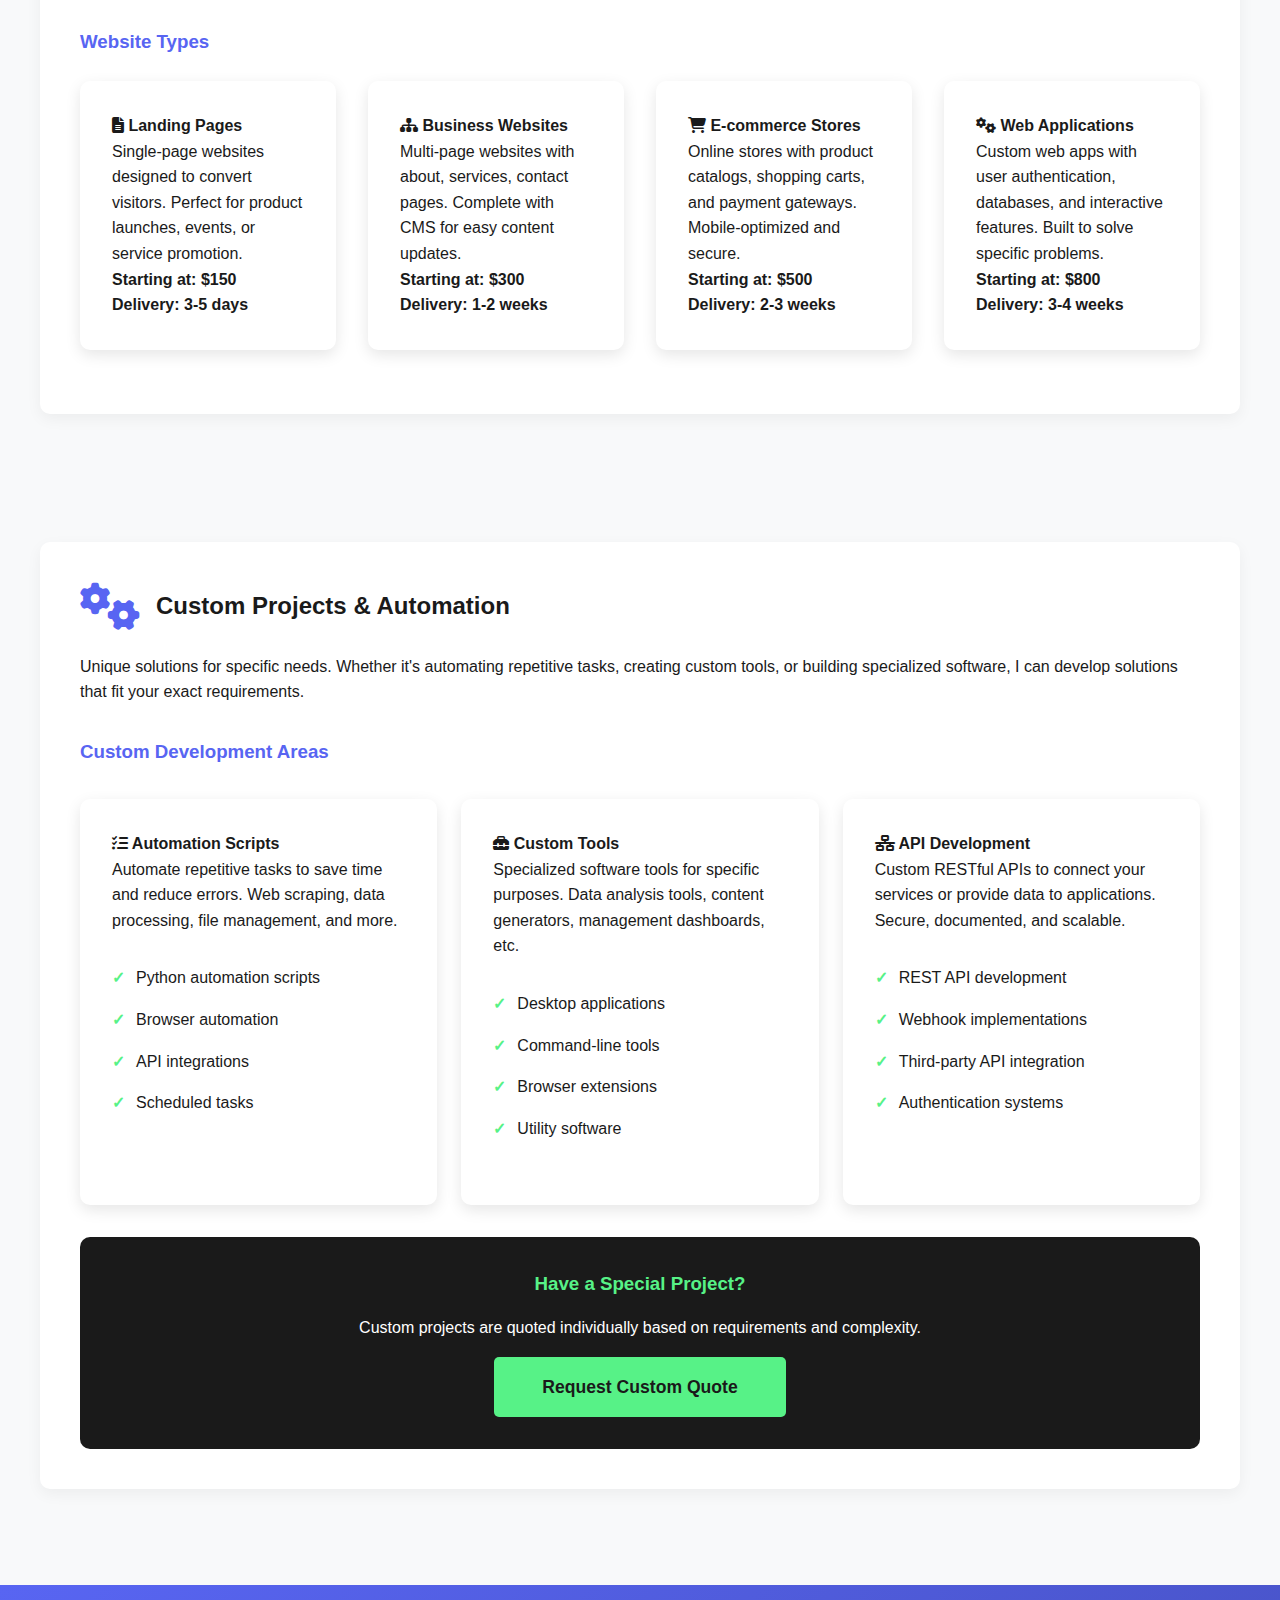
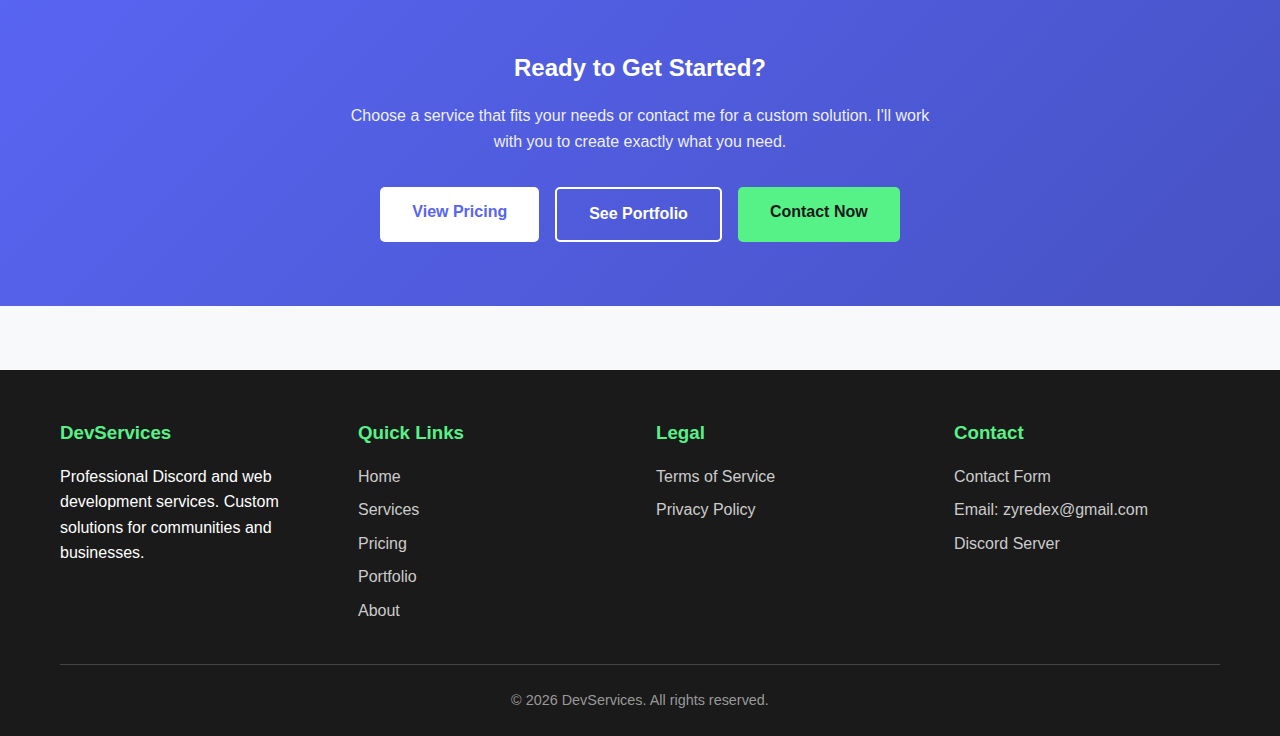
<file: services.html>
<!DOCTYPE html>
<html lang="en">
<head>
    <meta charset="UTF-8">
    <meta name="viewport" content="width=device-width, initial-scale=1.0">
    <title>Services - DevServices | Discord & Web Development</title>
    <link rel="stylesheet" href="assets/css/style.css">
    <link rel="stylesheet" href="https://cdnjs.cloudflare.com/ajax/libs/font-awesome/6.4.0/css/all.min.css">
</head>
<body>
    <!-- Navigation -->
    <nav class="navbar">
        <div class="container nav-container">
            <a href="index.html" class="logo">DevServices</a>
            <button class="mobile-menu-btn" id="mobileMenuBtn">
                <i class="fas fa-bars"></i>
            </button>
            <ul class="nav-links" id="navLinks">
                <li><a href="index.html">Home</a></li>
                <li><a href="services.html" class="active">Services</a></li>
                <li><a href="pricing.html">Pricing</a></li>
                <li><a href="portfolio.html">Portfolio</a></li>
                <li><a href="about.html">About</a></li>
                <li><a href="contact.html" class="btn">Contact</a></li>
            </ul>
        </div>
    </nav>

    <!-- Hero Section -->
    <section class="hero">
        <div class="container">
            <h1>Our Services</h1>
            <p>Comprehensive development solutions tailored to your specific needs. From Discord bots to full websites.</p>
        </div>
    </section>

    <!-- Discord Bots Service -->
    <section class="container" style="padding: 4rem 0 2rem;">
        <div class="service-detail">
            <div style="display: flex; align-items: center; gap: 1rem; margin-bottom: 1.5rem;">
                <i class="fas fa-robot" style="font-size: 3rem; color: var(--primary);"></i>
                <h2>Discord Bots Development</h2>
            </div>
            
            <p>Custom Discord bots built with <strong>discord.js</strong> or other suitable frameworks. Each bot is designed from scratch to match your server's specific requirements, ensuring optimal performance and seamless integration.</p>
            
            <h3 style="margin-top: 2rem; color: var(--primary);">Features & Capabilities</h3>
            <div class="cards" style="margin: 1.5rem 0; grid-template-columns: repeat(auto-fit, minmax(250px, 1fr));">
                <div class="card">
                    <h4><i class="fas fa-shield-alt"></i> Moderation Tools</h4>
                    <ul class="feature-list">
                        <li>Auto-moderation filters</li>
                        <li>Warning & strike system</li>
                        <li>Kick/ban commands with logs</li>
                        <li>Message purging</li>
                        <li>Anti-raid protection</li>
                    </ul>
                </div>
                <div class="card">
                    <h4><i class="fas fa-cogs"></i> Automation</h4>
                    <ul class="feature-list">
                        <li>Welcome messages & roles</li>
                        <li>Scheduled announcements</li>
                        <li>Auto-responses</li>
                        <li>Temporary channels</li>
                        <li>Backup & restore systems</li>
                    </ul>
                </div>
                <div class="card">
                    <h4><i class="fas fa-gamepad"></i> Entertainment</h4>
                    <ul class="feature-list">
                        <li>Music player (24/7 radio)</li>
                        <li>Mini-games & trivia</li>
                        <li>Leveling & economy systems</li>
                        <li>Image manipulation commands</li>
                        <li>Fun commands & reactions</li>
                    </ul>
                </div>
                <div class="card">
                    <h4><i class="fas fa-tools"></i> Utilities</h4>
                    <ul class="feature-list">
                        <li>Server statistics</li>
                        <li>API integrations</li>
                        <li>Ticketing systems</li>
                        <li>Custom embeds</li>
                        <li>Role management</li>
                    </ul>
                </div>
            </div>
            
            <div style="background: linear-gradient(135deg, #f8f9fa 0%, #e9ecef 100%); padding: 2rem; border-radius: 10px; margin-top: 2rem; border-left: 5px solid var(--primary);">
                <div style="display: flex; flex-wrap: wrap; gap: 2rem; justify-content: space-between; align-items: center;">
                    <div>
                        <h4 style="margin-bottom: 0.5rem;">Delivery Time</h4>
                        <p style="font-size: 1.2rem;"><strong>1-3 weeks</strong> depending on complexity</p>
                    </div>
                    <div>
                        <h4 style="margin-bottom: 0.5rem;">Starting Price</h4>
                        <p style="font-size: 1.8rem; font-weight: bold; color: var(--primary);">$50</p>
                    </div>
                    <div>
                        <h4 style="margin-bottom: 0.5rem;">Hosting</h4>
                        <p style="font-size: 1.2rem;">24/7 hosting available (+$10/month)</p>
                    </div>
                    <div>
                        <a href="contact.html?service=discord-bot" class="btn btn-large">Order Discord Bot</a>
                    </div>
                </div>
            </div>
        </div>
    </section>

    <!-- Discord Server Setup -->
    <section class="container" style="padding: 2rem 0;">
        <div class="service-detail">
            <div style="display: flex; align-items: center; gap: 1rem; margin-bottom: 1.5rem;">
                <i class="fas fa-server" style="font-size: 3rem; color: var(--primary);"></i>
                <h2>Discord Server Setup & Optimization</h2>
            </div>
            
            <p>Professional Discord server configuration that creates an engaging, organized, and secure community environment. I build servers that are intuitive for members and easy to manage for administrators.</p>
            
            <h3 style="margin-top: 2rem; color: var(--primary);">What's Included</h3>
            <div style="display: grid; grid-template-columns: repeat(auto-fit, minmax(300px, 1fr)); gap: 1.5rem; margin: 2rem 0;">
                <div>
                    <h4><i class="fas fa-users-cog"></i> Server Structure</h4>
                    <ul class="feature-list">
                        <li>Custom channel organization</li>
                        <li>Category setup & permissions</li>
                        <li>Welcome & rules channels</li>
                        <li>Staff & member areas</li>
                        <li>Archives & logs</li>
                    </ul>
                </div>
                <div>
                    <h4><i class="fas fa-user-shield"></i> Roles & Permissions</h4>
                    <ul class="feature-list">
                        <li>Custom role hierarchy</li>
                        <li>Staff permission setup</li>
                        <li>Member role automation</li>
                        <li>Color-coded roles</li>
                        <li>Reaction roles</li>
                    </ul>
                </div>
                <div>
                    <h4><i class="fas fa-bolt"></i> Optimization</h4>
                    <ul class="feature-list">
                        <li>Server widget customization</li>
                        <li>Invite link management</li>
                        <li>Server region optimization</li>
                        <li>Vanity URL setup</li>
                        <li>Performance optimization</li>
                    </ul>
                </div>
            </div>
            
            <div class="cards" style="margin: 2rem 0;">
                <div class="card" style="text-align: center;">
                    <h3>Basic Setup</h3>
                    <div style="font-size: 2rem; color: var(--primary); font-weight: bold; margin: 1rem 0;">$30</div>
                    <ul class="feature-list" style="text-align: left;">
                        <li>Channel structure setup</li>
                        <li>Basic role configuration</li>
                        <li>Welcome message setup</li>
                        <li>Basic bot integration</li>
                        <li>1 revision included</li>
                    </ul>
                </div>
                <div class="card" style="text-align: center; border: 2px solid var(--primary);">
                    <h3>Premium Setup</h3>
                    <div style="font-size: 2rem; color: var(--primary); font-weight: bold; margin: 1rem 0;">$80</div>
                    <ul class="feature-list" style="text-align: left;">
                        <li>Complete server structure</li>
                        <li>Advanced role hierarchy</li>
                        <li>Custom bots & automation</li>
                        <li>Security setup</li>
                        <li>3 revisions included</li>
                        <li>Training session</li>
                    </ul>
                </div>
                <div class="card" style="text-align: center;">
                    <h3>Enterprise</h3>
                    <div style="font-size: 2rem; color: var(--primary); font-weight: bold; margin: 1rem 0;">$150+</div>
                    <ul class="feature-list" style="text-align: left;">
                        <li>Custom development</li>
                        <li>Multiple server sync</li>
                        <li>API integrations</li>
                        <li>Dashboard setup</li>
                        <li>Unlimited revisions</li>
                        <li>Priority support</li>
                    </ul>
                </div>
            </div>
        </div>
    </section>

    <!-- Website Development -->
    <section class="container" style="padding: 2rem 0;">
        <div class="service-detail">
            <div style="display: flex; align-items: center; gap: 1rem; margin-bottom: 1.5rem;">
                <i class="fas fa-code" style="font-size: 3rem; color: var(--primary);"></i>
                <h2>Website Development</h2>
            </div>
            
            <p>Modern, responsive websites built with cutting-edge technologies. From simple landing pages to complex web applications, I create digital experiences that engage visitors and drive results.</p>
            
            <h3 style="margin-top: 2rem; color: var(--primary);">Technologies We Use</h3>
            <div style="display: flex; flex-wrap: wrap; gap: 1rem; margin: 1.5rem 0;">
                <span style="background: var(--primary); color: white; padding: 0.5rem 1rem; border-radius: 5px; font-weight: 500;">HTML5 & CSS3</span>
                <span style="background: var(--primary); color: white; padding: 0.5rem 1rem; border-radius: 5px; font-weight: 500;">JavaScript (ES6+)</span>
                <span style="background: var(--primary); color: white; padding: 0.5rem 1rem; border-radius: 5px; font-weight: 500;">React.js</span>
                <span style="background: var(--primary); color: white; padding: 0.5rem 1rem; border-radius: 5px; font-weight: 500;">Node.js</span>
                <span style="background: var(--primary); color: white; padding: 0.5rem 1rem; border-radius: 5px; font-weight: 500;">Express.js</span>
                <span style="background: var(--primary); color: white; padding: 0.5rem 1rem; border-radius: 5px; font-weight: 500;">MongoDB</span>
                <span style="background: var(--primary); color: white; padding: 0.5rem 1rem; border-radius: 5px; font-weight: 500;">WordPress</span>
            </div>
            
            <h3 style="margin-top: 2rem; color: var(--primary);">Website Types</h3>
            <div class="cards" style="margin: 1.5rem 0;">
                <div class="card">
                    <h4><i class="fas fa-file-alt"></i> Landing Pages</h4>
                    <p>Single-page websites designed to convert visitors. Perfect for product launches, events, or service promotion.</p>
                    <p><strong>Starting at: $150</strong></p>
                    <p><strong>Delivery: 3-5 days</strong></p>
                </div>
                <div class="card">
                    <h4><i class="fas fa-sitemap"></i> Business Websites</h4>
                    <p>Multi-page websites with about, services, contact pages. Complete with CMS for easy content updates.</p>
                    <p><strong>Starting at: $300</strong></p>
                    <p><strong>Delivery: 1-2 weeks</strong></p>
                </div>
                <div class="card">
                    <h4><i class="fas fa-shopping-cart"></i> E-commerce Stores</h4>
                    <p>Online stores with product catalogs, shopping carts, and payment gateways. Mobile-optimized and secure.</p>
                    <p><strong>Starting at: $500</strong></p>
                    <p><strong>Delivery: 2-3 weeks</strong></p>
                </div>
                <div class="card">
                    <h4><i class="fas fa-cogs"></i> Web Applications</h4>
                    <p>Custom web apps with user authentication, databases, and interactive features. Built to solve specific problems.</p>
                    <p><strong>Starting at: $800</strong></p>
                    <p><strong>Delivery: 3-4 weeks</strong></p>
                </div>
            </div>
        </div>
    </section>

    <!-- Custom Projects -->
    <section class="container" style="padding: 2rem 0 4rem;">
        <div class="service-detail">
            <div style="display: flex; align-items: center; gap: 1rem; margin-bottom: 1.5rem;">
                <i class="fas fa-cogs" style="font-size: 3rem; color: var(--primary);"></i>
                <h2>Custom Projects & Automation</h2>
            </div>
            
            <p>Unique solutions for specific needs. Whether it's automating repetitive tasks, creating custom tools, or building specialized software, I can develop solutions that fit your exact requirements.</p>
            
            <h3 style="margin-top: 2rem; color: var(--primary);">Custom Development Areas</h3>
            <div style="display: grid; grid-template-columns: repeat(auto-fit, minmax(300px, 1fr)); gap: 1.5rem; margin: 2rem 0;">
                <div class="card">
                    <h4><i class="fas fa-tasks"></i> Automation Scripts</h4>
                    <p>Automate repetitive tasks to save time and reduce errors. Web scraping, data processing, file management, and more.</p>
                    <ul class="feature-list">
                        <li>Python automation scripts</li>
                        <li>Browser automation</li>
                        <li>API integrations</li>
                        <li>Scheduled tasks</li>
                    </ul>
                </div>
                <div class="card">
                    <h4><i class="fas fa-toolbox"></i> Custom Tools</h4>
                    <p>Specialized software tools for specific purposes. Data analysis tools, content generators, management dashboards, etc.</p>
                    <ul class="feature-list">
                        <li>Desktop applications</li>
                        <li>Command-line tools</li>
                        <li>Browser extensions</li>
                        <li>Utility software</li>
                    </ul>
                </div>
                <div class="card">
                    <h4><i class="fas fa-network-wired"></i> API Development</h4>
                    <p>Custom RESTful APIs to connect your services or provide data to applications. Secure, documented, and scalable.</p>
                    <ul class="feature-list">
                        <li>REST API development</li>
                        <li>Webhook implementations</li>
                        <li>Third-party API integration</li>
                        <li>Authentication systems</li>
                    </ul>
                </div>
            </div>
            
            <div style="background: var(--dark); color: white; padding: 2rem; border-radius: 10px; text-align: center; margin-top: 2rem;">
                <h3 style="color: var(--secondary);">Have a Special Project?</h3>
                <p style="margin: 1rem 0;">Custom projects are quoted individually based on requirements and complexity.</p>
                <a href="contact.html?service=custom-project" class="btn btn-secondary btn-large">Request Custom Quote</a>
            </div>
        </div>
    </section>

    <!-- CTA Section -->
    <section style="background: linear-gradient(135deg, var(--primary) 0%, var(--primary-dark) 100%); color: white; padding: 4rem 0; text-align: center;">
        <div class="container">
            <h2 style="margin-bottom: 1rem;">Ready to Get Started?</h2>
            <p style="max-width: 600px; margin: 0 auto 2rem; opacity: 0.9;">
                Choose a service that fits your needs or contact me for a custom solution. I'll work with you to create exactly what you need.
            </p>
            <div style="display: flex; gap: 1rem; justify-content: center; flex-wrap: wrap;">
                <a href="pricing.html" class="btn" style="background: white; color: var(--primary);">View Pricing</a>
                <a href="portfolio.html" class="btn" style="background: transparent; border: 2px solid white;">See Portfolio</a>
                <a href="contact.html" class="btn btn-secondary">Contact Now</a>
            </div>
        </div>
    </section>

    <!-- Footer -->
    <footer class="footer">
        <div class="container">
            <div class="footer-content">
                <div class="footer-section">
                    <h3>DevServices</h3>
                    <p>Professional Discord and web development services. Custom solutions for communities and businesses.</p>
                </div>
                
                <div class="footer-section">
                    <h3>Quick Links</h3>
                    <ul class="footer-links">
                        <li><a href="index.html">Home</a></li>
                        <li><a href="services.html">Services</a></li>
                        <li><a href="pricing.html">Pricing</a></li>
                        <li><a href="portfolio.html">Portfolio</a></li>
                        <li><a href="about.html">About</a></li>
                    </ul>
                </div>
                
                <div class="footer-section">
                    <h3>Legal</h3>
                    <ul class="footer-links">
                        <li><a href="terms.html">Terms of Service</a></li>
                        <li><a href="privacy.html">Privacy Policy</a></li>
                    </ul>
                </div>
                
                <div class="footer-section">
                    <h3>Contact</h3>
                    <ul class="footer-links">
                        <li><a href="contact.html">Contact Form</a></li>
                        <li><a href="mailto:contact@devservices.com">Email: zyredex@gmail.com</a></li>
                        <li><a href="https://discord.gg/JgxsvNQJrV">Discord Server</a></li>
                    </ul>
                </div>
            </div>
            
            <div class="copyright">
                <p>&copy; 2026 DevServices. All rights reserved.</p>
            </div>
        </div>
    </footer>

    <script src="assets/js/script.js"></script>
</body>
</html>
</file>
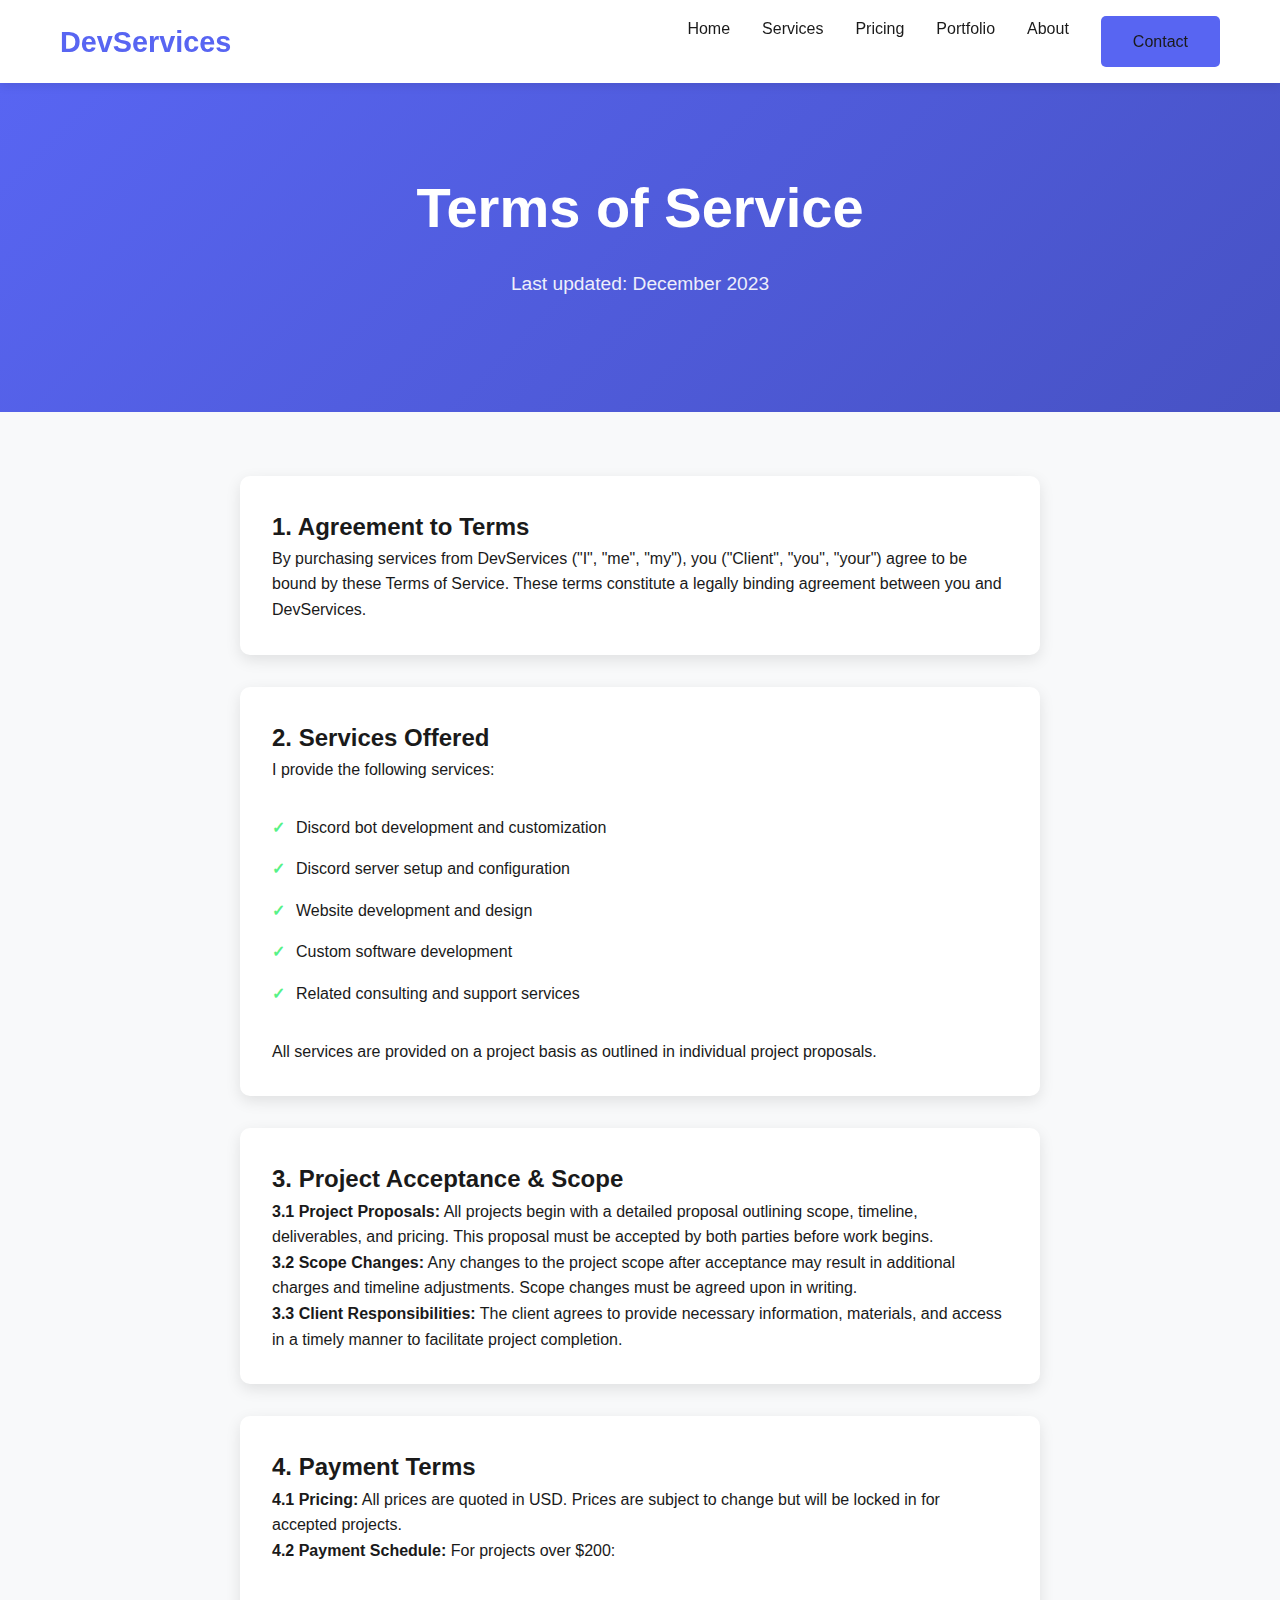
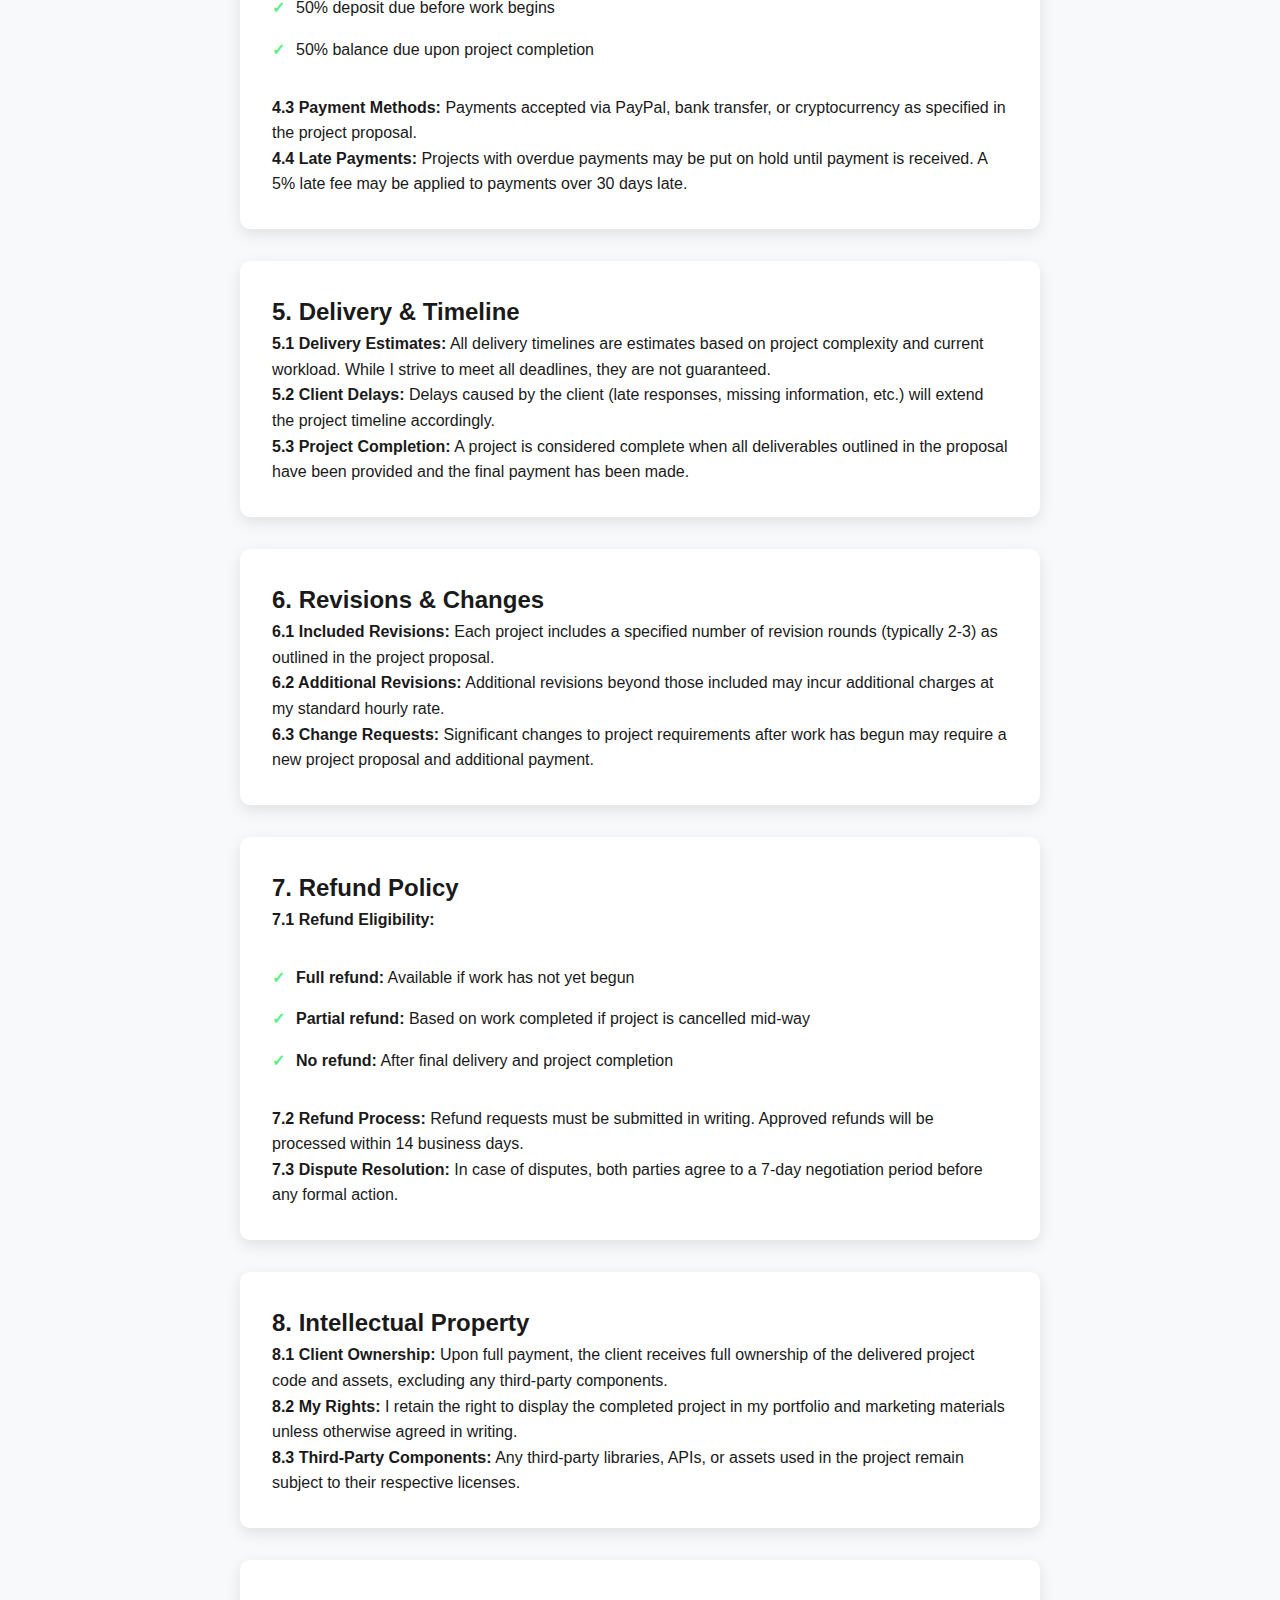
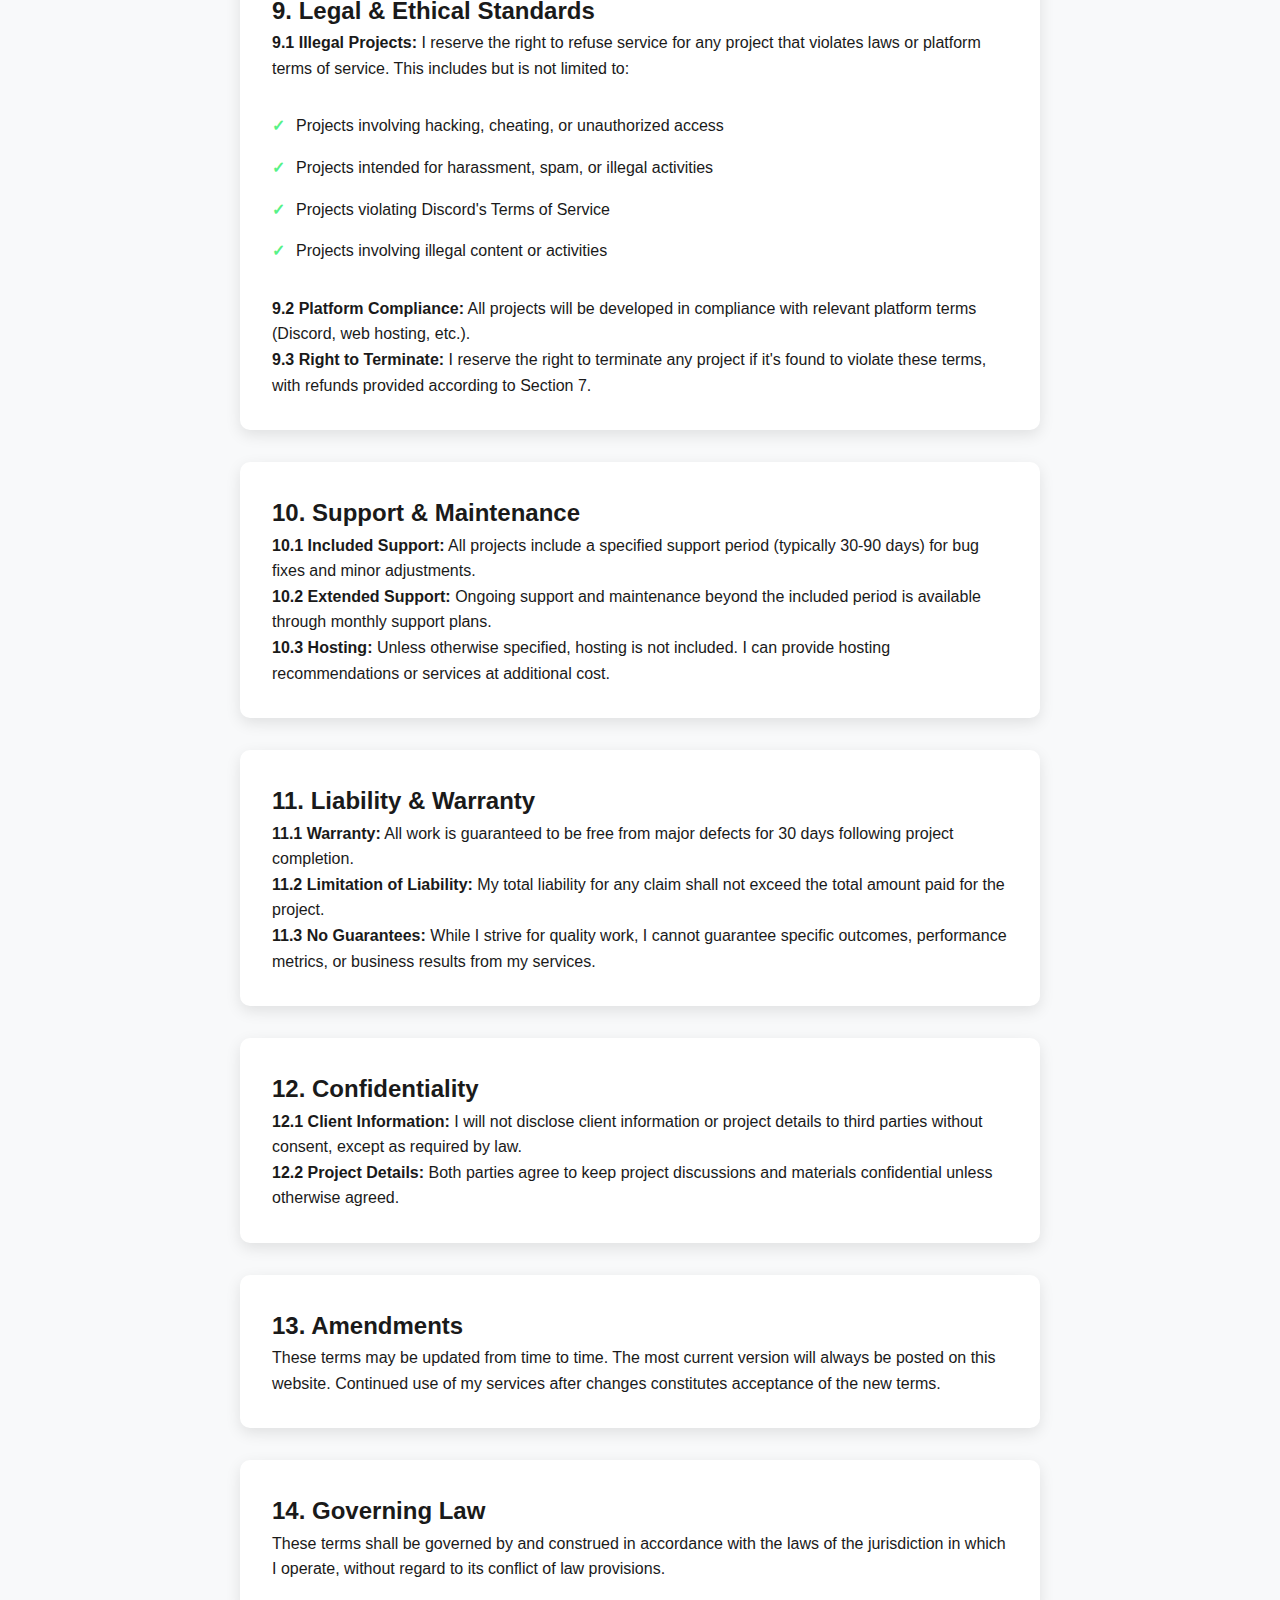
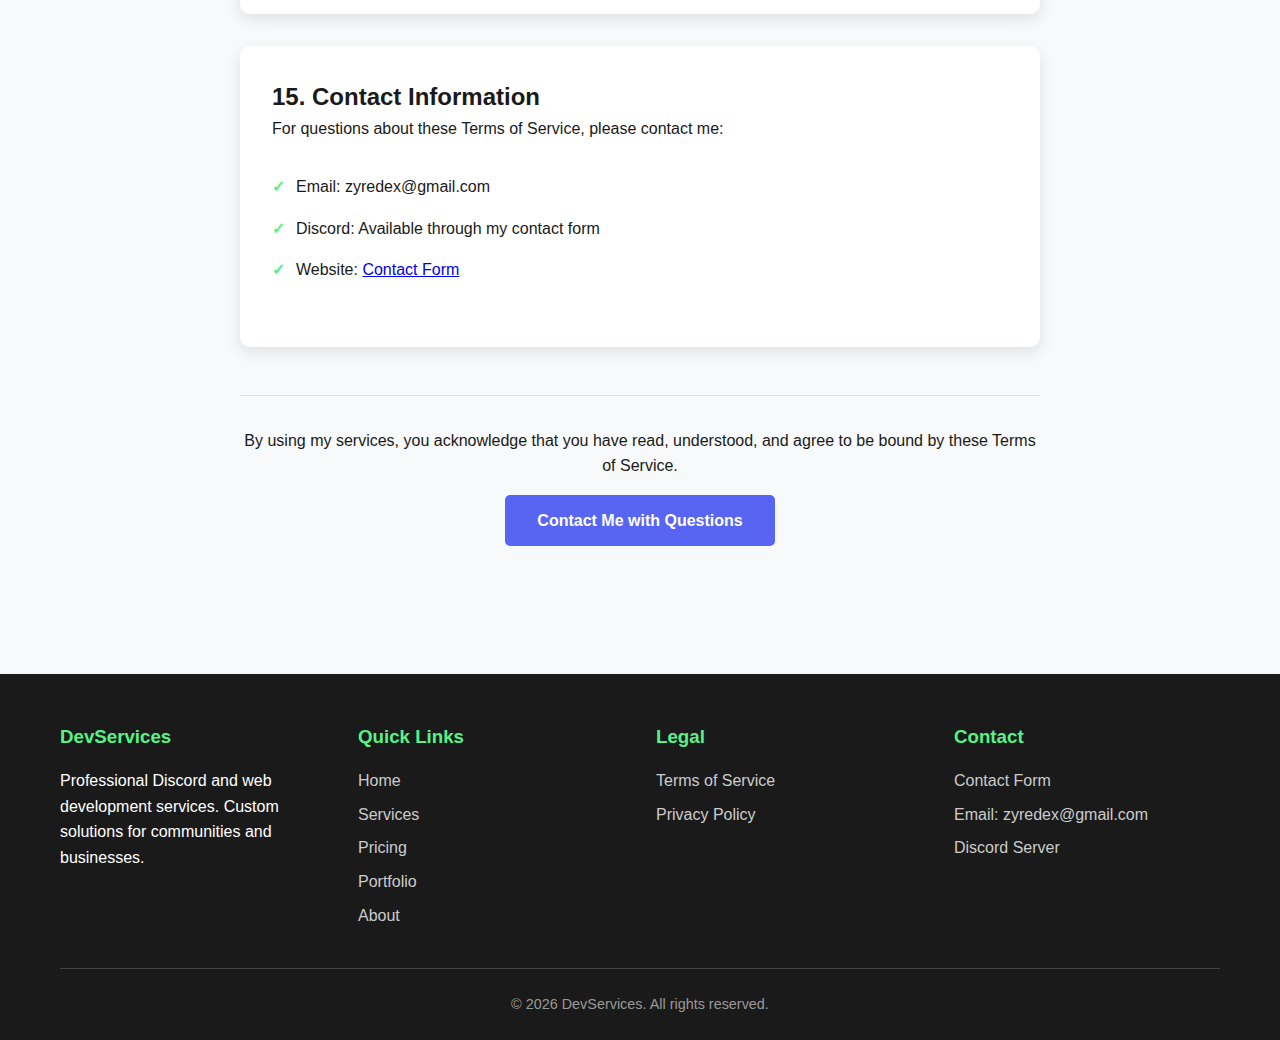
<file: terms.html>
<!DOCTYPE html>
<html lang="en">
<head>
    <meta charset="UTF-8">
    <meta name="viewport" content="width=device-width, initial-scale=1.0">
    <title>Terms of Service - DevServices</title>
    <link rel="stylesheet" href="assets/css/style.css">
    <link rel="stylesheet" href="https://cdnjs.cloudflare.com/ajax/libs/font-awesome/6.4.0/css/all.min.css">
</head>
<body>
    <!-- Navigation -->
    <nav class="navbar">
        <div class="container nav-container">
            <a href="index.html" class="logo">DevServices</a>
            <button class="mobile-menu-btn" id="mobileMenuBtn">
                <i class="fas fa-bars"></i>
            </button>
            <ul class="nav-links" id="navLinks">
                <li><a href="index.html">Home</a></li>
                <li><a href="services.html">Services</a></li>
                <li><a href="pricing.html">Pricing</a></li>
                <li><a href="portfolio.html">Portfolio</a></li>
                <li><a href="about.html">About</a></li>
                <li><a href="contact.html" class="btn">Contact</a></li>
            </ul>
        </div>
    </nav>

    <!-- Hero Section -->
    <section class="hero">
        <div class="container">
            <h1>Terms of Service</h1>
            <p>Last updated: December 2023</p>
        </div>
    </section>

    <!-- Terms Content -->
    <section class="container" style="padding: 4rem 0;">
        <div style="max-width: 800px; margin: 0 auto;">
            <div class="card" style="margin-bottom: 2rem;">
                <h2>1. Agreement to Terms</h2>
                <p>By purchasing services from DevServices ("I", "me", "my"), you ("Client", "you", "your") agree to be bound by these Terms of Service. These terms constitute a legally binding agreement between you and DevServices.</p>
            </div>
            
            <div class="card" style="margin-bottom: 2rem;">
                <h2>2. Services Offered</h2>
                <p>I provide the following services:</p>
                <ul class="feature-list">
                    <li>Discord bot development and customization</li>
                    <li>Discord server setup and configuration</li>
                    <li>Website development and design</li>
                    <li>Custom software development</li>
                    <li>Related consulting and support services</li>
                </ul>
                <p>All services are provided on a project basis as outlined in individual project proposals.</p>
            </div>
            
            <div class="card" style="margin-bottom: 2rem;">
                <h2>3. Project Acceptance & Scope</h2>
                <p><strong>3.1 Project Proposals:</strong> All projects begin with a detailed proposal outlining scope, timeline, deliverables, and pricing. This proposal must be accepted by both parties before work begins.</p>
                <p><strong>3.2 Scope Changes:</strong> Any changes to the project scope after acceptance may result in additional charges and timeline adjustments. Scope changes must be agreed upon in writing.</p>
                <p><strong>3.3 Client Responsibilities:</strong> The client agrees to provide necessary information, materials, and access in a timely manner to facilitate project completion.</p>
            </div>
            
            <div class="card" style="margin-bottom: 2rem;">
                <h2>4. Payment Terms</h2>
                <p><strong>4.1 Pricing:</strong> All prices are quoted in USD. Prices are subject to change but will be locked in for accepted projects.</p>
                <p><strong>4.2 Payment Schedule:</strong> For projects over $200:</p>
                <ul class="feature-list">
                    <li>50% deposit due before work begins</li>
                    <li>50% balance due upon project completion</li>
                </ul>
                <p><strong>4.3 Payment Methods:</strong> Payments accepted via PayPal, bank transfer, or cryptocurrency as specified in the project proposal.</p>
                <p><strong>4.4 Late Payments:</strong> Projects with overdue payments may be put on hold until payment is received. A 5% late fee may be applied to payments over 30 days late.</p>
            </div>
            
            <div class="card" style="margin-bottom: 2rem;">
                <h2>5. Delivery & Timeline</h2>
                <p><strong>5.1 Delivery Estimates:</strong> All delivery timelines are estimates based on project complexity and current workload. While I strive to meet all deadlines, they are not guaranteed.</p>
                <p><strong>5.2 Client Delays:</strong> Delays caused by the client (late responses, missing information, etc.) will extend the project timeline accordingly.</p>
                <p><strong>5.3 Project Completion:</strong> A project is considered complete when all deliverables outlined in the proposal have been provided and the final payment has been made.</p>
            </div>
            
            <div class="card" style="margin-bottom: 2rem;">
                <h2>6. Revisions & Changes</h2>
                <p><strong>6.1 Included Revisions:</strong> Each project includes a specified number of revision rounds (typically 2-3) as outlined in the project proposal.</p>
                <p><strong>6.2 Additional Revisions:</strong> Additional revisions beyond those included may incur additional charges at my standard hourly rate.</p>
                <p><strong>6.3 Change Requests:</strong> Significant changes to project requirements after work has begun may require a new project proposal and additional payment.</p>
            </div>
            
            <div class="card" style="margin-bottom: 2rem;">
                <h2>7. Refund Policy</h2>
                <p><strong>7.1 Refund Eligibility:</strong></p>
                <ul class="feature-list">
                    <li><strong>Full refund:</strong> Available if work has not yet begun</li>
                    <li><strong>Partial refund:</strong> Based on work completed if project is cancelled mid-way</li>
                    <li><strong>No refund:</strong> After final delivery and project completion</li>
                </ul>
                <p><strong>7.2 Refund Process:</strong> Refund requests must be submitted in writing. Approved refunds will be processed within 14 business days.</p>
                <p><strong>7.3 Dispute Resolution:</strong> In case of disputes, both parties agree to a 7-day negotiation period before any formal action.</p>
            </div>
            
            <div class="card" style="margin-bottom: 2rem;">
                <h2>8. Intellectual Property</h2>
                <p><strong>8.1 Client Ownership:</strong> Upon full payment, the client receives full ownership of the delivered project code and assets, excluding any third-party components.</p>
                <p><strong>8.2 My Rights:</strong> I retain the right to display the completed project in my portfolio and marketing materials unless otherwise agreed in writing.</p>
                <p><strong>8.3 Third-Party Components:</strong> Any third-party libraries, APIs, or assets used in the project remain subject to their respective licenses.</p>
            </div>
            
            <div class="card" style="margin-bottom: 2rem;">
                <h2>9. Legal & Ethical Standards</h2>
                <p><strong>9.1 Illegal Projects:</strong> I reserve the right to refuse service for any project that violates laws or platform terms of service. This includes but is not limited to:</p>
                <ul class="feature-list">
                    <li>Projects involving hacking, cheating, or unauthorized access</li>
                    <li>Projects intended for harassment, spam, or illegal activities</li>
                    <li>Projects violating Discord's Terms of Service</li>
                    <li>Projects involving illegal content or activities</li>
                </ul>
                <p><strong>9.2 Platform Compliance:</strong> All projects will be developed in compliance with relevant platform terms (Discord, web hosting, etc.).</p>
                <p><strong>9.3 Right to Terminate:</strong> I reserve the right to terminate any project if it's found to violate these terms, with refunds provided according to Section 7.</p>
            </div>
            
            <div class="card" style="margin-bottom: 2rem;">
                <h2>10. Support & Maintenance</h2>
                <p><strong>10.1 Included Support:</strong> All projects include a specified support period (typically 30-90 days) for bug fixes and minor adjustments.</p>
                <p><strong>10.2 Extended Support:</strong> Ongoing support and maintenance beyond the included period is available through monthly support plans.</p>
                <p><strong>10.3 Hosting:</strong> Unless otherwise specified, hosting is not included. I can provide hosting recommendations or services at additional cost.</p>
            </div>
            
            <div class="card" style="margin-bottom: 2rem;">
                <h2>11. Liability & Warranty</h2>
                <p><strong>11.1 Warranty:</strong> All work is guaranteed to be free from major defects for 30 days following project completion.</p>
                <p><strong>11.2 Limitation of Liability:</strong> My total liability for any claim shall not exceed the total amount paid for the project.</p>
                <p><strong>11.3 No Guarantees:</strong> While I strive for quality work, I cannot guarantee specific outcomes, performance metrics, or business results from my services.</p>
            </div>
            
            <div class="card" style="margin-bottom: 2rem;">
                <h2>12. Confidentiality</h2>
                <p><strong>12.1 Client Information:</strong> I will not disclose client information or project details to third parties without consent, except as required by law.</p>
                <p><strong>12.2 Project Details:</strong> Both parties agree to keep project discussions and materials confidential unless otherwise agreed.</p>
            </div>
            
            <div class="card" style="margin-bottom: 2rem;">
                <h2>13. Amendments</h2>
                <p>These terms may be updated from time to time. The most current version will always be posted on this website. Continued use of my services after changes constitutes acceptance of the new terms.</p>
            </div>
            
            <div class="card" style="margin-bottom: 2rem;">
                <h2>14. Governing Law</h2>
                <p>These terms shall be governed by and construed in accordance with the laws of the jurisdiction in which I operate, without regard to its conflict of law provisions.</p>
            </div>
            
            <div class="card">
                <h2>15. Contact Information</h2>
                <p>For questions about these Terms of Service, please contact me:</p>
                <ul class="feature-list">
                    <li>Email: zyredex@gmail.com</li>
                    <li>Discord: Available through my contact form</li>
                    <li>Website: <a href="contact.html">Contact Form</a></li>
                </ul>
            </div>
            
            <div style="text-align: center; margin-top: 3rem; padding-top: 2rem; border-top: 1px solid var(--border);">
                <p>By using my services, you acknowledge that you have read, understood, and agree to be bound by these Terms of Service.</p>
                <p style="margin-top: 1rem;"><a href="contact.html" class="btn">Contact Me with Questions</a></p>
            </div>
        </div>
    </section>

    <!-- Footer -->
    <footer class="footer">
        <div class="container">
            <div class="footer-content">
                <div class="footer-section">
                    <h3>DevServices</h3>
                    <p>Professional Discord and web development services. Custom solutions for communities and businesses.</p>
                </div>
                
                <div class="footer-section">
                    <h3>Quick Links</h3>
                    <ul class="footer-links">
                        <li><a href="index.html">Home</a></li>
                        <li><a href="services.html">Services</a></li>
                        <li><a href="pricing.html">Pricing</a></li>
                        <li><a href="portfolio.html">Portfolio</a></li>
                        <li><a href="about.html">About</a></li>
                    </ul>
                </div>
                
                <div class="footer-section">
                    <h3>Legal</h3>
                    <ul class="footer-links">
                        <li><a href="terms.html">Terms of Service</a></li>
                        <li><a href="privacy.html">Privacy Policy</a></li>
                    </ul>
                </div>
                
                <div class="footer-section">
                    <h3>Contact</h3>
                    <ul class="footer-links">
                        <li><a href="contact.html">Contact Form</a></li>
                        <li><a href="mailto:contact@devservices.com">Email: zyredex@gmail.com</a></li>
                        <li><a href="https://discord.gg/JgxsvNQJrV">Discord Server</a></li>
                    </ul>
                </div>
            </div>
            
            <div class="copyright">
                <p>&copy; 2026 DevServices. All rights reserved.</p>
            </div>
        </div>
    </footer>

    <script src="assets/js/script.js"></script>
</body>
</html>
</file>
<file: assets/css/style.css>
/* Reset and Base Styles */
* {
    margin: 0;
    padding: 0;
    box-sizing: border-box;
    font-family: 'Segoe UI', Tahoma, Geneva, Verdana, sans-serif;
}

:root {
    --primary: #5865F2; /* Discord blurple */
    --primary-dark: #4752C4;
    --secondary: #57F287; /* Discord green */
    --dark: #1a1a1a;
    --light: #f8f9fa;
    --gray: #6c757d;
    --border: #e0e0e0;
}

body {
    background-color: var(--light);
    color: var(--dark);
    line-height: 1.6;
}

.container {
    max-width: 1200px;
    margin: 0 auto;
    padding: 0 20px;
}

/* Navigation */
.navbar {
    background-color: white;
    box-shadow: 0 2px 10px rgba(0,0,0,0.1);
    position: sticky;
    top: 0;
    z-index: 1000;
}

.nav-container {
    display: flex;
    justify-content: space-between;
    align-items: center;
    padding: 1rem 20px;
}

.logo {
    font-size: 1.8rem;
    font-weight: 700;
    color: var(--primary);
    text-decoration: none;
}

.nav-links {
    display: flex;
    gap: 2rem;
    list-style: none;
}

.nav-links a {
    text-decoration: none;
    color: var(--dark);
    font-weight: 500;
    transition: color 0.3s;
}

.nav-links a:hover {
    color: var(--primary);
}

.mobile-menu-btn {
    display: none;
    background: none;
    border: none;
    font-size: 1.5rem;
    cursor: pointer;
}

/* Hero Section */
.hero {
    padding: 5rem 0;
    background: linear-gradient(135deg, var(--primary) 0%, var(--primary-dark) 100%);
    color: white;
    text-align: center;
}

.hero h1 {
    font-size: 3.5rem;
    margin-bottom: 1rem;
}

.hero p {
    font-size: 1.2rem;
    max-width: 600px;
    margin: 0 auto 2rem;
    opacity: 0.9;
}

/* Buttons */
.btn {
    display: inline-block;
    padding: 0.8rem 2rem;
    background-color: var(--primary);
    color: white;
    text-decoration: none;
    border-radius: 5px;
    border: none;
    cursor: pointer;
    font-weight: 600;
    transition: all 0.3s;
}

.btn:hover {
    background-color: var(--primary-dark);
    transform: translateY(-2px);
}

.btn-secondary {
    background-color: var(--secondary);
    color: var(--dark);
}

.btn-large {
    padding: 1rem 3rem;
    font-size: 1.1rem;
}

/* Cards */
.cards {
    display: grid;
    grid-template-columns: repeat(auto-fit, minmax(250px, 1fr));
    gap: 2rem;
    margin: 3rem 0;
}

.card {
    background: white;
    border-radius: 10px;
    padding: 2rem;
    box-shadow: 0 5px 15px rgba(0,0,0,0.1);
    transition: transform 0.3s;
}

.card:hover {
    transform: translateY(-5px);
}

.card h3 {
    color: var(--primary);
    margin-bottom: 1rem;
}

/* Pricing Cards */
.pricing-cards {
    display: grid;
    grid-template-columns: repeat(auto-fit, minmax(280px, 1fr));
    gap: 2rem;
    margin: 3rem 0;
}

.pricing-card {
    background: white;
    border-radius: 10px;
    padding: 2.5rem;
    text-align: center;
    box-shadow: 0 10px 30px rgba(0,0,0,0.1);
    border: 2px solid transparent;
    transition: all 0.3s;
}

.pricing-card.featured {
    border-color: var(--primary);
    transform: scale(1.05);
}

.price {
    font-size: 3rem;
    font-weight: 700;
    color: var(--primary);
    margin: 1rem 0;
}

/* Forms */
.form-group {
    margin-bottom: 1.5rem;
}

.form-group label {
    display: block;
    margin-bottom: 0.5rem;
    font-weight: 500;
}

.form-control {
    width: 100%;
    padding: 0.8rem;
    border: 1px solid var(--border);
    border-radius: 5px;
    font-size: 1rem;
}

textarea.form-control {
    min-height: 150px;
    resize: vertical;
}

/* Footer */
.footer {
    background-color: var(--dark);
    color: white;
    padding: 3rem 0 1.5rem;
    margin-top: 4rem;
}

.footer-content {
    display: grid;
    grid-template-columns: repeat(auto-fit, minmax(200px, 1fr));
    gap: 2rem;
    margin-bottom: 2rem;
}

.footer-section h3 {
    margin-bottom: 1rem;
    color: var(--secondary);
}

.footer-links {
    list-style: none;
}

.footer-links li {
    margin-bottom: 0.5rem;
}

.footer-links a {
    color: #ccc;
    text-decoration: none;
    transition: color 0.3s;
}

.footer-links a:hover {
    color: white;
}

.copyright {
    text-align: center;
    padding-top: 1.5rem;
    border-top: 1px solid #444;
    color: #999;
    font-size: 0.9rem;
}

/* Responsive Design */
@media (max-width: 768px) {
    .nav-links {
        display: none;
        position: absolute;
        top: 100%;
        left: 0;
        right: 0;
        background: white;
        flex-direction: column;
        padding: 1rem;
        box-shadow: 0 5px 10px rgba(0,0,0,0.1);
    }
    
    .nav-links.active {
        display: flex;
    }
    
    .mobile-menu-btn {
        display: block;
    }
    
    .hero h1 {
        font-size: 2.5rem;
    }
    
    .pricing-card.featured {
        transform: none;
    }
}

/* Portfolio Styles */
.portfolio-grid {
    display: grid;
    grid-template-columns: repeat(auto-fit, minmax(300px, 1fr));
    gap: 2rem;
    margin: 3rem 0;
}

.portfolio-item {
    background: white;
    border-radius: 10px;
    overflow: hidden;
    box-shadow: 0 5px 15px rgba(0,0,0,0.1);
}

.portfolio-img {
    width: 100%;
    height: 200px;
    background: linear-gradient(135deg, #667eea 0%, #764ba2 100%);
    display: flex;
    align-items: center;
    justify-content: center;
    color: white;
    font-size: 1.5rem;
    font-weight: 600;
}

.portfolio-content {
    padding: 1.5rem;
}

/* Service Page Styles */
.service-detail {
    background: white;
    border-radius: 10px;
    padding: 2.5rem;
    margin: 2rem 0;
    box-shadow: 0 5px 15px rgba(0,0,0,0.05);
}

.feature-list {
    list-style: none;
    margin: 1.5rem 0;
}

.feature-list li {
    padding: 0.5rem 0;
    padding-left: 1.5rem;
    position: relative;
}

.feature-list li:before {
    content: "✓";
    color: var(--secondary);
    font-weight: bold;
    position: absolute;
    left: 0;
}
</file>
